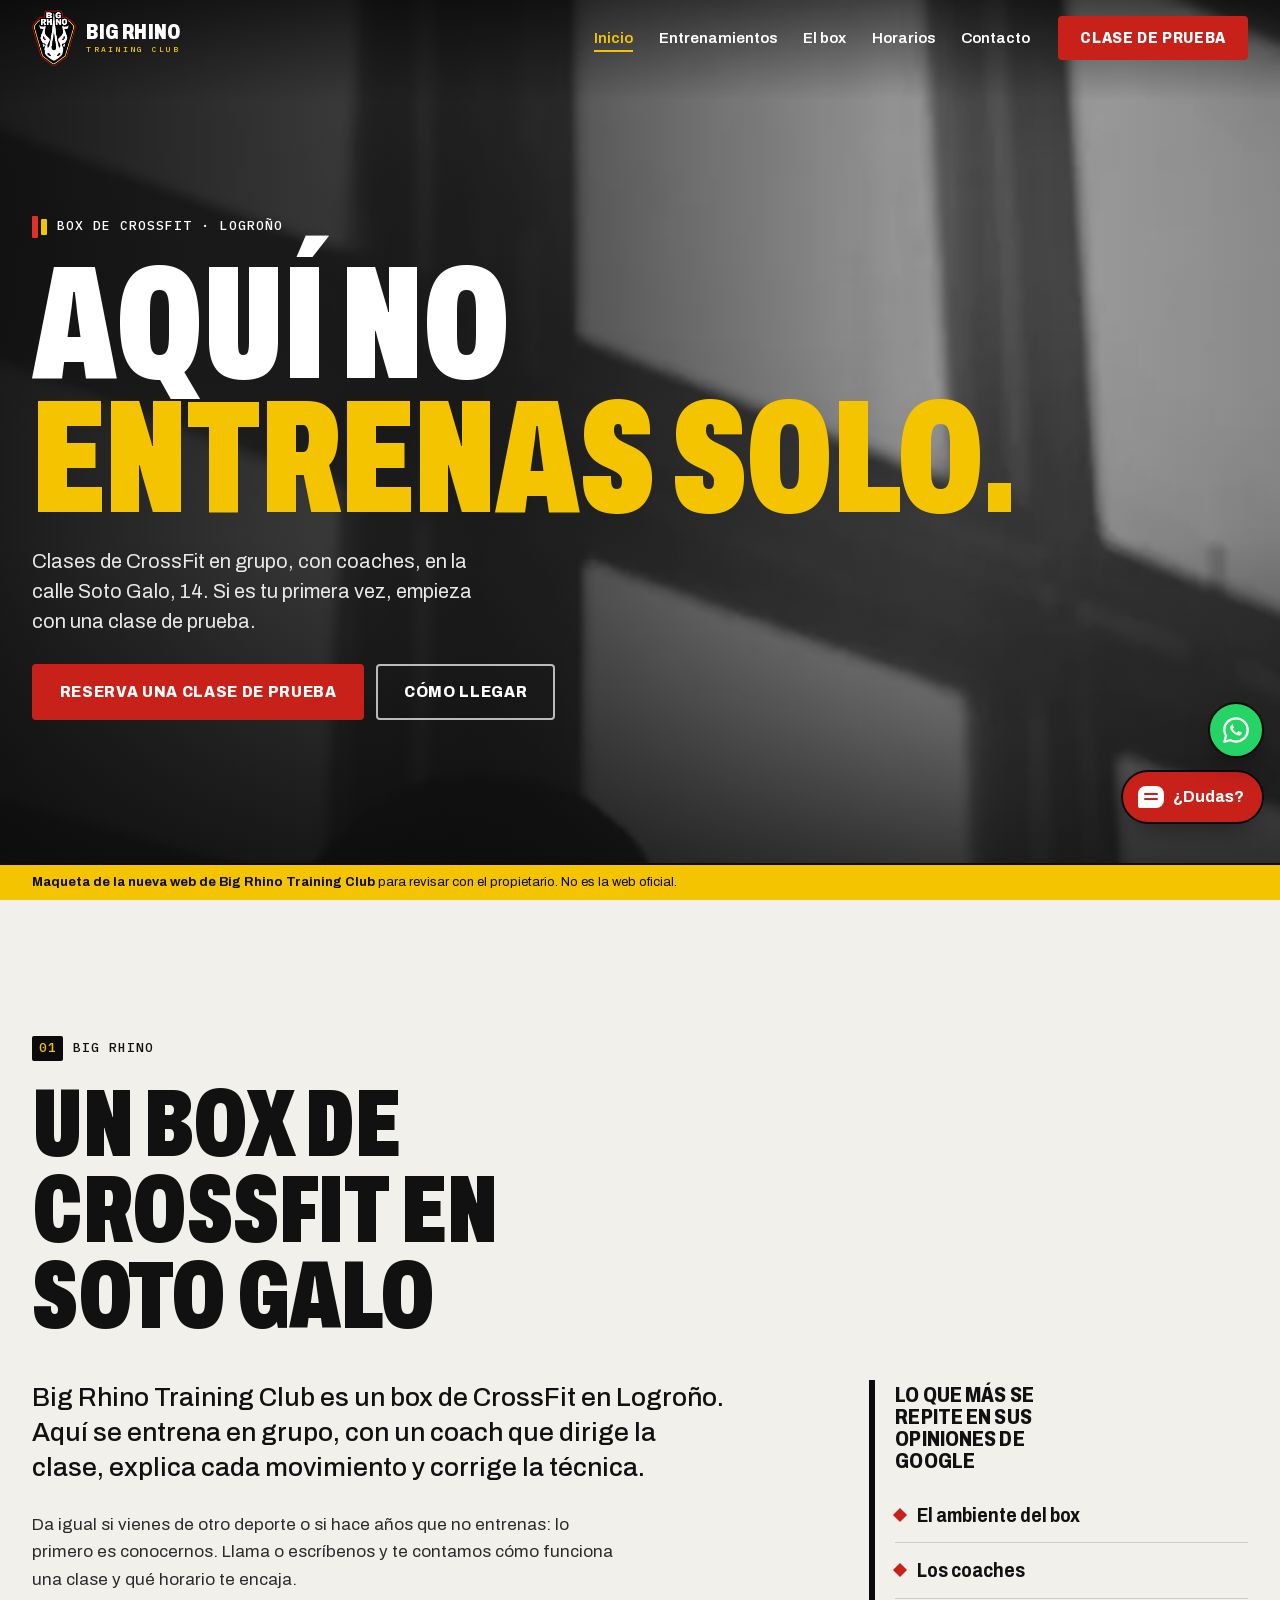
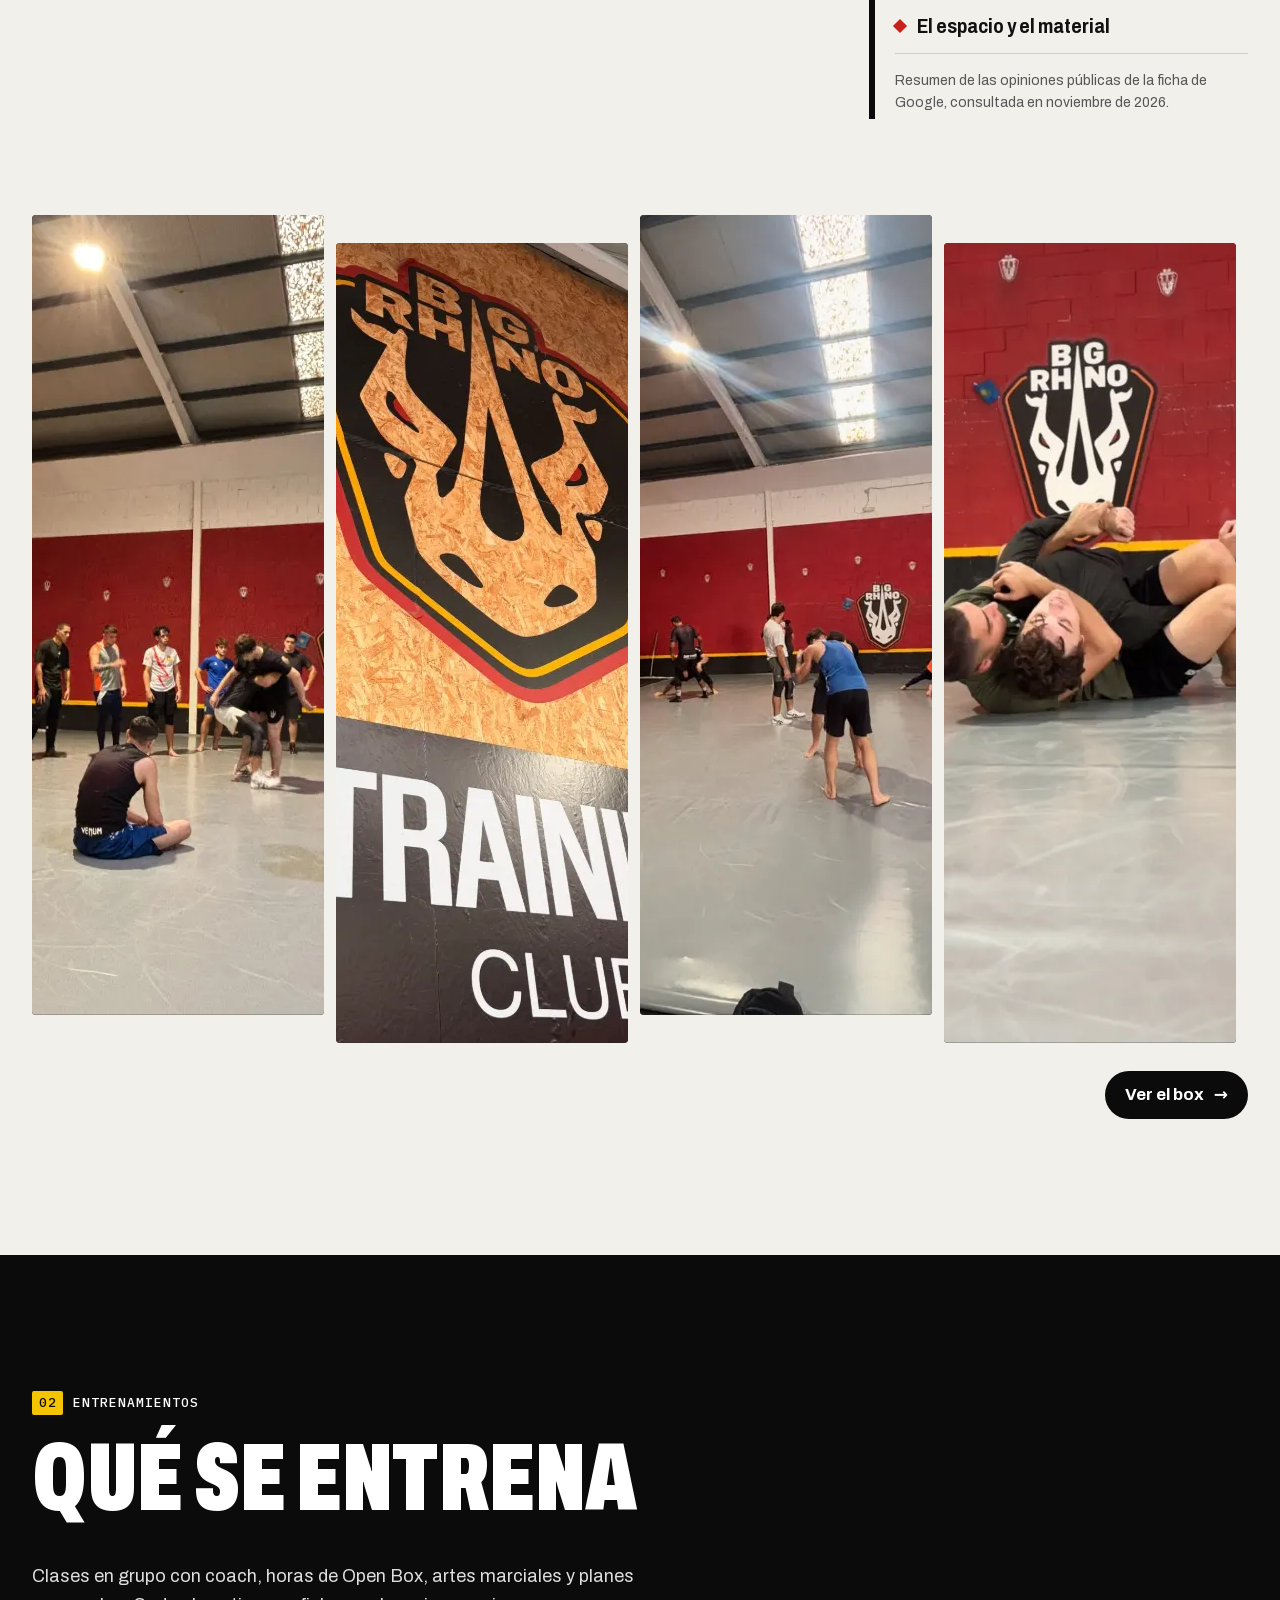
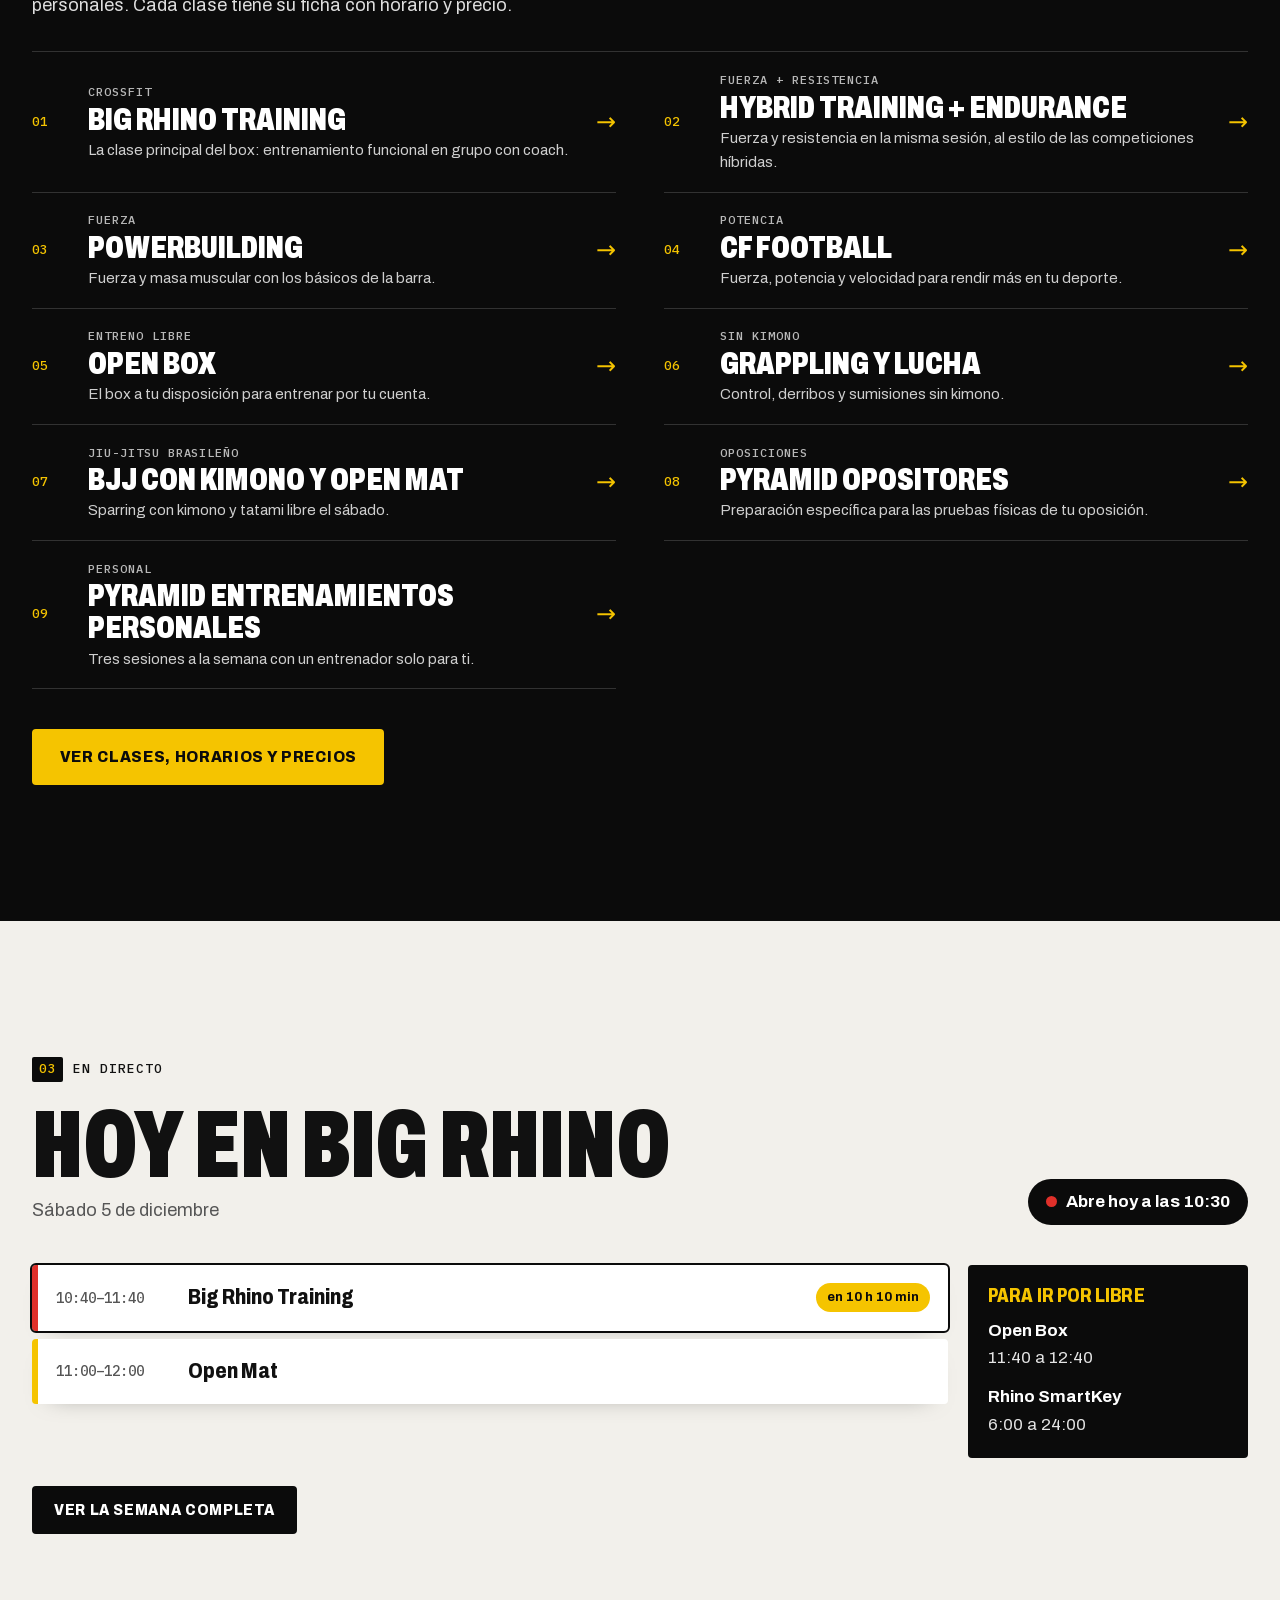
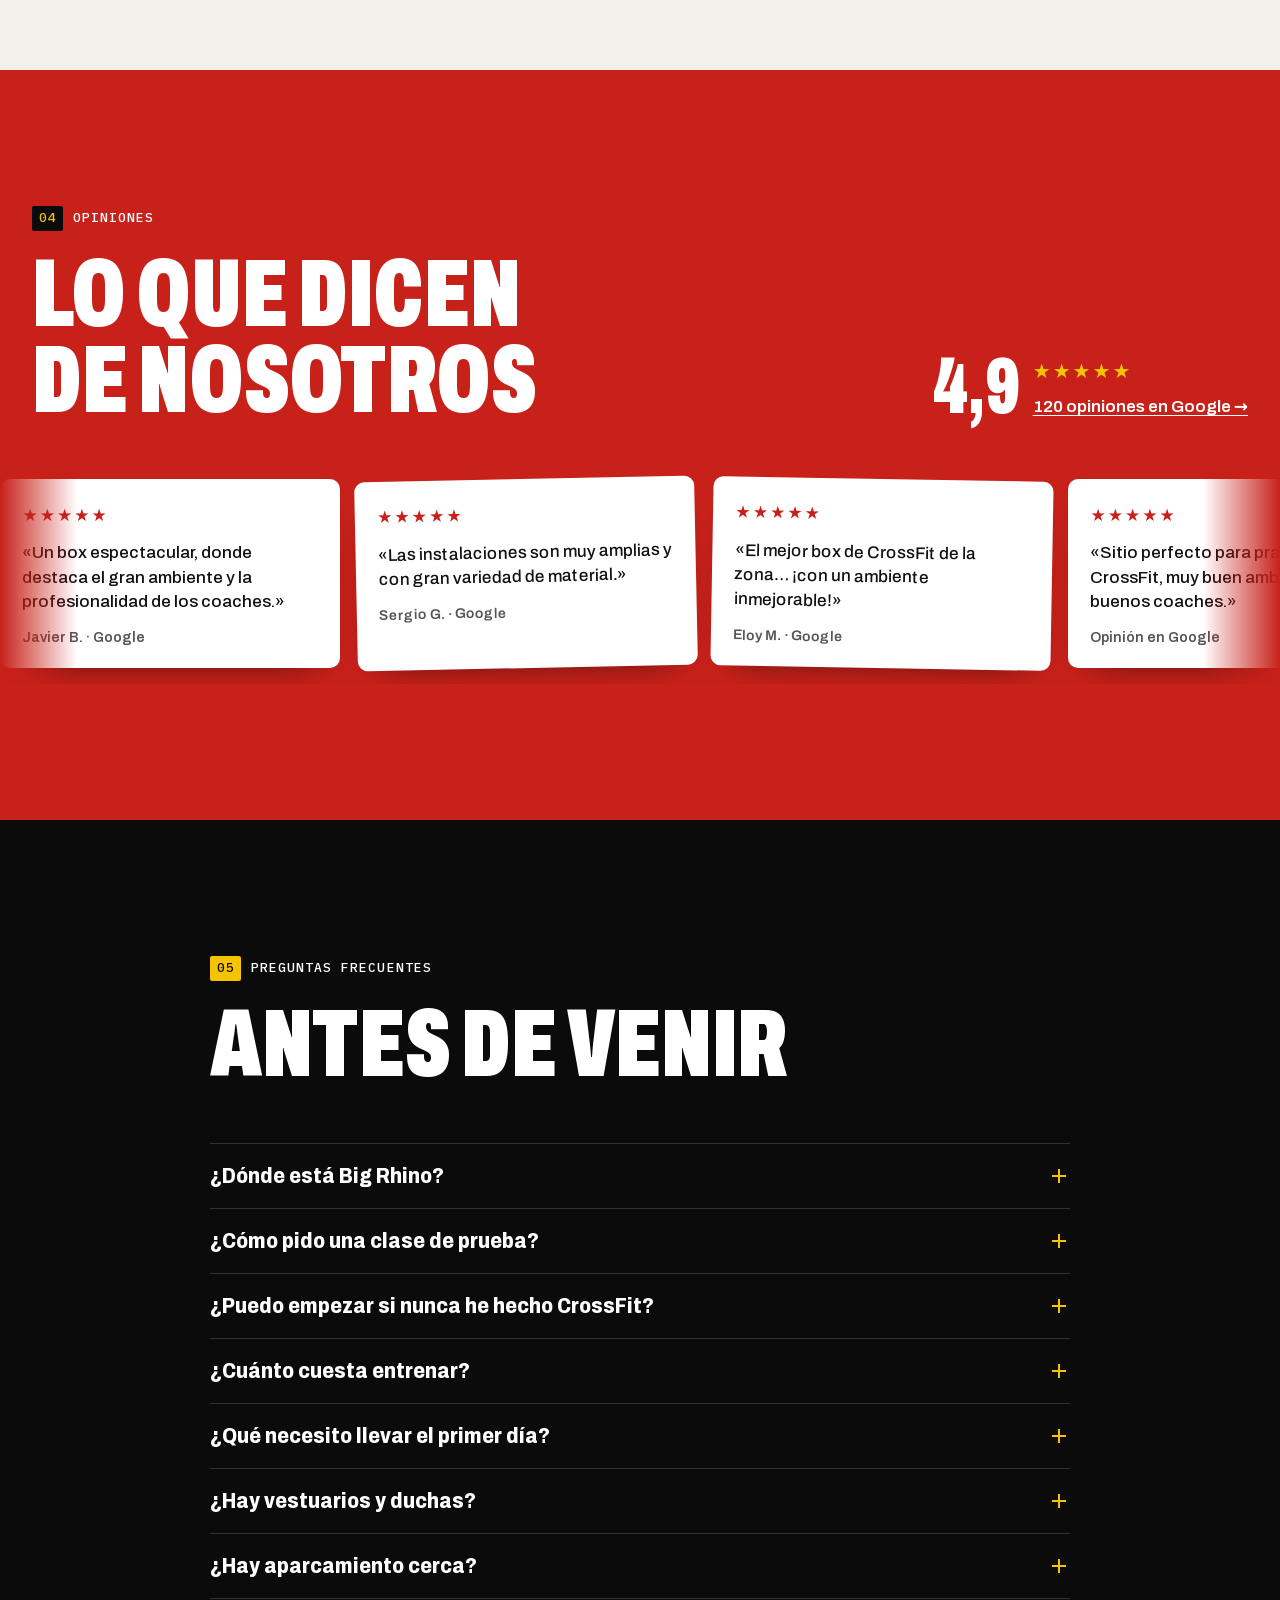
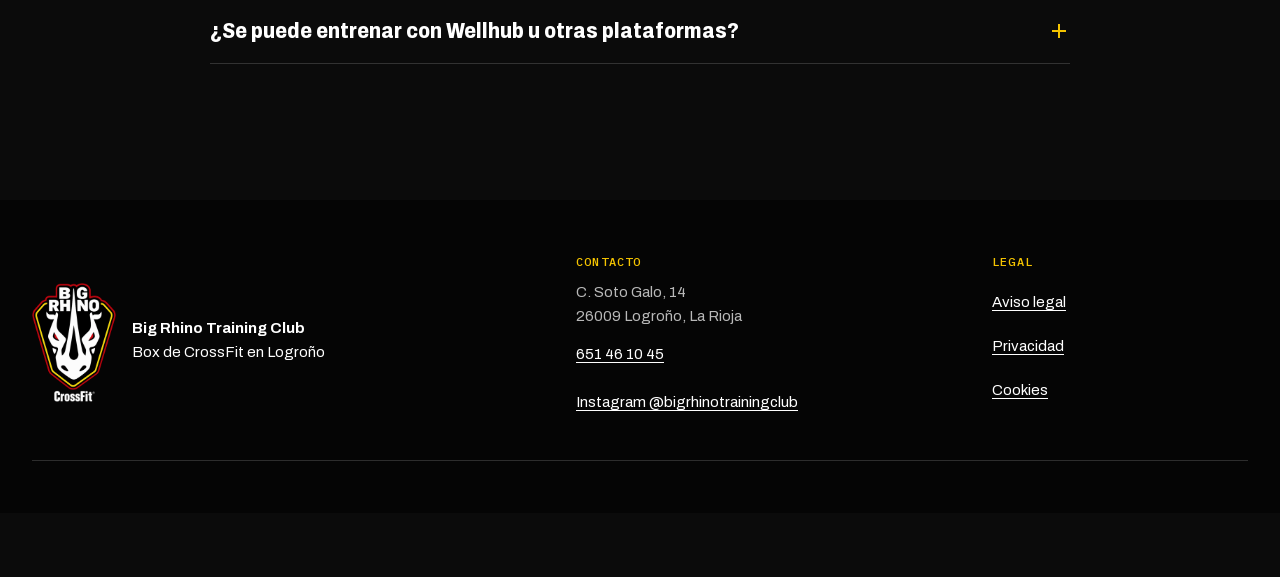
<file: index.html>
<!doctype html>
<html lang="es">
<head>
  <meta charset="utf-8">
  <meta name="viewport" content="width=device-width, initial-scale=1, viewport-fit=cover">
  <title>Big Rhino Training Club | Box de CrossFit en Logroño</title>
  <meta name="description" content="Box de CrossFit en Logroño, en la calle Soto Galo, 14. Entrena en grupo con coaches, pide una clase de prueba por teléfono o Instagram y encuentra cómo llegar.">
  <!-- BORRADOR: quitar esta línea cuando el propietario apruebe la web y haya dominio definitivo -->
  <meta name="robots" content="noindex, nofollow">
  <meta name="theme-color" content="#0b0b0b">
  <meta property="og:type" content="website">
  <meta property="og:locale" content="es_ES">
  <meta property="og:title" content="Big Rhino Training Club · Box de CrossFit en Logroño">
  <meta property="og:description" content="Entrena CrossFit en grupo en la calle Soto Galo, 14, Logroño. Pide tu clase de prueba.">
  <link rel="icon" href="favicon.png" type="image/png">
  <link rel="apple-touch-icon" href="apple-touch-icon.png">
  <link rel="preload" href="assets/fonts/archivo-var-latin.woff2" as="font" type="font/woff2" crossorigin>
  <link rel="stylesheet" href="assets/css/styles.css?v=34">
  <script src="assets/js/telon.js?v=4"></script>
  <script>
    /* Animación de entrada: una sola vez por navegador y nunca con «reducir movimiento». */
    (function () {
      var d = document.documentElement, visto = false;
      d.classList.add('js');
      try { visto = localStorage.getItem('br-intro') === '1'; } catch (e) { visto = true; }
      // Si se llega desde otra página con el telón, no se repite la intro 3D.
      if (!visto && !d.classList.contains('telon-entrada') && !matchMedia('(prefers-reduced-motion: reduce)').matches) d.classList.add('con-intro');
    })();
  </script>
  <!-- Datos estructurados: solo lo confirmado (nombre, dirección, teléfono, Instagram). Sin horarios ni valoraciones. -->
  <script type="application/ld+json">
  {
    "@context": "https://schema.org",
    "@type": "ExerciseGym",
    "name": "Big Rhino Training Club",
    "telephone": "+34 651 46 10 45",
    "address": {
      "@type": "PostalAddress",
      "streetAddress": "C. Soto Galo, 14",
      "postalCode": "26009",
      "addressLocality": "Logroño",
      "addressRegion": "La Rioja",
      "addressCountry": "ES"
    },
    "sameAs": ["https://www.instagram.com/bigrhinotrainingclub/"]
  }
  </script>
</head>
<body>
  <a class="saltar-enlace" href="#contenido">Saltar al contenido</a>

  <!-- Animación 3D de entrada: la cámara atraviesa el logo y entra en la web.
       No bloquea (pointer-events: none), dura 2,3 s, se salta con cualquier tecla, clic, rueda o gesto,
       solo sale en la primera visita y nunca con «reducir movimiento». -->
  <div class="intro" id="intro" aria-hidden="true">
    <div class="intro__escena">
      <div class="intro__logo" id="intro-logo">
        <img class="intro__capa intro__canto" style="--i:6" data-src="assets/img/logo/capa-base.webp" alt="">
        <img class="intro__capa intro__canto" style="--i:5" data-src="assets/img/logo/capa-base.webp" alt="">
        <img class="intro__capa intro__canto" style="--i:4" data-src="assets/img/logo/capa-base.webp" alt="">
        <img class="intro__capa intro__canto" style="--i:3" data-src="assets/img/logo/capa-base.webp" alt="">
        <img class="intro__capa intro__canto" style="--i:2" data-src="assets/img/logo/capa-base.webp" alt="">
        <img class="intro__capa intro__canto" style="--i:1" data-src="assets/img/logo/capa-base.webp" alt="">
        <img class="intro__capa intro__base" data-src="assets/img/logo/capa-base.webp" alt="">
        <img class="intro__capa intro__anillo" data-src="assets/img/logo/capa-anillo.webp" alt="">
        <img class="intro__capa intro__rino" data-src="assets/img/logo/capa-rino.webp" alt="">
        <img class="intro__crossfit" data-src="assets/img/logo/crossfit-blanco.webp" alt="">
      </div>
    </div>
  </div>
  <script>
    /* Intro: descarga las capas solo si hace falta, espera a que estén cargadas (máx. 1 s)
       y se retira sola al terminar. Cualquier tecla, clic o rueda la corta. */
    (function () {
      var d = document.documentElement, intro = document.getElementById('intro');
      if (!d.classList.contains('con-intro')) { intro.remove(); return; }
      try { localStorage.setItem('br-intro', '1'); } catch (e) {}
      var imgs = [].slice.call(intro.querySelectorAll('img[data-src]')), hecho = false, empezada = false;
      function quitar() { d.classList.remove('con-intro', 'intro-en-marcha'); intro.remove(); }
      function terminar(rapido) {
        if (hecho) return; hecho = true;
        ['keydown', 'pointerdown', 'wheel', 'touchmove'].forEach(function (t) { removeEventListener(t, cortar); });
        if (rapido === true) { intro.classList.add('intro--fuera'); setTimeout(quitar, 260); }
        else quitar();
      }
      function cortar() { terminar(true); }
      ['keydown', 'pointerdown', 'wheel', 'touchmove'].forEach(function (t) { addEventListener(t, cortar, { passive: true }); });
      function empezar() {
        if (empezada || hecho) return; empezada = true;
        intro.classList.add('intro--lista'); d.classList.add('intro-en-marcha');
        setTimeout(terminar, 2350);
      }
      imgs.forEach(function (i) { i.src = i.getAttribute('data-src'); });
      var unicas = [].slice.call(intro.querySelectorAll('.intro__base, .intro__anillo, .intro__rino, .intro__crossfit'));
      var faltan = unicas.length;
      unicas.forEach(function (i) {
        function una() { if (--faltan === 0) empezar(); }
        if (i.complete && i.naturalWidth) una();
        else { i.addEventListener('load', una, { once: true }); i.addEventListener('error', cortar, { once: true }); }
      });
      setTimeout(function () { if (!empezada) terminar(true); }, 1000); // conexión lenta: sin intro
    })();
  </script>

  <div class="aviso-borrador" id="aviso-borrador" hidden>
    <p><strong>Maqueta de la nueva web de Big Rhino Training Club</strong> para revisar con el propietario. No es la web oficial.</p>
  </div>

  <header class="cabecera" id="cabecera">
    <div class="cabecera__in">
      <a class="marca" href="#inicio" aria-label="Big Rhino Training Club, ir al inicio">
        <img class="marca__emblema" src="assets/img/logo/logo-escudo-160.webp" width="160" height="203" alt="">
        <span class="marca__texto">Big Rhino <small>Training Club</small></span>
      </a>
      <button class="menu-boton" id="menu-boton" type="button" aria-expanded="false" aria-controls="menu">
        <span class="menu-boton__barras" aria-hidden="true"></span>
        <span class="menu-boton__texto">Menú</span>
      </button>
      <nav class="menu" id="menu" aria-label="Principal">
        <ul>
          <li><a href="#inicio" aria-current="page">Inicio</a></li>
          <li><a href="clases.html">Entrenamientos</a></li>
          <li><a href="box.html">El box</a></li>
          <li><a href="horarios.html">Horarios</a></li>
          <li><a href="contacto.html">Contacto</a></li>
        </ul>
        <a class="boton boton--rojo menu__cta" href="prueba.html">Clase de prueba</a>
      </nav>
    </div>
  </header>

  <main id="contenido">
    <!-- ============================================================ PORTADA -->
    <section class="portada" id="inicio" aria-labelledby="titulo-portada">
      <div class="portada__medio" id="portada-medio">
        <picture>
          <source media="(min-width: 900px)" srcset="assets/img/portada-poster-1280.webp" type="image/webp">
          <source media="(min-width: 900px)" srcset="assets/img/portada-poster-1280.jpg">
          <source srcset="assets/img/portada-poster-movil.webp" type="image/webp">
          <img class="portada__poster" src="assets/img/portada-poster-movil.jpg" alt="" width="540" height="960" fetchpriority="high">
        </picture>
        <!-- El vídeo lo añade main.js (horizontal en escritorio, vertical en móvil), salvo con «ahorro de datos» o «reducir movimiento». -->
      </div>
      <div class="portada__velo" aria-hidden="true"></div>

      <div class="portada__contenido">
        <p class="etiqueta"><span class="discos" aria-hidden="true"></span>Box de CrossFit · Logroño</p>
        <h1 class="portada__titulo" id="titulo-portada">
          <span class="portada__linea">Aquí no</span>
          <span class="portada__linea">entrenas solo.</span>
        </h1>
        <p class="portada__frase">Clases de CrossFit en grupo, con coaches, en la calle Soto Galo, 14. Si es tu primera vez, empieza con una clase de prueba.</p>
        <div class="portada__acciones">
          <a class="boton boton--rojo boton--grande" href="prueba.html">Reserva una clase de prueba</a>
          <a class="boton boton--claro boton--grande" data-enlace="comoLlegar" href="https://www.google.com/maps/dir/?api=1&amp;destination=Big+Rhino+Training+Club%2C+C.+Soto+Galo+14%2C+26009+Logro%C3%B1o" target="_blank" rel="noopener">Cómo llegar</a>
        </div>
        <p class="valoracion" id="valoracion" hidden></p>
      </div>

      <div class="portada__pie" id="portada-pie">
        <p class="portada__aviso" id="aviso-stock">Imagen de stock ilustrativa (Pexels). No es Big Rhino.</p>
      </div>
    </section>

    <!-- ====================================================== PRESENTACIÓN -->
    <section class="seccion seccion--papel" id="presentacion" aria-labelledby="titulo-box">
      <div class="contenedor rejilla-box">
        <header class="seccion__cabeza">
          <p class="indice"><span>01</span> Big Rhino</p>
          <h2 id="titulo-box">Un box de CrossFit en Soto Galo</h2>
        </header>
        <div class="box__texto">
          <p class="entradilla">Big Rhino Training Club es un box de CrossFit en Logroño. Aquí se entrena en grupo, con un coach que dirige la clase, explica cada movimiento y corrige la técnica.</p>
          <p>Da igual si vienes de otro deporte o si hace años que no entrenas: lo primero es conocernos. Llama o escríbenos y te contamos cómo funciona una clase y qué horario te encaja.</p>
        </div>
        <aside class="box__opiniones" aria-labelledby="titulo-opiniones">
          <h3 id="titulo-opiniones">Lo que más se repite en sus opiniones de Google</h3>
          <ul class="lista-marcas">
            <li>El ambiente del box</li>
            <li>Los coaches</li>
            <li>El espacio y el material</li>
          </ul>
          <p class="fuente">Resumen de las opiniones públicas de la ficha de Google, consultada en noviembre de 2026.</p>
        </aside>
      </div>
      <div class="contenedor tira-box" id="tira-box" aria-label="Fotos del box">
        <div class="tira-box__fotos" id="tira-fotos"></div>
        <a class="tira-box__mas" href="box.html"><span>Ver el box</span><span aria-hidden="true">→</span></a>
      </div>
    </section>

    <!-- ===================================================== ENTRENAMIENTOS -->
    <section class="seccion seccion--negra" id="entrenamientos" aria-labelledby="titulo-entrenamientos">
      <div class="contenedor">
        <header class="seccion__cabeza">
          <p class="indice"><span>02</span> Entrenamientos</p>
          <h2 id="titulo-entrenamientos">Qué se entrena</h2>
        </header>
        <p class="entrenamientos__intro">Clases en grupo con coach, horas de Open Box, artes marciales y planes personales. Cada clase tiene su ficha con horario y precio.</p>
        <div class="modalidades" id="modalidades"></div>
        <p class="entrenamientos__mas"><a class="boton boton--amarillo boton--grande" href="clases.html">Ver clases, horarios y precios</a></p>
      </div>
    </section>

    <!-- ====================================================== HOY EN EL BOX -->
    <section class="seccion seccion--papel hoy" id="hoy" aria-labelledby="titulo-hoy">
      <div class="contenedor">
        <header class="hoy__cabeza">
          <div>
            <p class="indice"><span>03</span> En directo</p>
            <h2 id="titulo-hoy">Hoy en Big Rhino</h2>
            <p class="hoy__fecha" id="hoy-fecha"></p>
          </div>
          <p class="hoy__estado" id="hoy-estado" hidden></p>
        </header>
        <div class="hoy__cuerpo">
          <ol class="hoy__clases" id="hoy-clases" aria-label="Clases de hoy"></ol>
          <aside class="hoy__lateral" id="hoy-lateral"></aside>
        </div>
        <p class="hoy__mas"><a class="boton boton--negro" href="horarios.html">Ver la semana completa</a></p>
      </div>
    </section>

    <!-- ========================================================= OPINIONES -->
    <section class="seccion seccion--roja opiniones" id="opiniones" aria-labelledby="titulo-opiniones-g" hidden>
      <div class="contenedor opiniones__cabeza">
        <div>
          <p class="indice"><span>04</span> Opiniones</p>
          <h2 id="titulo-opiniones-g">Lo que dicen de nosotros</h2>
        </div>
        <a class="opiniones__nota" id="opiniones-nota" target="_blank" rel="noopener"></a>
      </div>
      <div class="opiniones__pista" id="opiniones-pista"></div>
    </section>

    <!-- =============================================================== FAQ -->
    <section class="seccion seccion--negra" id="preguntas" aria-labelledby="titulo-faq">
      <div class="contenedor contenedor--estrecho">
        <header class="seccion__cabeza">
          <p class="indice"><span>05</span> Preguntas frecuentes</p>
          <h2 id="titulo-faq">Antes de venir</h2>
        </header>
        <div class="faq" id="faq"></div>
      </div>
    </section>
  </main>

  <footer class="pie">
    <div class="contenedor pie__rejilla">
      <div class="pie__marca">
        <img class="pie__emblema" src="assets/img/logo/logo-completo-blanco-480.webp" width="480" height="677" alt="" loading="lazy">
        <p><strong>Big Rhino Training Club</strong><br>Box de CrossFit en Logroño</p>
      </div>
      <div>
        <h2 class="pie__titulo">Contacto</h2>
        <p data-direccion>C. Soto Galo, 14<br>26009 Logroño, La Rioja</p>
        <p><a data-tel href="tel:+34651461045">651 46 10 45</a></p>
        <p><a data-enlace="instagram" href="https://www.instagram.com/bigrhinotrainingclub/" target="_blank" rel="noopener">Instagram @bigrhinotrainingclub</a></p>
      </div>
      <div>
        <h2 class="pie__titulo">Legal</h2>
        <ul class="pie__lista">
          <li><a href="aviso-legal.html">Aviso legal</a></li>
          <li><a href="privacidad.html">Privacidad</a></li>
          <li><a href="cookies.html">Cookies</a></li>
        </ul>
      </div>
    </div>
    <div class="contenedor pie__creditos">
      <p id="credito-video">Vídeo de portada: Tima Miroshnichenko en Pexels (licencia de Pexels). Imagen ilustrativa, no corresponde a Big Rhino.</p>
    </div>
  </footer>

  <script src="assets/js/config.js?v=16"></script>
  <script src="assets/js/main.js?v=24" defer></script>
  <script src="assets/js/asistente.js?v=3" defer></script>
</body>
</html>
</file>
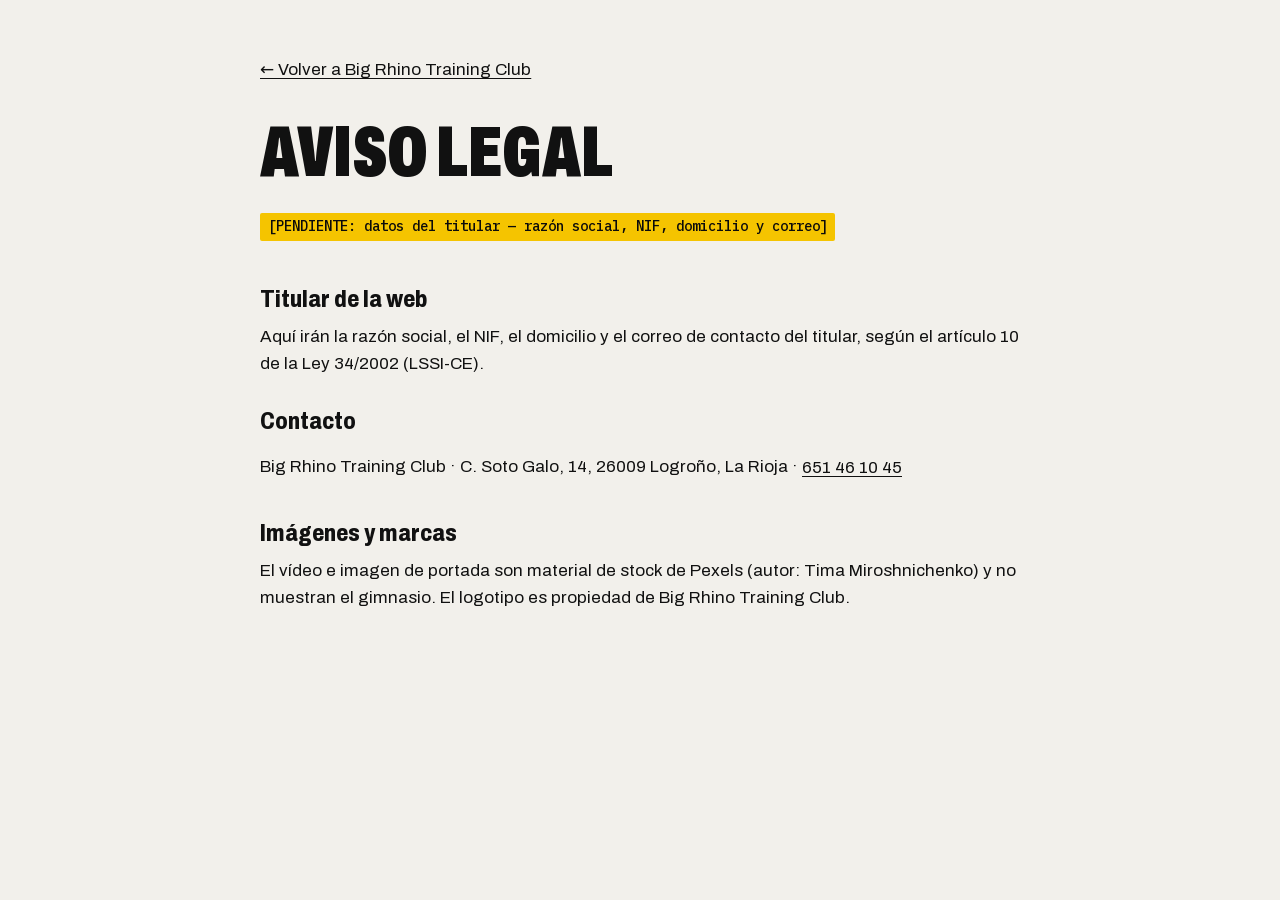
<file: aviso-legal.html>
<!doctype html>
<html lang="es">
<head>
  <meta charset="utf-8">
  <meta name="viewport" content="width=device-width, initial-scale=1">
  <title>Aviso legal | Big Rhino Training Club</title>
  <meta name="robots" content="noindex">
  <link rel="icon" href="favicon.png" type="image/png">
  <link rel="stylesheet" href="assets/css/styles.css?v=34">
  <script src="assets/js/telon.js?v=4"></script>
</head>
<body class="legal">
  <main>
    <p><a href="index.html">← Volver a Big Rhino Training Club</a></p>
    <h1>Aviso legal</h1>
    <p class="pendiente">[PENDIENTE: datos del titular — razón social, NIF, domicilio y correo]</p>
    <h2>Titular de la web</h2>
    <p>Aquí irán la razón social, el NIF, el domicilio y el correo de contacto del titular, según el artículo 10 de la Ley 34/2002 (LSSI-CE).</p>
    <h2>Contacto</h2>
    <p>Big Rhino Training Club · C. Soto Galo, 14, 26009 Logroño, La Rioja · <a href="tel:+34651461045">651 46 10 45</a></p>
    <h2>Imágenes y marcas</h2>
    <p>El vídeo e imagen de portada son material de stock de Pexels (autor: Tima Miroshnichenko) y no muestran el gimnasio. El logotipo es propiedad de Big Rhino Training Club.</p>
  </main>
</body>
</html>
</file>
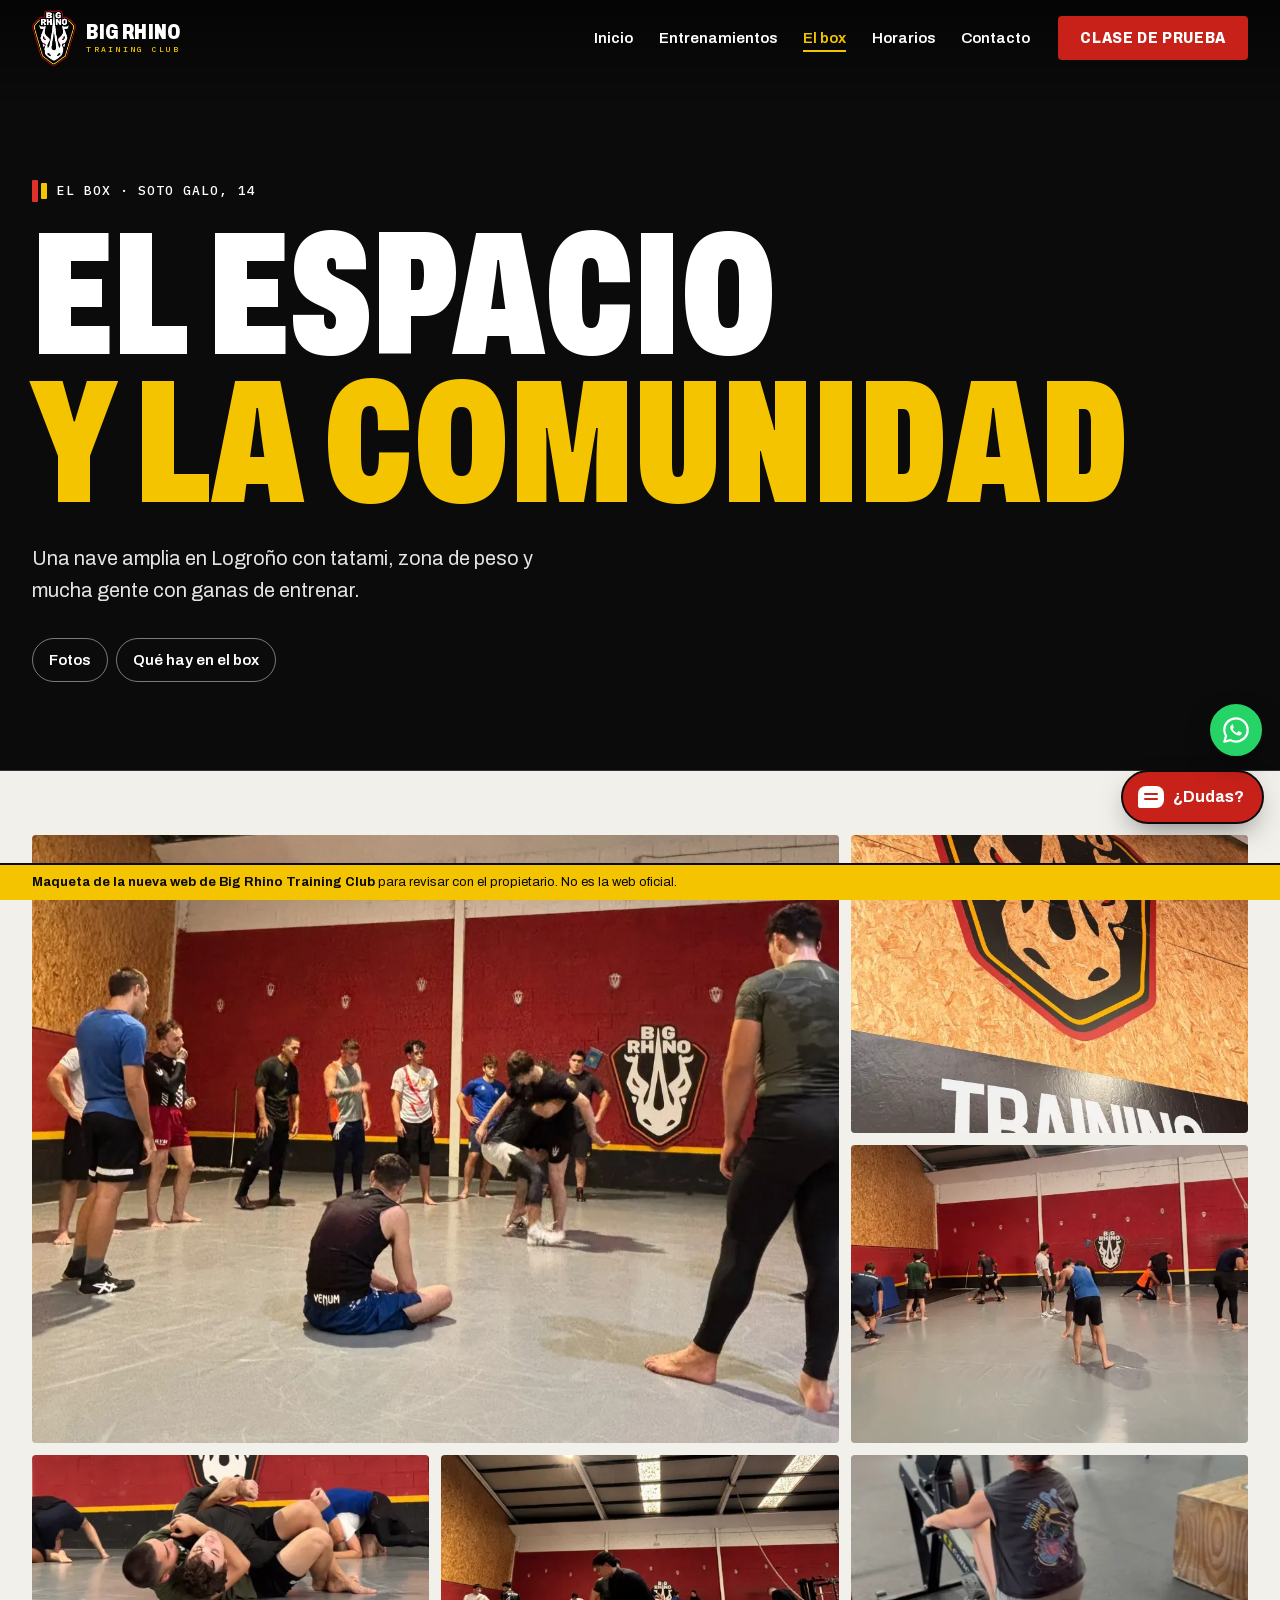
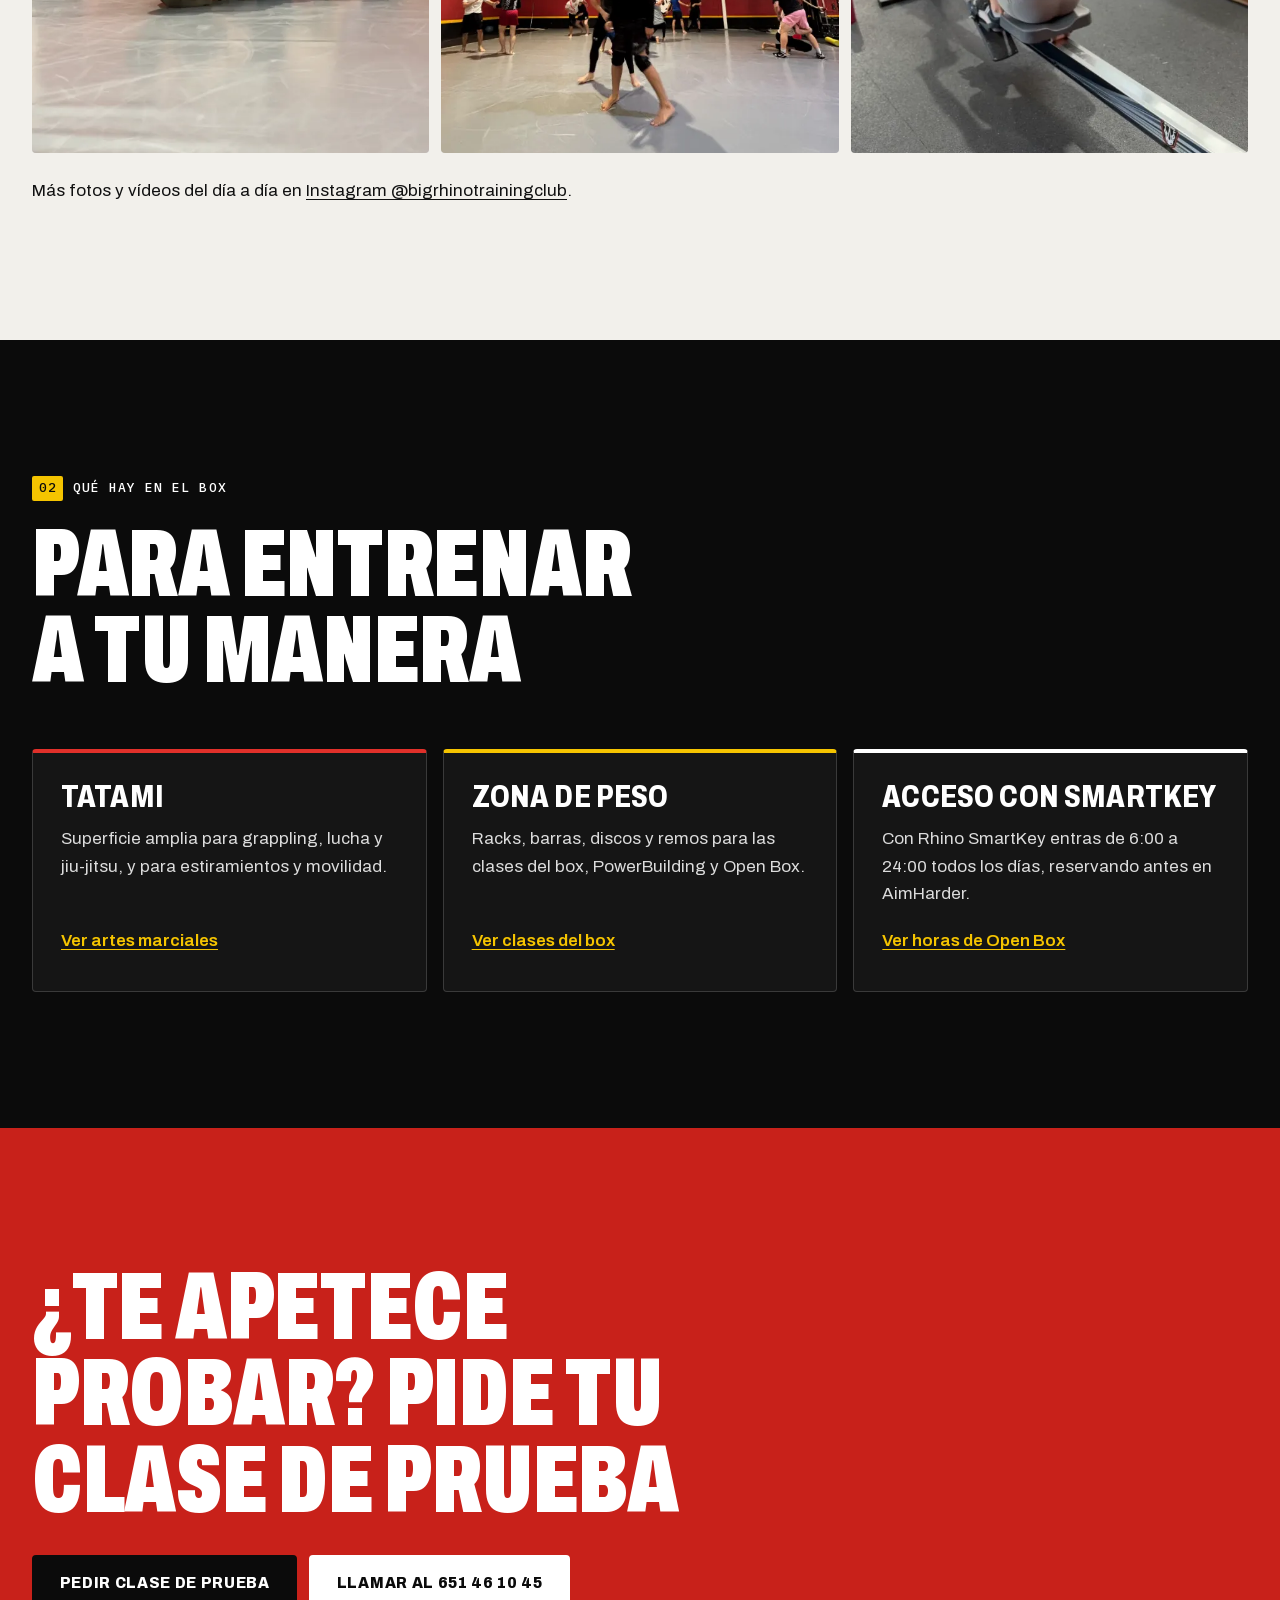
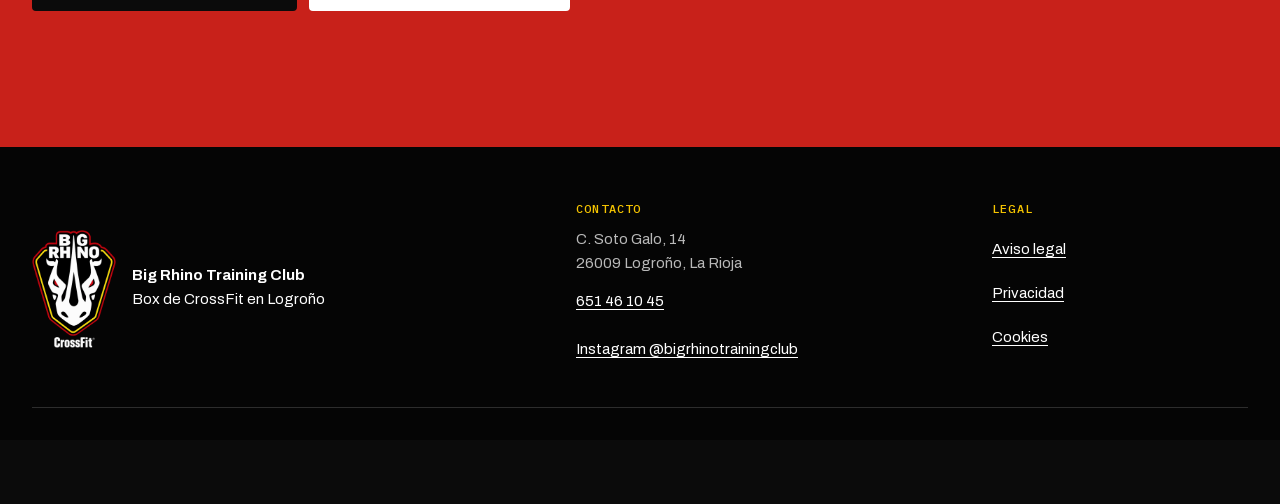
<file: box.html>
<!doctype html>
<html lang="es">
<head>
  <meta charset="utf-8">
  <meta name="viewport" content="width=device-width, initial-scale=1, viewport-fit=cover">
  <title>El box | Big Rhino Training Club, Logroño</title>
  <meta name="description" content="Fotos del box de Big Rhino Training Club en C. Soto Galo, 14, Logroño: tatami, zona de peso y la gente que entrena allí.">
  <!-- BORRADOR: quitar esta línea cuando el propietario apruebe la web y haya dominio definitivo -->
  <meta name="robots" content="noindex, nofollow">
  <meta name="theme-color" content="#0b0b0b">
  <meta property="og:type" content="website">
  <meta property="og:locale" content="es_ES">
  <meta property="og:title" content="El box · Big Rhino Training Club">
  <meta property="og:description" content="El espacio y la comunidad de Big Rhino en Soto Galo, 14, Logroño.">
  <link rel="icon" href="favicon.png" type="image/png">
  <link rel="apple-touch-icon" href="apple-touch-icon.png">
  <link rel="preload" href="assets/fonts/archivo-var-latin.woff2" as="font" type="font/woff2" crossorigin>
  <link rel="stylesheet" href="assets/css/styles.css?v=34">
  <script>document.documentElement.classList.add('js');</script>
  <script src="assets/js/telon.js?v=4"></script>
</head>
<body class="pagina-clases pagina-box">
  <a class="saltar-enlace" href="#contenido">Saltar al contenido</a>

  <div class="aviso-borrador" id="aviso-borrador" hidden>
    <p><strong>Maqueta de la nueva web de Big Rhino Training Club</strong> para revisar con el propietario. No es la web oficial.</p>
  </div>

  <header class="cabecera cabecera--solida" id="cabecera">
    <div class="cabecera__in">
      <a class="marca" href="index.html" aria-label="Big Rhino Training Club, ir al inicio">
        <img class="marca__emblema" src="assets/img/logo/logo-escudo-160.webp" width="160" height="203" alt="">
        <span class="marca__texto">Big Rhino <small>Training Club</small></span>
      </a>
      <button class="menu-boton" id="menu-boton" type="button" aria-expanded="false" aria-controls="menu">
        <span class="menu-boton__barras" aria-hidden="true"></span>
        <span class="menu-boton__texto">Menú</span>
      </button>
      <nav class="menu" id="menu" aria-label="Principal">
        <ul>
          <li><a href="index.html">Inicio</a></li>
          <li><a href="clases.html">Entrenamientos</a></li>
          <li><a href="box.html" aria-current="page">El box</a></li>
          <li><a href="horarios.html">Horarios</a></li>
          <li><a href="contacto.html">Contacto</a></li>
        </ul>
        <a class="boton boton--rojo menu__cta" href="prueba.html">Clase de prueba</a>
      </nav>
    </div>
  </header>

  <main id="contenido">
    <!-- ======================================================= CABECERA -->
    <section class="clases-portada" aria-labelledby="titulo-box-pag">
      <div class="contenedor">
        <p class="etiqueta"><span class="discos" aria-hidden="true"></span>El box · Soto Galo, 14</p>
        <h1 class="clases-portada__titulo" id="titulo-box-pag">El espacio <span>y la comunidad</span></h1>
        <p class="clases-portada__texto">Una nave amplia en Logroño con tatami, zona de peso y mucha gente con ganas de entrenar.</p>
        <nav class="saltos" aria-label="En esta página">
          <a href="#fotos">Fotos</a>
          <a href="#en-el-box">Qué hay en el box</a>
        </nav>
      </div>
    </section>

    <!-- ========================================================= GALERÍA -->
    <section class="seccion seccion--papel seccion--pegada" id="fotos" aria-labelledby="titulo-galeria">
      <div class="contenedor">
        <h2 class="sr-only" id="titulo-galeria">Fotos del box</h2>
        <p class="galeria__intro" id="galeria-intro" hidden></p>
        <div class="galeria" id="galeria"></div>
        <p class="galeria__mas">Más fotos y vídeos del día a día en <a data-enlace="instagram" href="https://www.instagram.com/bigrhinotrainingclub/" target="_blank" rel="noopener">Instagram @bigrhinotrainingclub</a>.</p>
      </div>
    </section>

    <!-- ===================================================== EN EL BOX -->
    <section class="seccion seccion--negra" id="en-el-box" aria-labelledby="titulo-en-box">
      <div class="contenedor">
        <header class="seccion__cabeza">
          <p class="indice"><span>02</span> Qué hay en el box</p>
          <h2 id="titulo-en-box">Para entrenar a tu manera</h2>
        </header>
        <ul class="rasgos">
          <li class="rasgo aparece">
            <h3>Tatami</h3>
            <p>Superficie amplia para grappling, lucha y jiu-jitsu, y para estiramientos y movilidad.</p>
            <a href="clases.html#lucha">Ver artes marciales</a>
          </li>
          <li class="rasgo aparece">
            <h3>Zona de peso</h3>
            <p>Racks, barras, discos y remos para las clases del box, PowerBuilding y Open Box.</p>
            <a href="clases.html#box">Ver clases del box</a>
          </li>
          <li class="rasgo aparece">
            <h3>Acceso con SmartKey</h3>
            <p>Con Rhino SmartKey entras de 6:00 a 24:00 todos los días, reservando antes en AimHarder.</p>
            <a href="horarios.html#open-box">Ver horas de Open Box</a>
          </li>
        </ul>
      </div>
    </section>

    <!-- ================================================== PRIMERA CLASE -->
    <section class="seccion seccion--roja clases-cta" aria-labelledby="titulo-cta">
      <div class="contenedor">
        <h2 id="titulo-cta">¿Te apetece probar? Pide tu clase de prueba</h2>
        <div class="prueba__acciones">
          <a class="boton boton--negro boton--grande" href="prueba.html">Pedir clase de prueba</a>
          <a class="boton boton--blanco boton--grande" data-tel href="tel:+34651461045">Llamar al 651 46 10 45</a>
        </div>
      </div>
    </section>
  </main>

  <footer class="pie">
    <div class="contenedor pie__rejilla">
      <div class="pie__marca">
        <img class="pie__emblema" src="assets/img/logo/logo-completo-blanco-480.webp" width="480" height="677" alt="" loading="lazy">
        <p><strong>Big Rhino Training Club</strong><br>Box de CrossFit en Logroño</p>
      </div>
      <div>
        <h2 class="pie__titulo">Contacto</h2>
        <p data-direccion>C. Soto Galo, 14<br>26009 Logroño, La Rioja</p>
        <p><a data-tel href="tel:+34651461045">651 46 10 45</a></p>
        <p><a data-enlace="instagram" href="https://www.instagram.com/bigrhinotrainingclub/" target="_blank" rel="noopener">Instagram @bigrhinotrainingclub</a></p>
      </div>
      <div>
        <h2 class="pie__titulo">Legal</h2>
        <ul class="pie__lista">
          <li><a href="aviso-legal.html">Aviso legal</a></li>
          <li><a href="privacidad.html">Privacidad</a></li>
          <li><a href="cookies.html">Cookies</a></li>
        </ul>
      </div>
    </div>
  </footer>

  <script src="assets/js/config.js?v=16"></script>
  <script src="assets/js/main.js?v=24" defer></script>
  <script src="assets/js/asistente.js?v=3" defer></script>
</body>
</html>
</file>
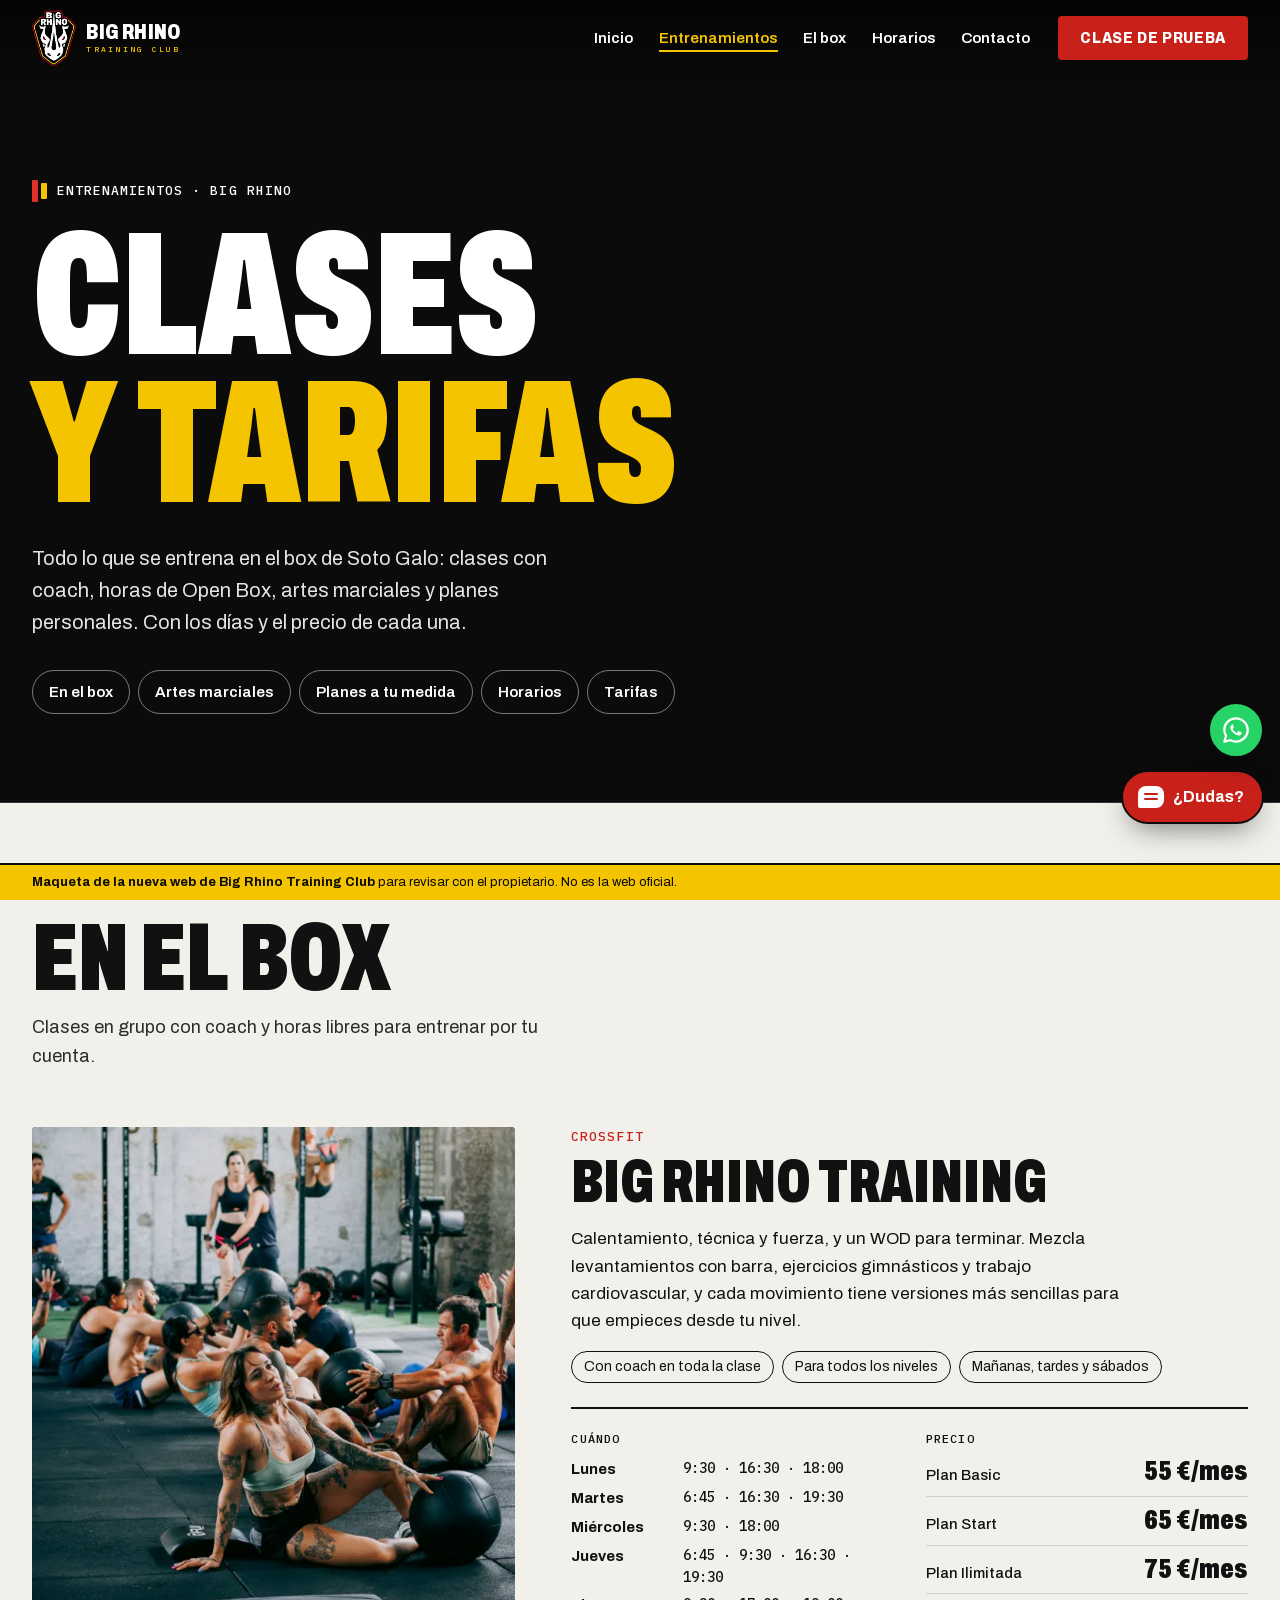
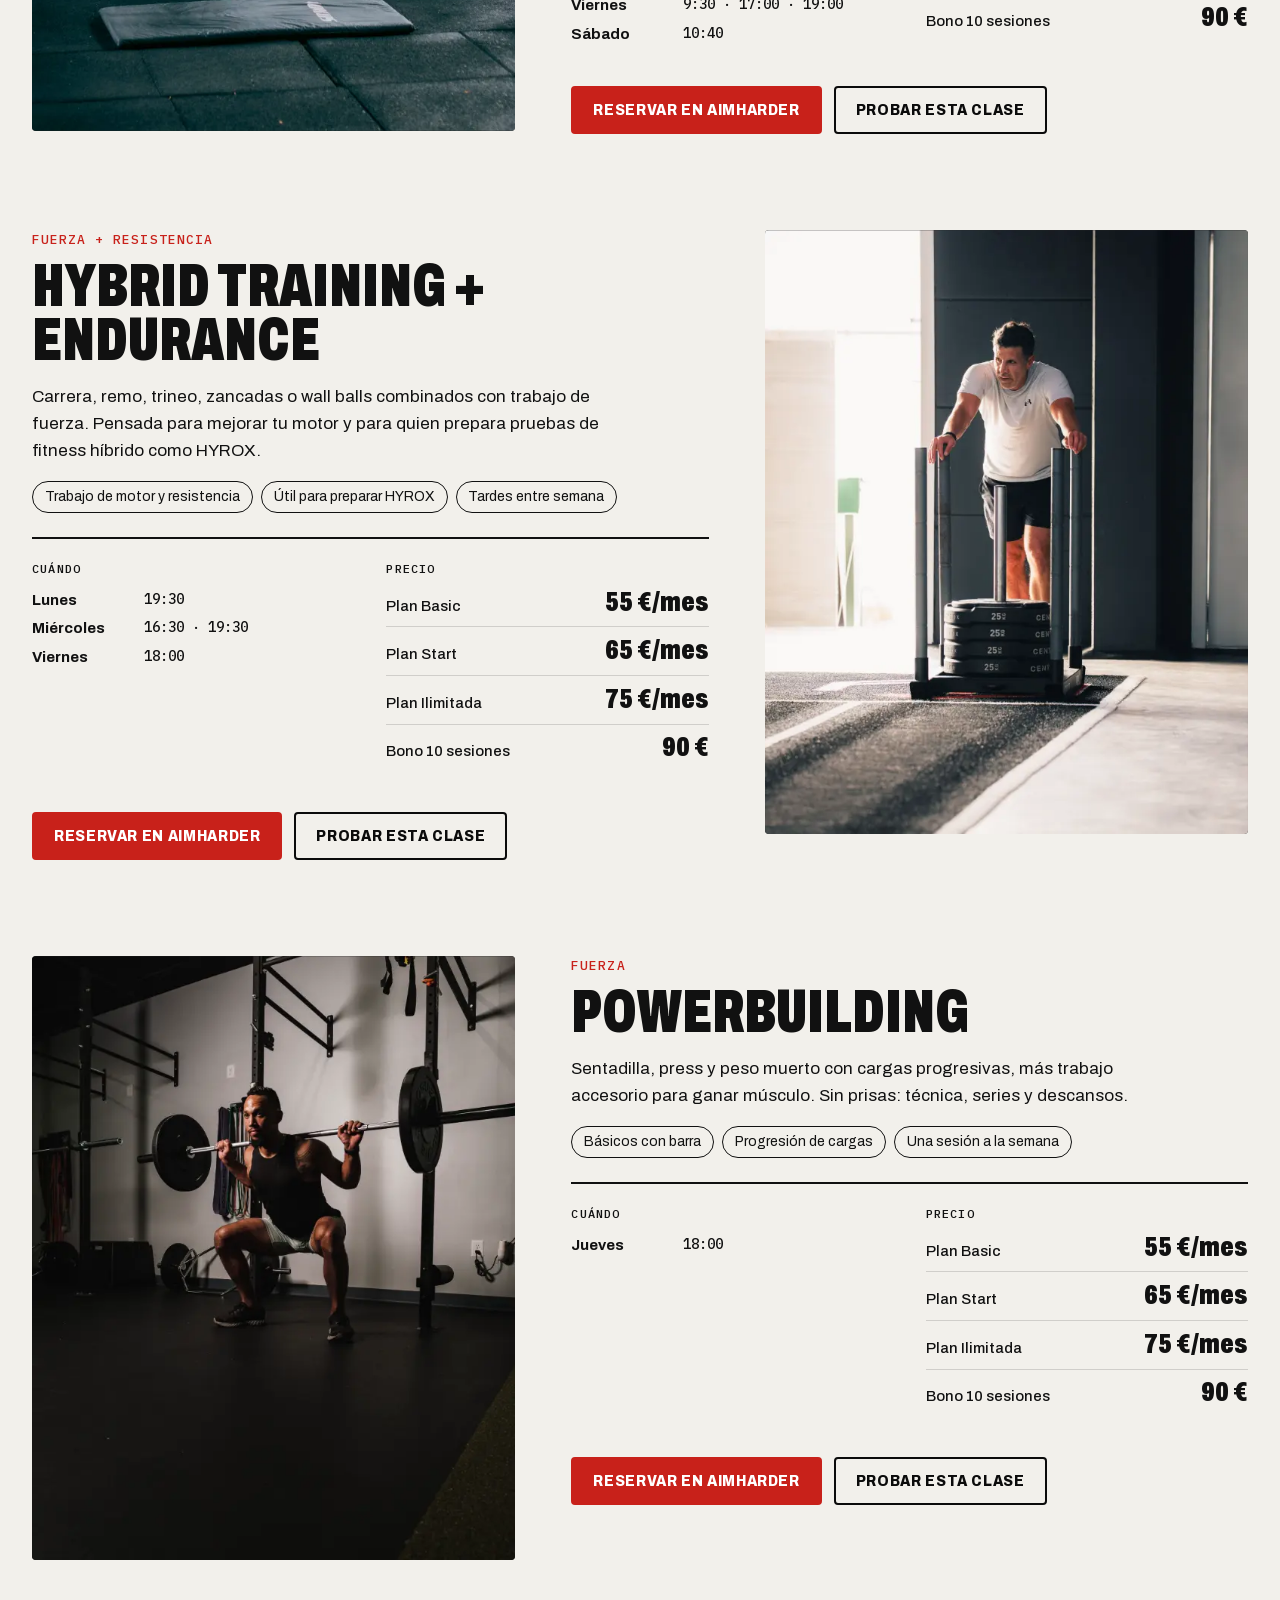
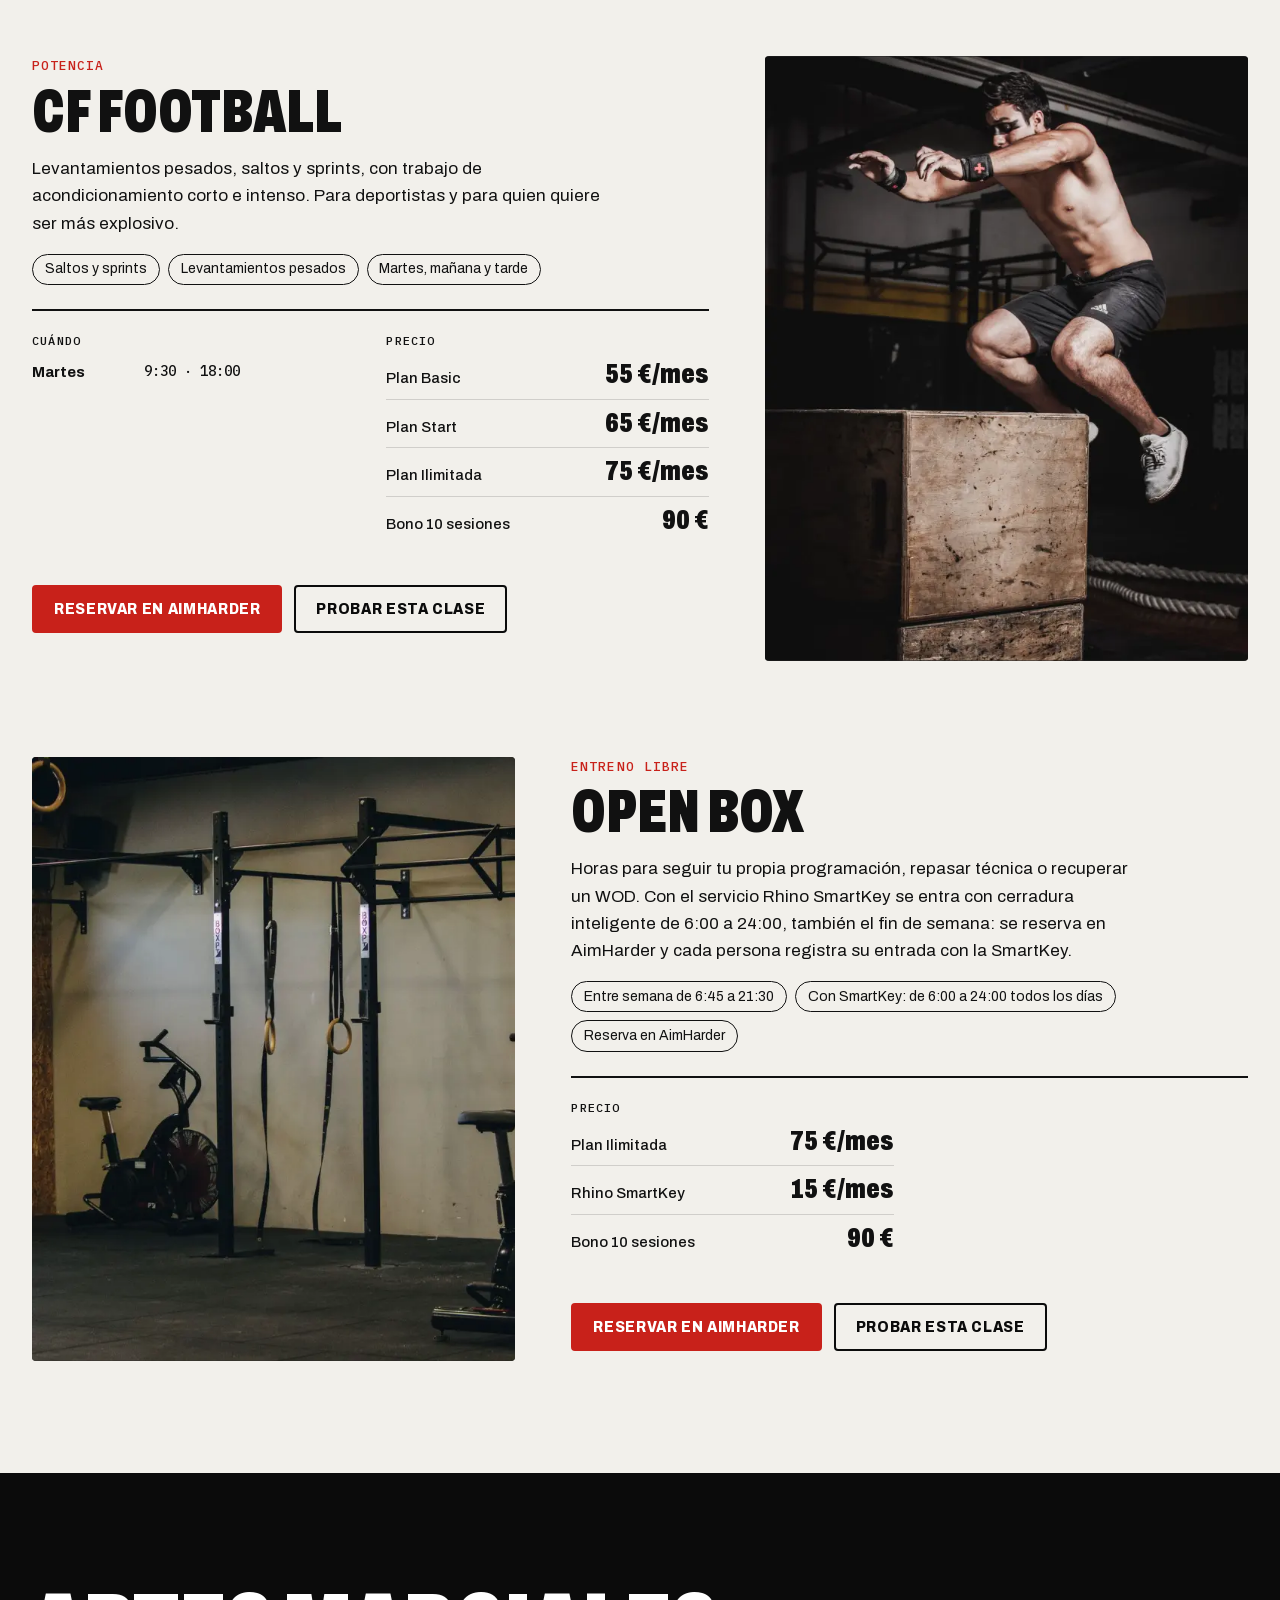
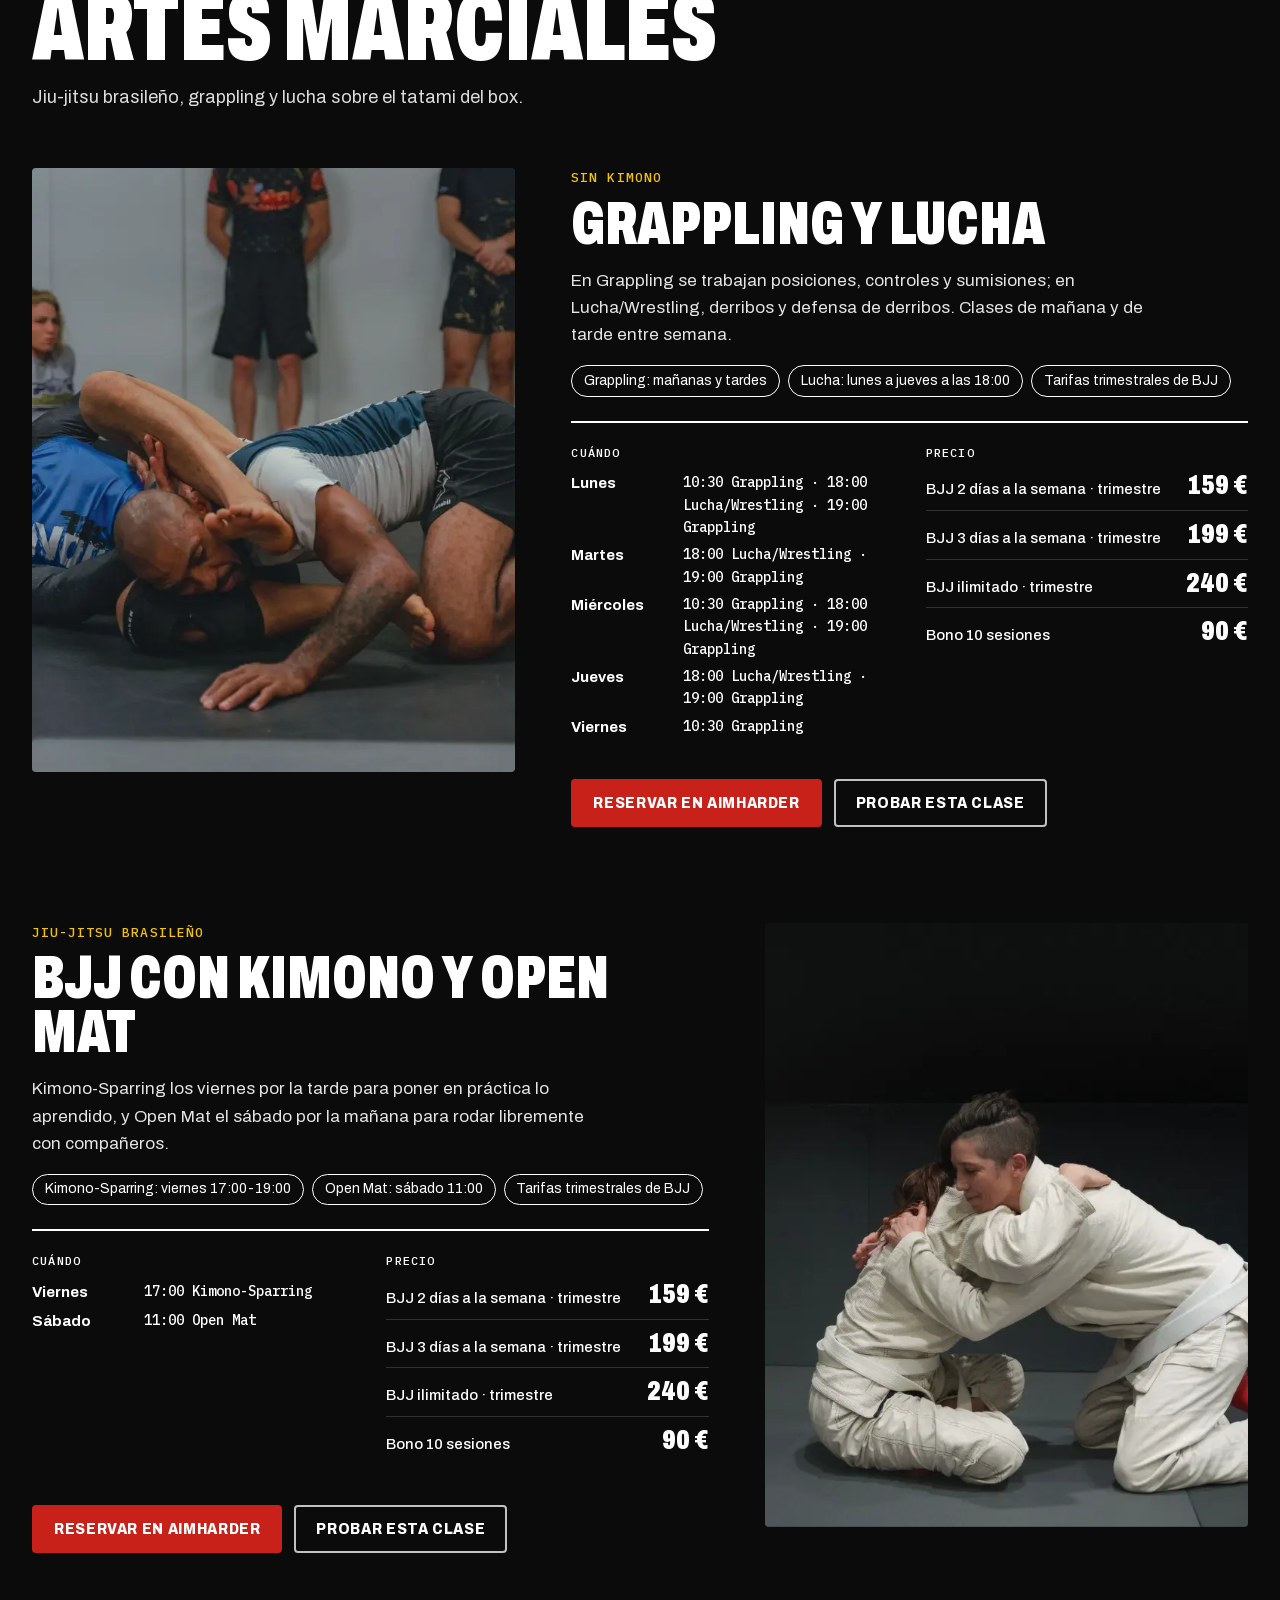
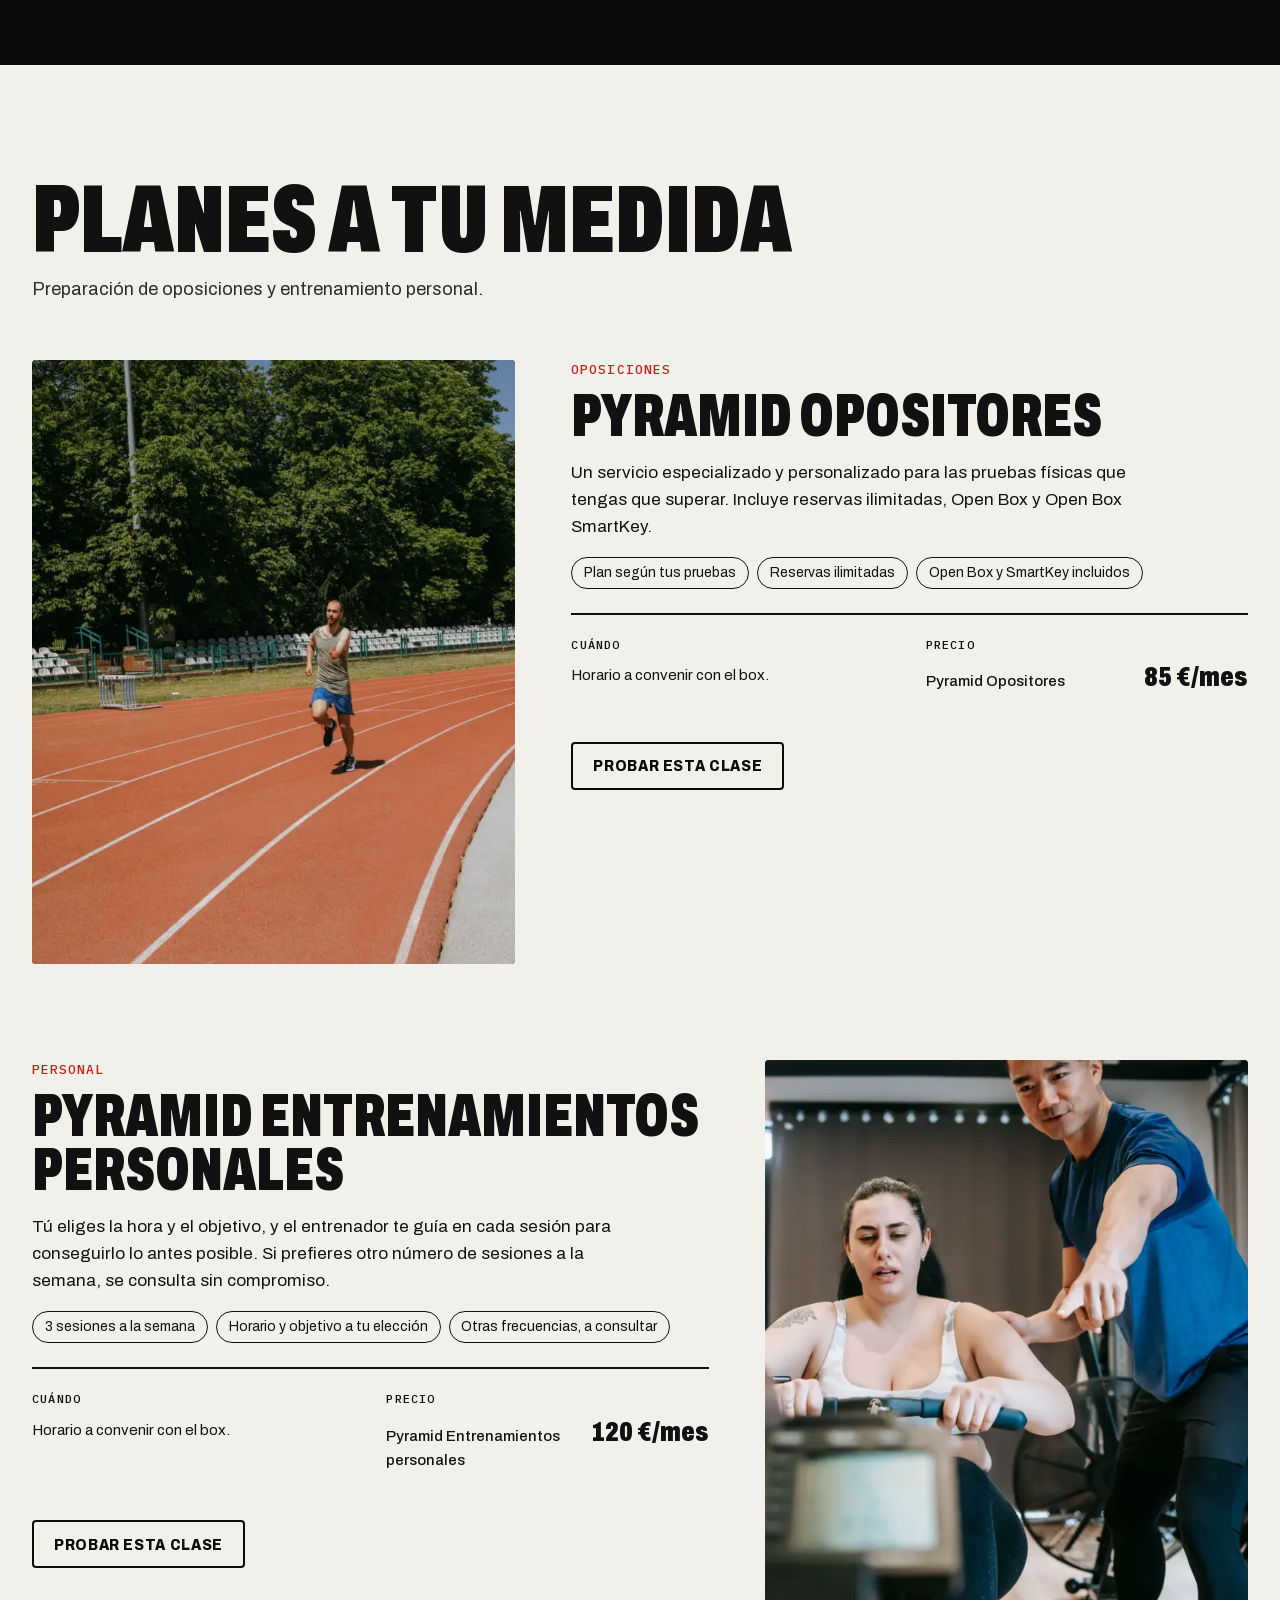
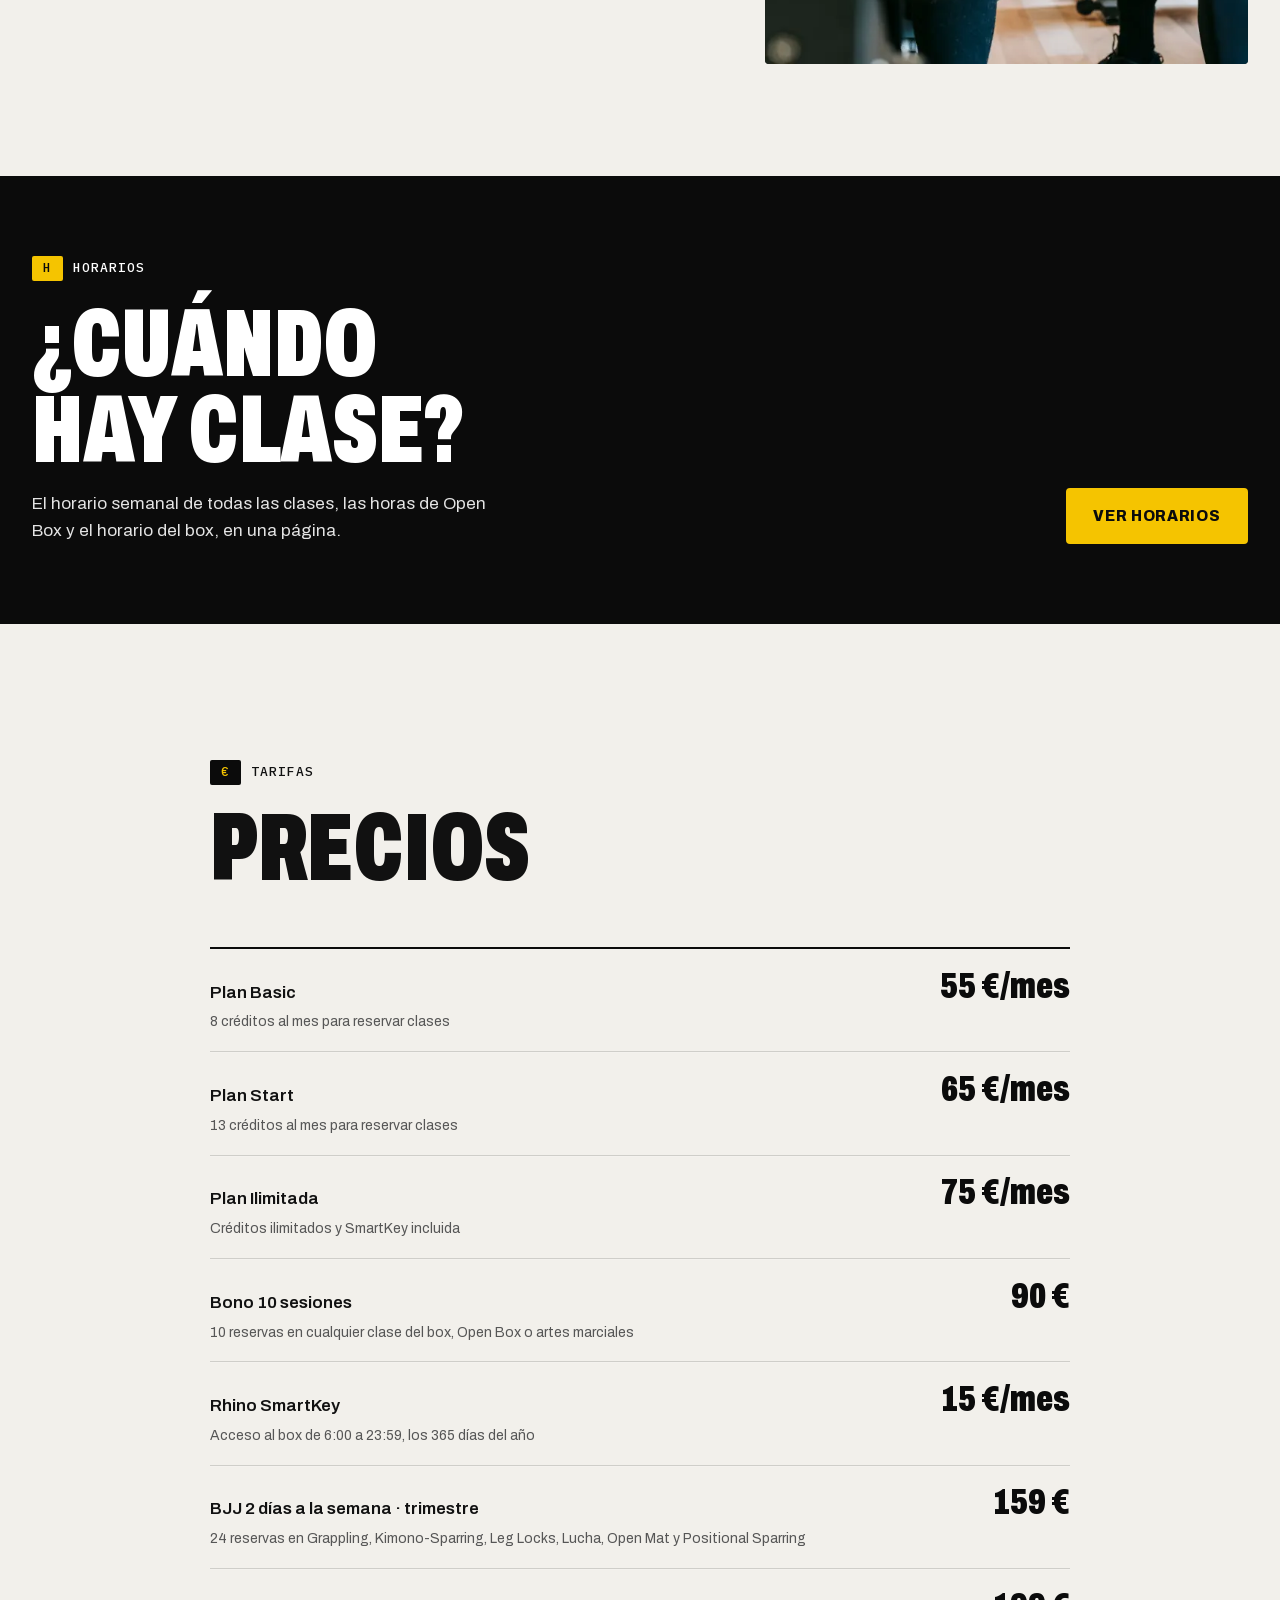
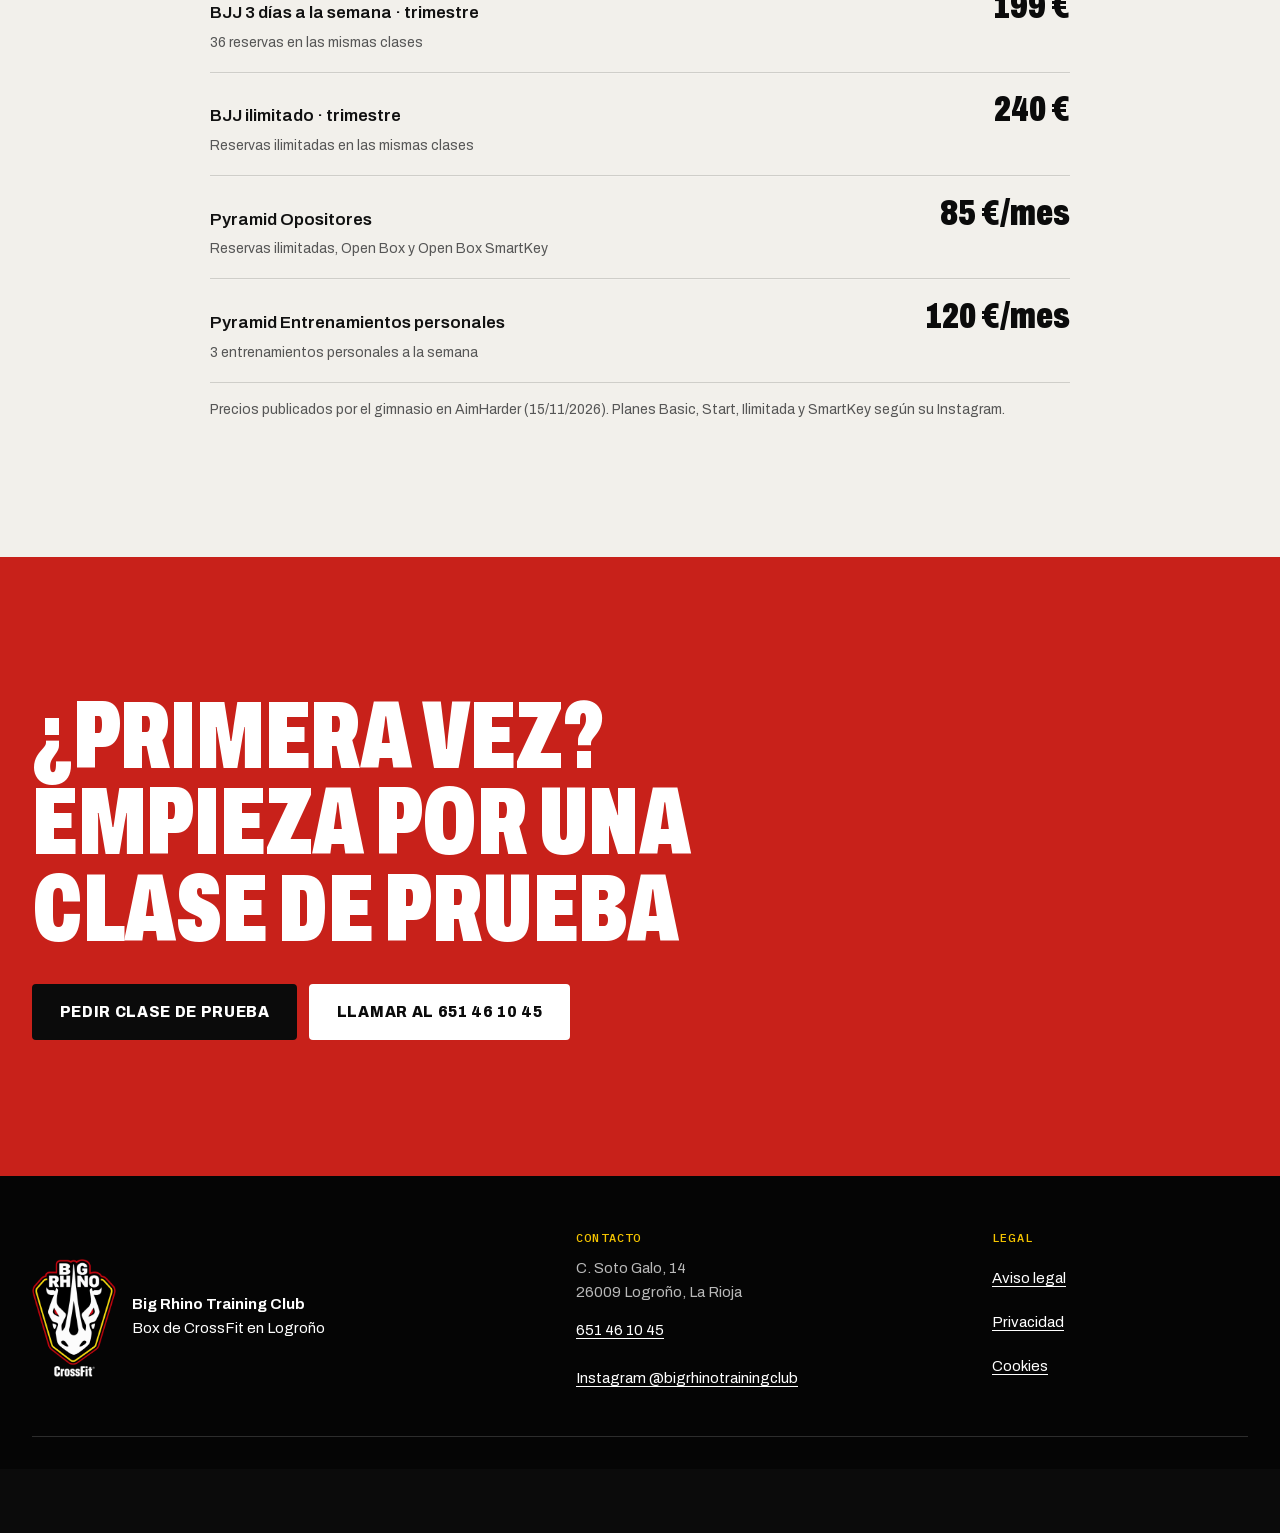
<file: clases.html>
<!doctype html>
<html lang="es">
<head>
  <meta charset="utf-8">
  <meta name="viewport" content="width=device-width, initial-scale=1, viewport-fit=cover">
  <title>Clases y tarifas | Big Rhino Training Club, Logroño</title>
  <meta name="description" content="Clases de Big Rhino Training Club en Logroño: Big Rhino Training (CrossFit), Hybrid Training, PowerBuilding, CF Football, Open Box, grappling, lucha y BJJ, opositores y entrenamiento personal. Horario semanal y tarifas.">
  <!-- BORRADOR: quitar esta línea cuando el propietario apruebe la web y haya dominio definitivo -->
  <meta name="robots" content="noindex, nofollow">
  <meta name="theme-color" content="#0b0b0b">
  <meta property="og:type" content="website">
  <meta property="og:locale" content="es_ES">
  <meta property="og:title" content="Clases y tarifas · Big Rhino Training Club">
  <meta property="og:description" content="CrossFit, fuerza, entreno híbrido, artes marciales, opositores y entrenamiento personal en C. Soto Galo, 14, Logroño.">
  <link rel="icon" href="favicon.png" type="image/png">
  <link rel="apple-touch-icon" href="apple-touch-icon.png">
  <link rel="preload" href="assets/fonts/archivo-var-latin.woff2" as="font" type="font/woff2" crossorigin>
  <link rel="stylesheet" href="assets/css/styles.css?v=34">
  <script>document.documentElement.classList.add('js');</script>
  <script src="assets/js/telon.js?v=4"></script>
</head>
<body class="pagina-clases">
  <a class="saltar-enlace" href="#contenido">Saltar al contenido</a>

  <div class="aviso-borrador" id="aviso-borrador" hidden>
    <p><strong>Maqueta de la nueva web de Big Rhino Training Club</strong> para revisar con el propietario. No es la web oficial.</p>
  </div>

  <header class="cabecera cabecera--solida" id="cabecera">
    <div class="cabecera__in">
      <a class="marca" href="index.html" aria-label="Big Rhino Training Club, ir al inicio">
        <img class="marca__emblema" src="assets/img/logo/logo-escudo-160.webp" width="160" height="203" alt="">
        <span class="marca__texto">Big Rhino <small>Training Club</small></span>
      </a>
      <button class="menu-boton" id="menu-boton" type="button" aria-expanded="false" aria-controls="menu">
        <span class="menu-boton__barras" aria-hidden="true"></span>
        <span class="menu-boton__texto">Menú</span>
      </button>
      <nav class="menu" id="menu" aria-label="Principal">
        <ul>
          <li><a href="index.html">Inicio</a></li>
          <li><a href="clases.html" aria-current="page">Entrenamientos</a></li>
          <li><a href="box.html">El box</a></li>
          <li><a href="horarios.html">Horarios</a></li>
          <li><a href="contacto.html">Contacto</a></li>
        </ul>
        <a class="boton boton--rojo menu__cta" href="prueba.html">Clase de prueba</a>
      </nav>
    </div>
  </header>

  <main id="contenido">
    <!-- ======================================================= CABECERA -->
    <section class="clases-portada" aria-labelledby="titulo-clases">
      <div class="contenedor">
        <p class="etiqueta"><span class="discos" aria-hidden="true"></span>Entrenamientos · Big Rhino</p>
        <h1 class="clases-portada__titulo" id="titulo-clases">Clases <span>y tarifas</span></h1>
        <p class="clases-portada__texto">Todo lo que se entrena en el box de Soto Galo: clases con coach, horas de Open Box, artes marciales y planes personales. Con los días y el precio de cada una.</p>
        <nav class="saltos" aria-label="En esta página">
          <a href="#box">En el box</a>
          <a href="#lucha">Artes marciales</a>
          <a href="#servicios">Planes a tu medida</a>
          <a href="horarios.html">Horarios</a>
          <a href="#tarifas">Tarifas</a>
        </nav>
        <p class="clases-portada__aviso" data-aviso-stock>Las fotos son de stock (Pexels) y no muestran Big Rhino.</p>
      </div>
    </section>

    <!-- Las fichas se pintan desde assets/js/config.js (clases, tarifas y horarioSemana). -->
    <div id="categorias">
      <noscript><p class="contenedor">Activa JavaScript para ver las fichas de cada clase, o consulta el calendario en <a href="https://crossfitbigrhino.aimharder.com/schedule">AimHarder</a>.</p></noscript>
    </div>

    <!-- ============================================= ENLACE A HORARIOS -->
    <section class="seccion seccion--negra puente-horarios" aria-labelledby="titulo-puente">
      <div class="contenedor puente-horarios__in">
        <div>
          <p class="indice"><span>H</span> Horarios</p>
          <h2 id="titulo-puente">¿Cuándo hay clase?</h2>
          <p>El horario semanal de todas las clases, las horas de Open Box y el horario del box, en una página.</p>
        </div>
        <a class="boton boton--amarillo boton--grande" href="horarios.html">Ver horarios</a>
      </div>
    </section>

    <!-- ===================================================== TARIFAS -->
    <section class="seccion seccion--papel" id="tarifas" aria-labelledby="titulo-tarifas">
      <div class="contenedor contenedor--estrecho">
        <header class="seccion__cabeza">
          <p class="indice"><span>€</span> Tarifas</p>
          <h2 id="titulo-tarifas">Precios</h2>
        </header>
        <ul class="tabla-tarifas" id="tabla-tarifas"></ul>
        <p class="fuente" id="fuente-tarifas"></p>
      </div>
    </section>

    <!-- ================================================== PRIMERA CLASE -->
    <section class="seccion seccion--roja clases-cta" aria-labelledby="titulo-cta">
      <div class="contenedor">
        <h2 id="titulo-cta">¿Primera vez? Empieza por una clase de prueba</h2>
        <div class="prueba__acciones">
          <a class="boton boton--negro boton--grande" href="prueba.html">Pedir clase de prueba</a>
          <a class="boton boton--blanco boton--grande" data-tel href="tel:+34651461045">Llamar al 651 46 10 45</a>
        </div>
      </div>
    </section>
  </main>

  <footer class="pie">
    <div class="contenedor pie__rejilla">
      <div class="pie__marca">
        <img class="pie__emblema" src="assets/img/logo/logo-completo-blanco-480.webp" width="480" height="677" alt="" loading="lazy">
        <p><strong>Big Rhino Training Club</strong><br>Box de CrossFit en Logroño</p>
      </div>
      <div>
        <h2 class="pie__titulo">Contacto</h2>
        <p data-direccion>C. Soto Galo, 14<br>26009 Logroño, La Rioja</p>
        <p><a data-tel href="tel:+34651461045">651 46 10 45</a></p>
        <p><a data-enlace="instagram" href="https://www.instagram.com/bigrhinotrainingclub/" target="_blank" rel="noopener">Instagram @bigrhinotrainingclub</a></p>
      </div>
      <div>
        <h2 class="pie__titulo">Legal</h2>
        <ul class="pie__lista">
          <li><a href="aviso-legal.html">Aviso legal</a></li>
          <li><a href="privacidad.html">Privacidad</a></li>
          <li><a href="cookies.html">Cookies</a></li>
        </ul>
      </div>
    </div>
    <div class="contenedor pie__creditos" data-aviso-stock>
      <p>Fotos de las clases: Vitor Diniz, Geni Hoka, Airam Dato-on, Leon Mart, TUBARONES PHOTOGRAPHY, Duren Williams, Mica Bassa, KoolShooters y Andres Ayrton en Pexels (licencia de Pexels). Imágenes ilustrativas, no corresponden a Big Rhino.</p>
    </div>
  </footer>

  <script src="assets/js/config.js?v=16"></script>
  <script src="assets/js/main.js?v=24" defer></script>
  <script src="assets/js/asistente.js?v=3" defer></script>
</body>
</html>
</file>
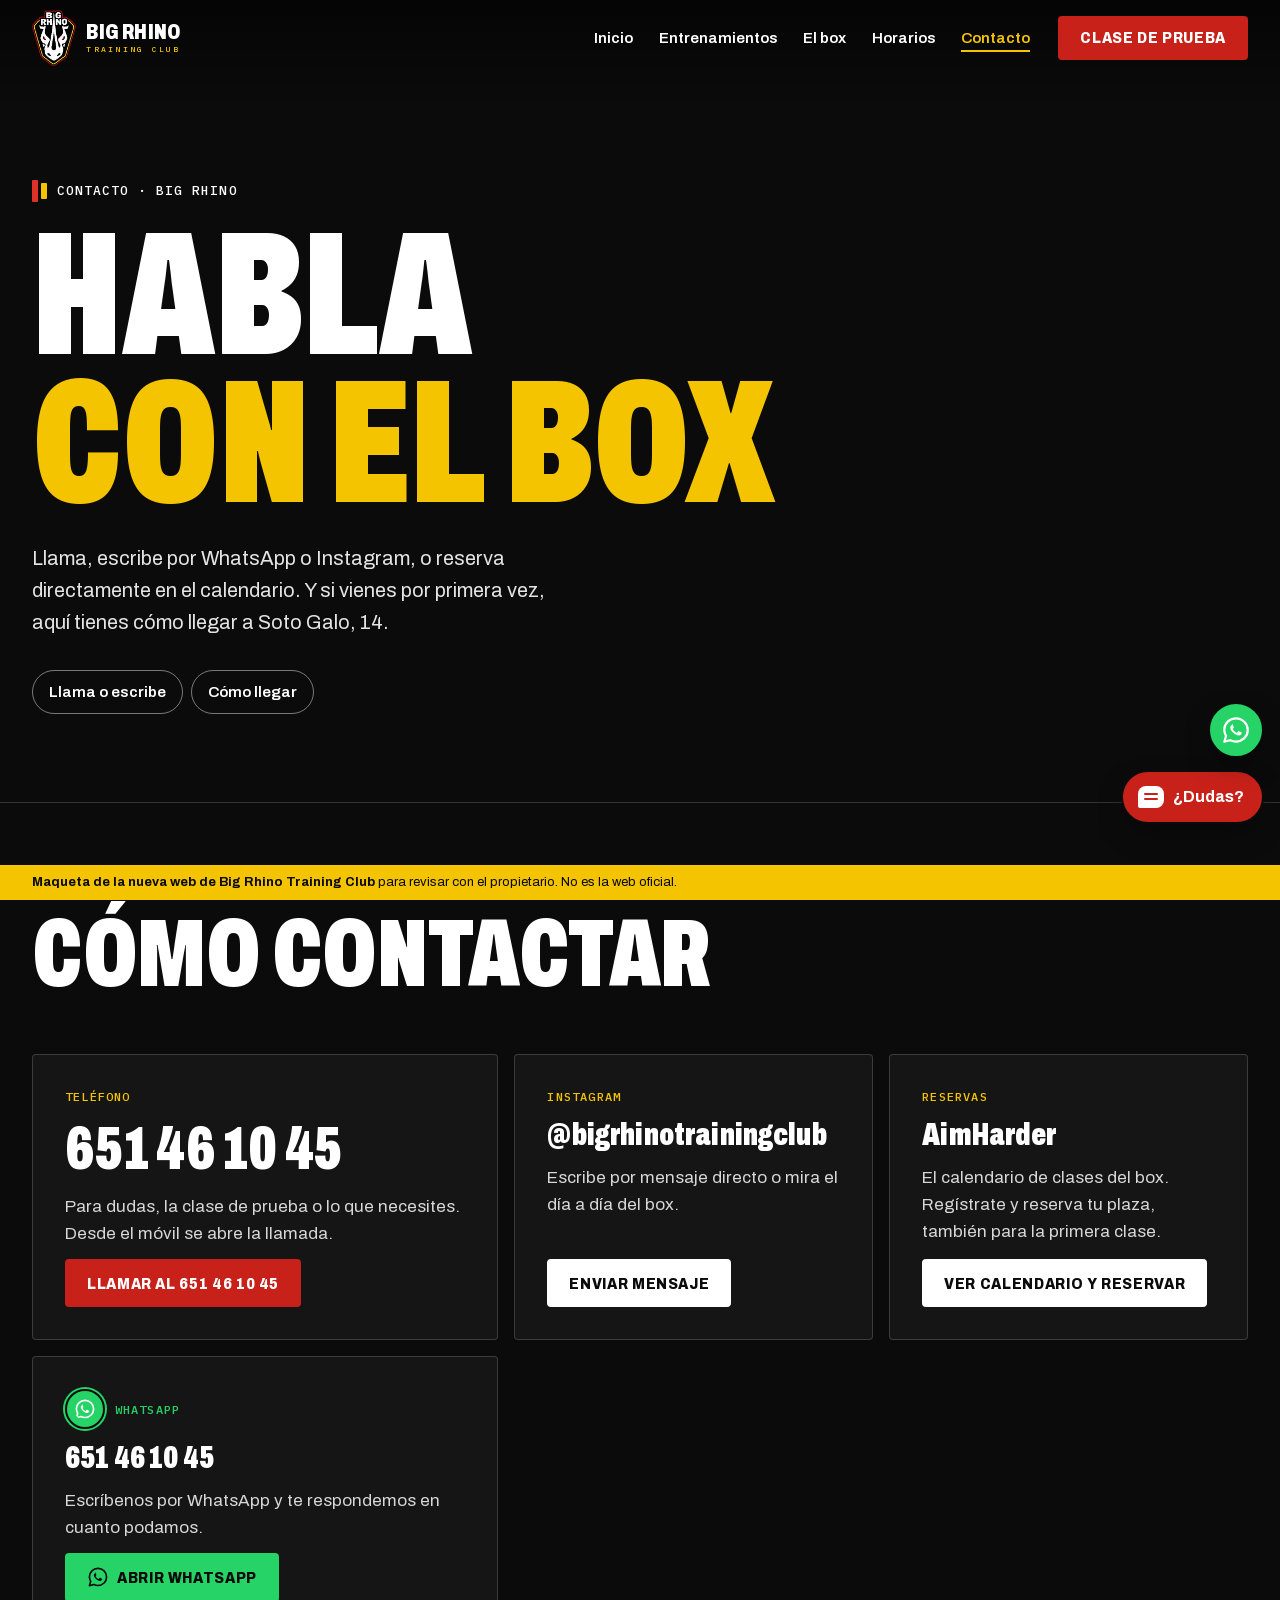
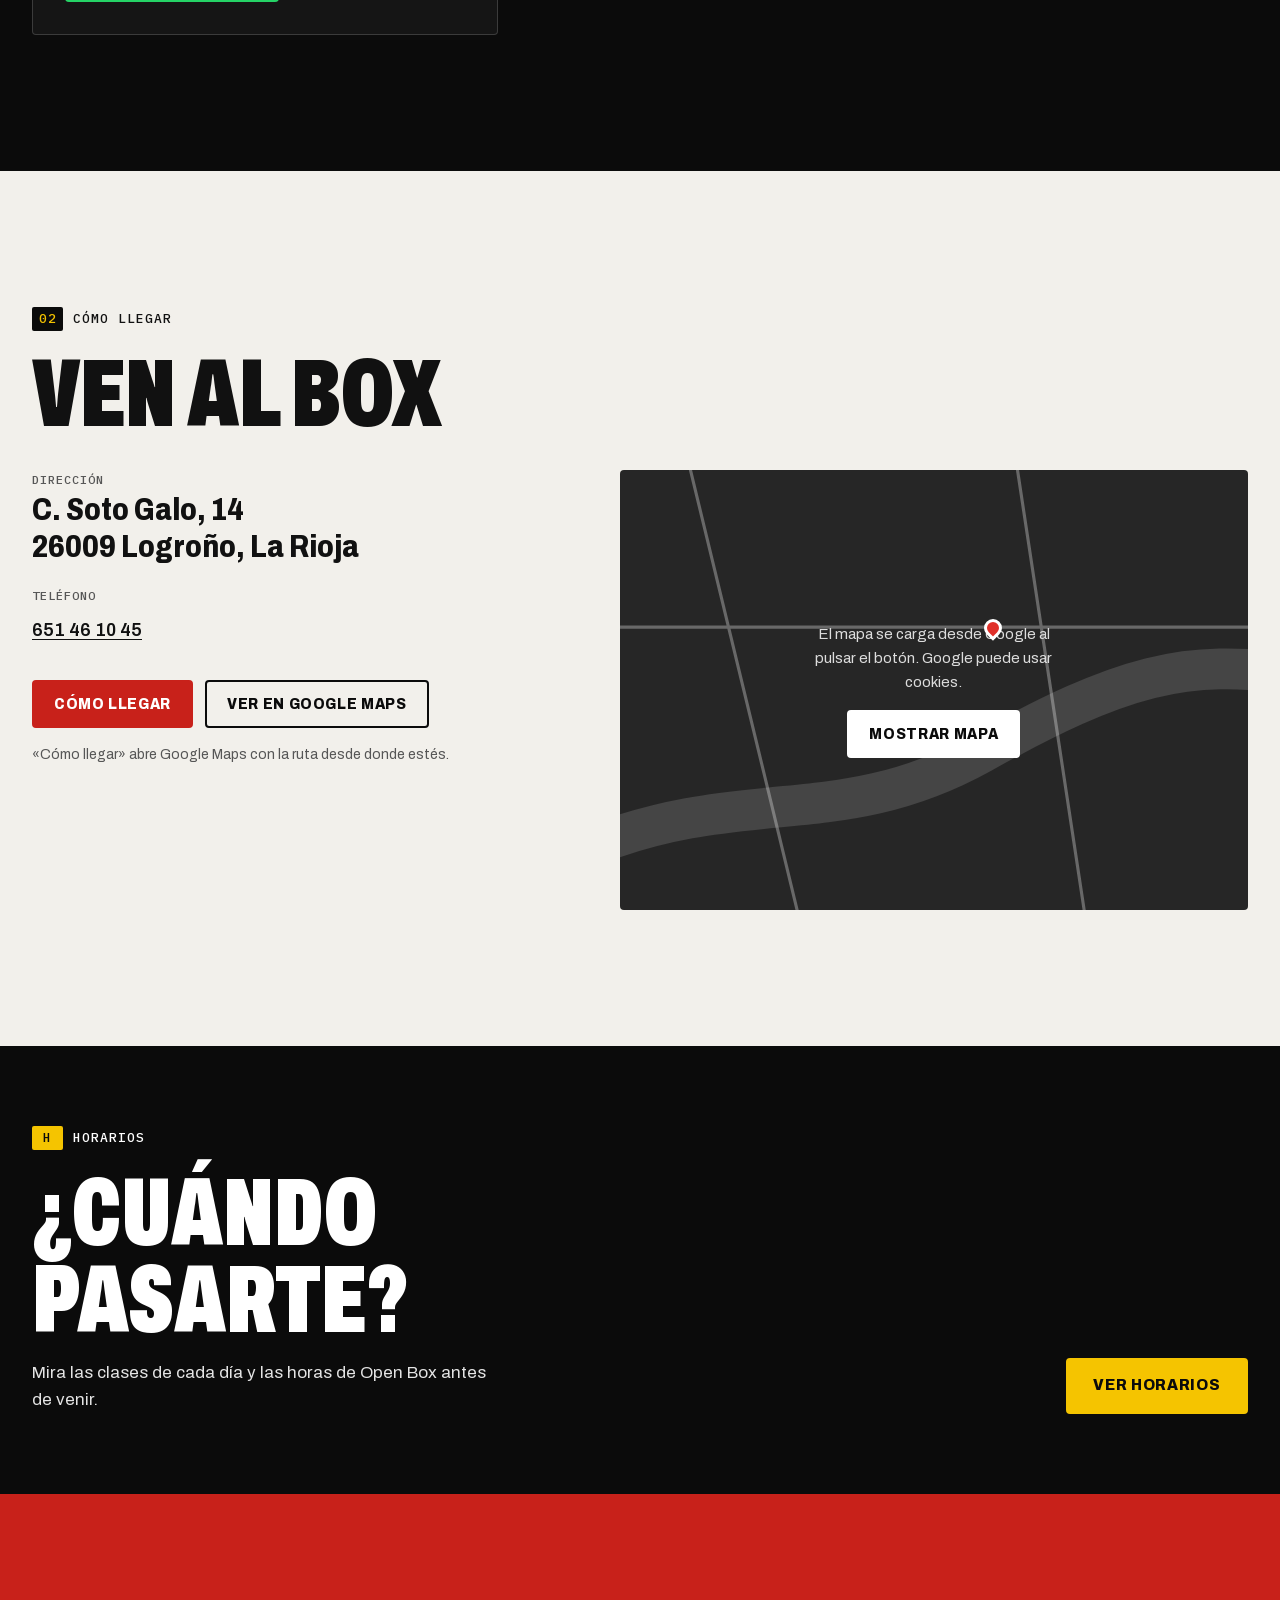
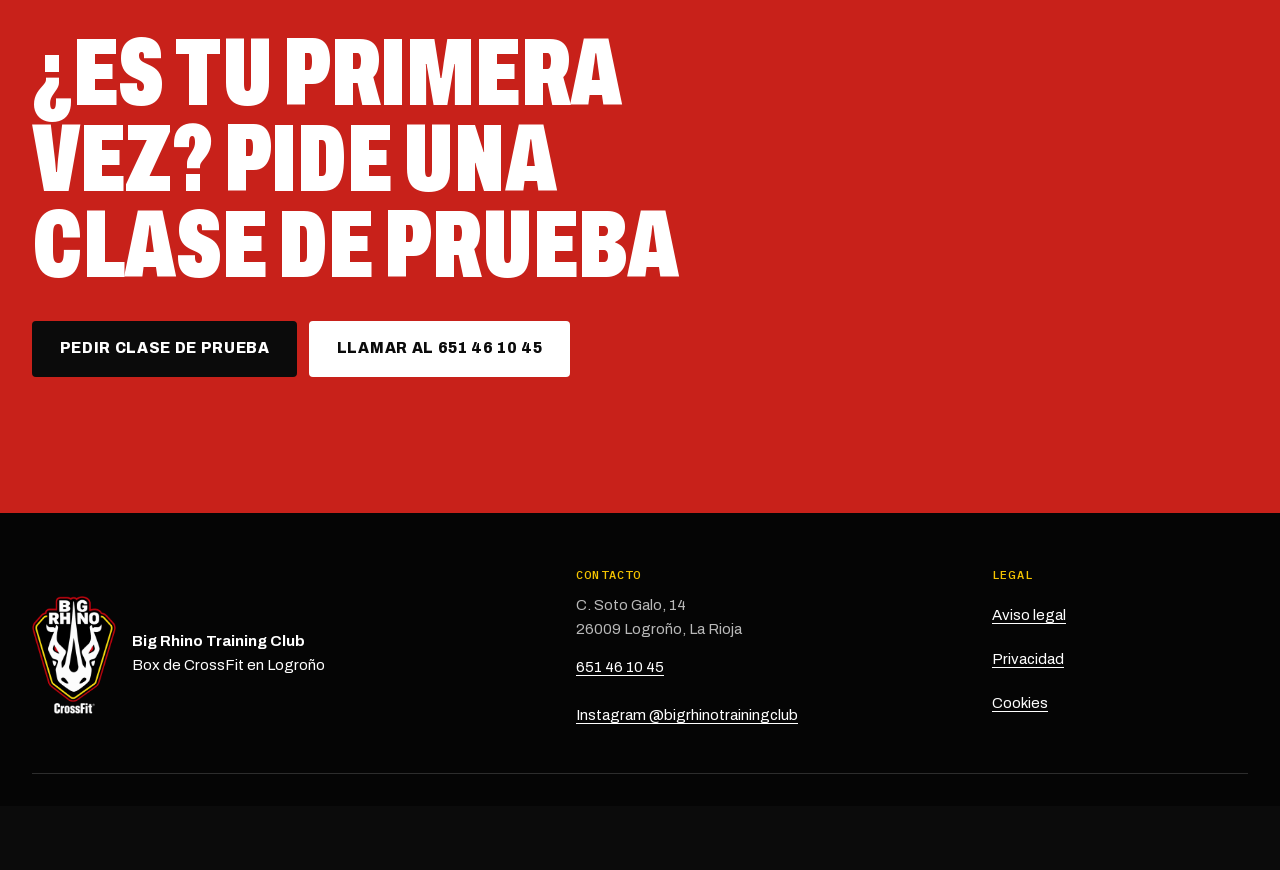
<file: contacto.html>
<!doctype html>
<html lang="es">
<head>
  <meta charset="utf-8">
  <meta name="viewport" content="width=device-width, initial-scale=1, viewport-fit=cover">
  <title>Contacto | Big Rhino Training Club, Logroño</title>
  <meta name="description" content="Contacta con Big Rhino Training Club: teléfono 651 46 10 45, Instagram @bigrhinotrainingclub y reservas en AimHarder. Estamos en C. Soto Galo, 14, 26009 Logroño.">
  <!-- BORRADOR: quitar esta línea cuando el propietario apruebe la web y haya dominio definitivo -->
  <meta name="robots" content="noindex, nofollow">
  <meta name="theme-color" content="#0b0b0b">
  <meta property="og:type" content="website">
  <meta property="og:locale" content="es_ES">
  <meta property="og:title" content="Contacto · Big Rhino Training Club">
  <meta property="og:description" content="Teléfono, Instagram, reservas y cómo llegar al box en C. Soto Galo, 14, Logroño.">
  <link rel="icon" href="favicon.png" type="image/png">
  <link rel="apple-touch-icon" href="apple-touch-icon.png">
  <link rel="preload" href="assets/fonts/archivo-var-latin.woff2" as="font" type="font/woff2" crossorigin>
  <link rel="stylesheet" href="assets/css/styles.css?v=34">
  <script>document.documentElement.classList.add('js');</script>
  <script src="assets/js/telon.js?v=4"></script>
</head>
<body class="pagina-clases pagina-contacto">
  <a class="saltar-enlace" href="#contenido">Saltar al contenido</a>

  <div class="aviso-borrador" id="aviso-borrador" hidden>
    <p><strong>Maqueta de la nueva web de Big Rhino Training Club</strong> para revisar con el propietario. No es la web oficial.</p>
  </div>

  <header class="cabecera cabecera--solida" id="cabecera">
    <div class="cabecera__in">
      <a class="marca" href="index.html" aria-label="Big Rhino Training Club, ir al inicio">
        <img class="marca__emblema" src="assets/img/logo/logo-escudo-160.webp" width="160" height="203" alt="">
        <span class="marca__texto">Big Rhino <small>Training Club</small></span>
      </a>
      <button class="menu-boton" id="menu-boton" type="button" aria-expanded="false" aria-controls="menu">
        <span class="menu-boton__barras" aria-hidden="true"></span>
        <span class="menu-boton__texto">Menú</span>
      </button>
      <nav class="menu" id="menu" aria-label="Principal">
        <ul>
          <li><a href="index.html">Inicio</a></li>
          <li><a href="clases.html">Entrenamientos</a></li>
          <li><a href="box.html">El box</a></li>
          <li><a href="horarios.html">Horarios</a></li>
          <li><a href="contacto.html" aria-current="page">Contacto</a></li>
        </ul>
        <a class="boton boton--rojo menu__cta" href="prueba.html">Clase de prueba</a>
      </nav>
    </div>
  </header>

  <main id="contenido">
    <!-- ======================================================= CABECERA -->
    <section class="clases-portada" aria-labelledby="titulo-contacto-pag">
      <div class="contenedor">
        <p class="etiqueta"><span class="discos" aria-hidden="true"></span>Contacto · Big Rhino</p>
        <h1 class="clases-portada__titulo" id="titulo-contacto-pag">Habla <span>con el box</span></h1>
        <p class="clases-portada__texto">Llama, escribe por WhatsApp o Instagram, o reserva directamente en el calendario. Y si vienes por primera vez, aquí tienes cómo llegar a Soto Galo, 14.</p>
        <nav class="saltos" aria-label="En esta página">
          <a href="#canales">Llama o escribe</a>
          <a href="#como-llegar">Cómo llegar</a>
        </nav>
      </div>
    </section>

    <!-- ========================================================= CANALES -->
    <section class="seccion seccion--negra seccion--pegada" id="canales" aria-labelledby="titulo-canales">
      <div class="contenedor">
        <header class="seccion__cabeza">
          <p class="indice"><span>01</span> Llama o escribe</p>
          <h2 id="titulo-canales">Cómo contactar</h2>
        </header>
        <div class="canales">
          <article class="canal canal--destacado aparece">
            <p class="canal__tipo">Teléfono</p>
            <h3 class="canal__dato"><a data-tel href="tel:+34651461045">651 46 10 45</a></h3>
            <p class="canal__texto">Para dudas, la clase de prueba o lo que necesites. Desde el móvil se abre la llamada.</p>
            <a class="boton boton--rojo" data-tel href="tel:+34651461045">Llamar al 651 46 10 45</a>
          </article>
          <article class="canal aparece">
            <p class="canal__tipo">Instagram</p>
            <h3 class="canal__dato"><a data-enlace="instagram" href="https://www.instagram.com/bigrhinotrainingclub/" target="_blank" rel="noopener">@bigrhinotrainingclub</a></h3>
            <p class="canal__texto">Escribe por mensaje directo o mira el día a día del box.</p>
            <a class="boton boton--blanco" data-enlace="instagramMensaje" href="https://ig.me/m/bigrhinotrainingclub" target="_blank" rel="noopener">Enviar mensaje</a>
          </article>
          <article class="canal aparece">
            <p class="canal__tipo">Reservas</p>
            <h3 class="canal__dato">AimHarder</h3>
            <p class="canal__texto">El calendario de clases del box. Regístrate y reserva tu plaza, también para la primera clase.</p>
            <a class="boton boton--blanco" data-reservas href="https://crossfitbigrhino.aimharder.com/schedule" target="_blank" rel="noopener">Ver calendario y reservar</a>
          </article>
          <article class="canal canal--whatsapp aparece" id="canal-whatsapp" hidden>
            <p class="canal__tipo"><svg class="canal__icono" viewBox="0 0 32 32" aria-hidden="true" focusable="false"><path d="M16 3.5C9.1 3.5 3.5 9 3.5 15.8c0 2.4.7 4.6 1.9 6.5L3.6 28.5l6.4-1.7c1.8 1 3.8 1.5 6 1.5 6.9 0 12.5-5.5 12.5-12.3S22.9 3.5 16 3.5z" fill="none" stroke="currentColor" stroke-width="2.4" stroke-linejoin="round"/><path d="M11.6 9.6c.4 0 .7 0 .9.6l1.1 2.6c.1.3 0 .6-.1.8l-.8 1c-.2.2-.2.5 0 .8.6 1 1.4 1.9 2.4 2.6.5.3 1 .6 1.5.8.3.1.5 0 .7-.2l1-1.2c.2-.3.5-.3.8-.2l2.5 1.2c.3.2.5.3.5.6 0 1-.6 2.4-2.3 2.8-1.3.3-3.2-.2-5.4-1.7-2.3-1.6-3.9-3.9-4.3-5.4-.5-1.8.2-3.2.9-3.7.3-.2.6-.2.8-.2z" fill="currentColor"/></svg>WhatsApp</p>
            <h3 class="canal__dato"><a href="#" target="_blank" rel="noopener"></a></h3>
            <p class="canal__texto">Escríbenos por WhatsApp y te respondemos en cuanto podamos.</p>
            <a class="boton boton--wa canal__boton" href="#" target="_blank" rel="noopener"><svg class="boton__icono-wa" viewBox="0 0 32 32" aria-hidden="true" focusable="false"><path d="M16 3.5C9.1 3.5 3.5 9 3.5 15.8c0 2.4.7 4.6 1.9 6.5L3.6 28.5l6.4-1.7c1.8 1 3.8 1.5 6 1.5 6.9 0 12.5-5.5 12.5-12.3S22.9 3.5 16 3.5z" fill="none" stroke="currentColor" stroke-width="2.4" stroke-linejoin="round"/><path d="M11.6 9.6c.4 0 .7 0 .9.6l1.1 2.6c.1.3 0 .6-.1.8l-.8 1c-.2.2-.2.5 0 .8.6 1 1.4 1.9 2.4 2.6.5.3 1 .6 1.5.8.3.1.5 0 .7-.2l1-1.2c.2-.3.5-.3.8-.2l2.5 1.2c.3.2.5.3.5.6 0 1-.6 2.4-2.3 2.8-1.3.3-3.2-.2-5.4-1.7-2.3-1.6-3.9-3.9-4.3-5.4-.5-1.8.2-3.2.9-3.7.3-.2.6-.2.8-.2z" fill="currentColor"/></svg>Abrir WhatsApp</a>
          </article>
          <article class="canal aparece" id="canal-correo" hidden>
            <p class="canal__tipo">Correo</p>
            <h3 class="canal__dato"><a href="#"></a></h3>
            <p class="canal__texto">Para consultas que no corren prisa.</p>
            <a class="boton boton--blanco canal__boton" href="#">Escribir un correo</a>
          </article>
        </div>
      </div>
    </section>

    <!-- ===================================================== CÓMO LLEGAR -->
    <section class="seccion seccion--papel" id="como-llegar" aria-labelledby="titulo-llegar">
      <div class="contenedor rejilla-contacto">
        <header class="seccion__cabeza">
          <p class="indice"><span>02</span> Cómo llegar</p>
          <h2 id="titulo-llegar">Ven al box</h2>
        </header>
        <div class="contacto__datos">
          <address>
            <p class="contacto__dato"><span class="contacto__etiqueta">Dirección</span>
              <span class="contacto__direccion" data-direccion>C. Soto Galo, 14<br>26009 Logroño, La Rioja</span></p>
            <p class="contacto__dato"><span class="contacto__etiqueta">Teléfono</span>
              <a data-tel href="tel:+34651461045">651 46 10 45</a></p>
          </address>
          <div class="contacto__acciones">
            <a class="boton boton--rojo" data-enlace="comoLlegar" href="https://www.google.com/maps/dir/?api=1&amp;destination=Big+Rhino+Training+Club%2C+C.+Soto+Galo+14%2C+26009+Logro%C3%B1o" target="_blank" rel="noopener">Cómo llegar</a>
            <a class="boton boton--contorno" data-enlace="mapa" href="https://www.google.com/maps/place/Big+Rhino+Training+Club/@42.4685695,-2.4061715,17z/data=!3m1!4b1!4m6!3m5!1s0xd5aabbdd9b26483:0xaa2b7541906f826!8m2!3d42.4685695!4d-2.4061715!16s%2Fg%2F11dxm76lbl" target="_blank" rel="noopener">Ver en Google Maps</a>
          </div>
          <p class="contacto__nota">«Cómo llegar» abre Google Maps con la ruta desde donde estés.</p>
        </div>
        <div class="mapa" id="mapa">
          <div class="mapa__fachada">
            <svg class="mapa__dibujo" viewBox="0 0 400 300" aria-hidden="true" preserveAspectRatio="xMidYMid slice">
              <path d="M-20 250C80 210 140 240 230 190S360 130 430 140" fill="none" stroke="currentColor" stroke-width="26" opacity=".14"/>
              <path d="M40 -10 120 320M-10 110H420M250 -10 300 320" fill="none" stroke="currentColor" stroke-width="2" opacity=".3"/>
            </svg>
            <p class="mapa__texto">El mapa se carga desde Google al pulsar el botón. Google puede usar cookies.</p>
            <button class="boton boton--negro" id="mapa-cargar" type="button">Mostrar mapa</button>
          </div>
        </div>
      </div>
    </section>

    <!-- ============================================= ENLACE A HORARIOS -->
    <section class="seccion seccion--negra puente-horarios" aria-labelledby="titulo-puente">
      <div class="contenedor puente-horarios__in">
        <div>
          <p class="indice"><span>H</span> Horarios</p>
          <h2 id="titulo-puente">¿Cuándo pasarte?</h2>
          <p>Mira las clases de cada día y las horas de Open Box antes de venir.</p>
        </div>
        <a class="boton boton--amarillo boton--grande" href="horarios.html">Ver horarios</a>
      </div>
    </section>

    <!-- ================================================== PRIMERA CLASE -->
    <section class="seccion seccion--roja clases-cta" aria-labelledby="titulo-cta">
      <div class="contenedor">
        <h2 id="titulo-cta">¿Es tu primera vez? Pide una clase de prueba</h2>
        <div class="prueba__acciones">
          <a class="boton boton--negro boton--grande" href="prueba.html">Pedir clase de prueba</a>
          <a class="boton boton--blanco boton--grande" data-tel href="tel:+34651461045">Llamar al 651 46 10 45</a>
        </div>
      </div>
    </section>
  </main>

  <footer class="pie">
    <div class="contenedor pie__rejilla">
      <div class="pie__marca">
        <img class="pie__emblema" src="assets/img/logo/logo-completo-blanco-480.webp" width="480" height="677" alt="" loading="lazy">
        <p><strong>Big Rhino Training Club</strong><br>Box de CrossFit en Logroño</p>
      </div>
      <div>
        <h2 class="pie__titulo">Contacto</h2>
        <p data-direccion>C. Soto Galo, 14<br>26009 Logroño, La Rioja</p>
        <p><a data-tel href="tel:+34651461045">651 46 10 45</a></p>
        <p><a data-enlace="instagram" href="https://www.instagram.com/bigrhinotrainingclub/" target="_blank" rel="noopener">Instagram @bigrhinotrainingclub</a></p>
      </div>
      <div>
        <h2 class="pie__titulo">Legal</h2>
        <ul class="pie__lista">
          <li><a href="aviso-legal.html">Aviso legal</a></li>
          <li><a href="privacidad.html">Privacidad</a></li>
          <li><a href="cookies.html">Cookies</a></li>
        </ul>
      </div>
    </div>
  </footer>

  <script src="assets/js/config.js?v=16"></script>
  <script src="assets/js/main.js?v=24" defer></script>
  <script src="assets/js/asistente.js?v=3" defer></script>
</body>
</html>
</file>
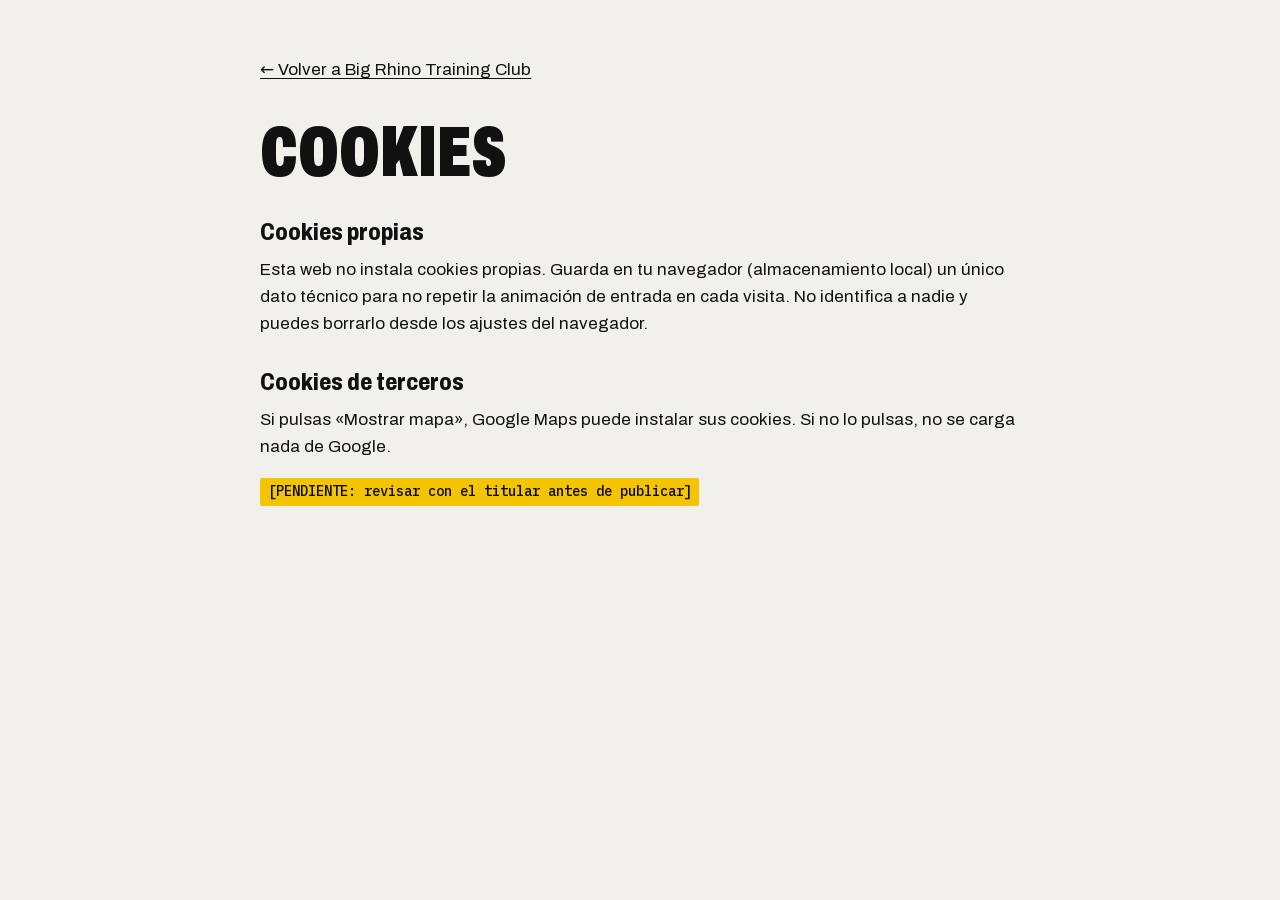
<file: cookies.html>
<!doctype html>
<html lang="es">
<head>
  <meta charset="utf-8">
  <meta name="viewport" content="width=device-width, initial-scale=1">
  <title>Cookies | Big Rhino Training Club</title>
  <meta name="robots" content="noindex">
  <link rel="icon" href="favicon.png" type="image/png">
  <link rel="stylesheet" href="assets/css/styles.css?v=34">
  <script src="assets/js/telon.js?v=4"></script>
</head>
<body class="legal">
  <main>
    <p><a href="index.html">← Volver a Big Rhino Training Club</a></p>
    <h1>Cookies</h1>
    <h2>Cookies propias</h2>
    <p>Esta web no instala cookies propias. Guarda en tu navegador (almacenamiento local) un único dato técnico para no repetir la animación de entrada en cada visita. No identifica a nadie y puedes borrarlo desde los ajustes del navegador.</p>
    <h2>Cookies de terceros</h2>
    <p>Si pulsas «Mostrar mapa», Google Maps puede instalar sus cookies. Si no lo pulsas, no se carga nada de Google.</p>
    <p class="pendiente">[PENDIENTE: revisar con el titular antes de publicar]</p>
  </main>
</body>
</html>
</file>
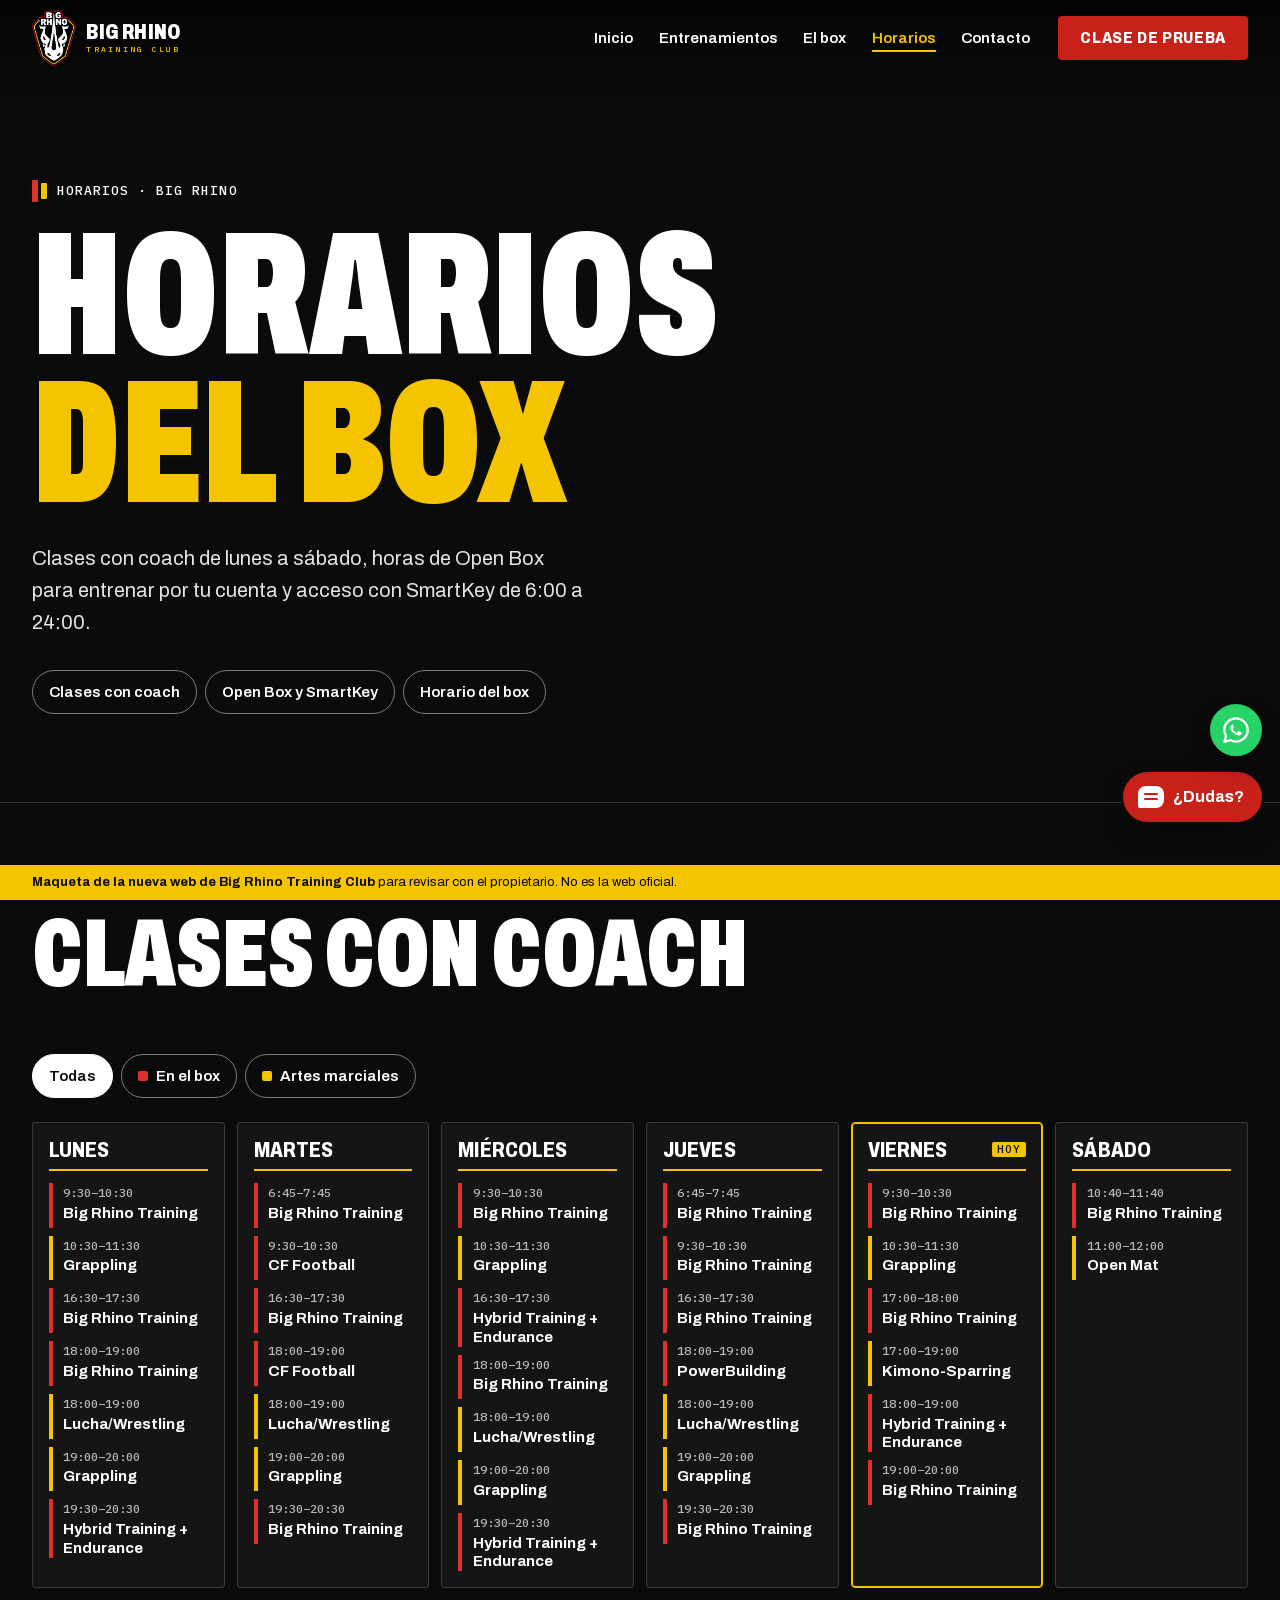
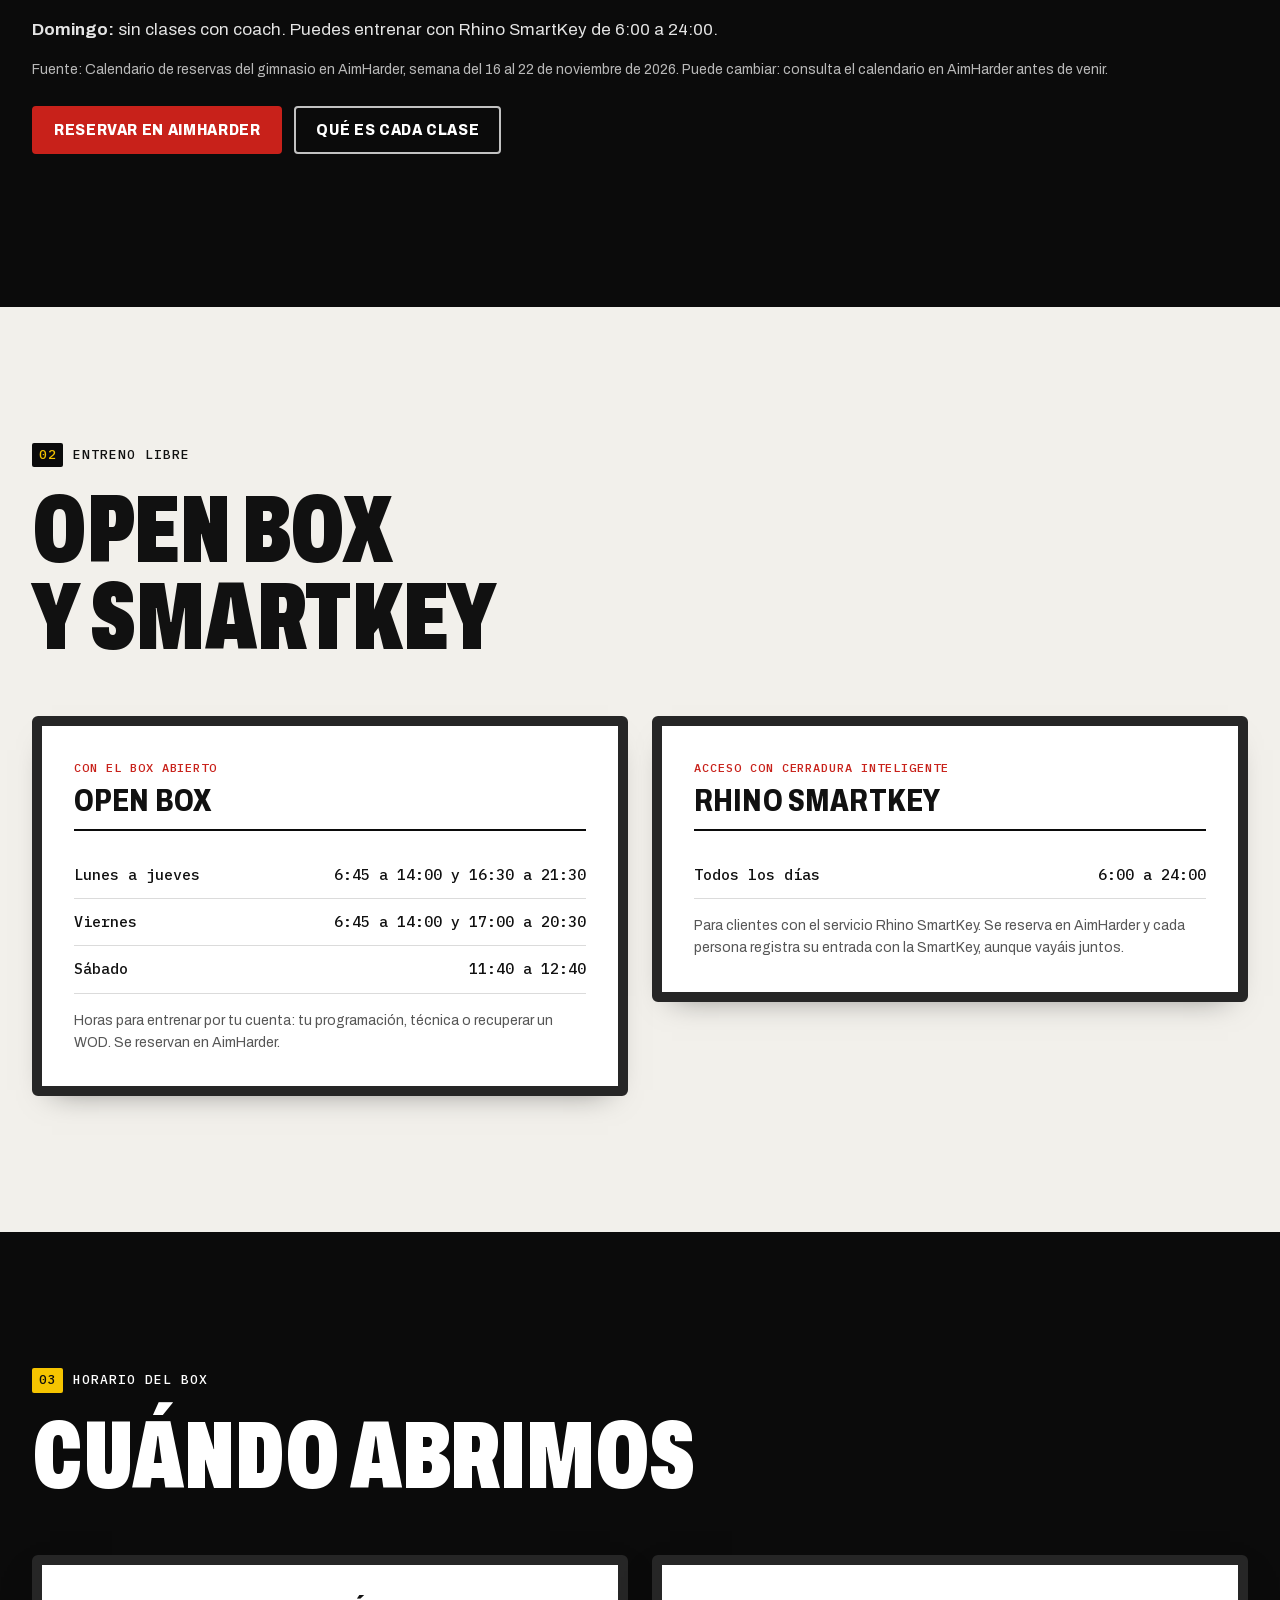
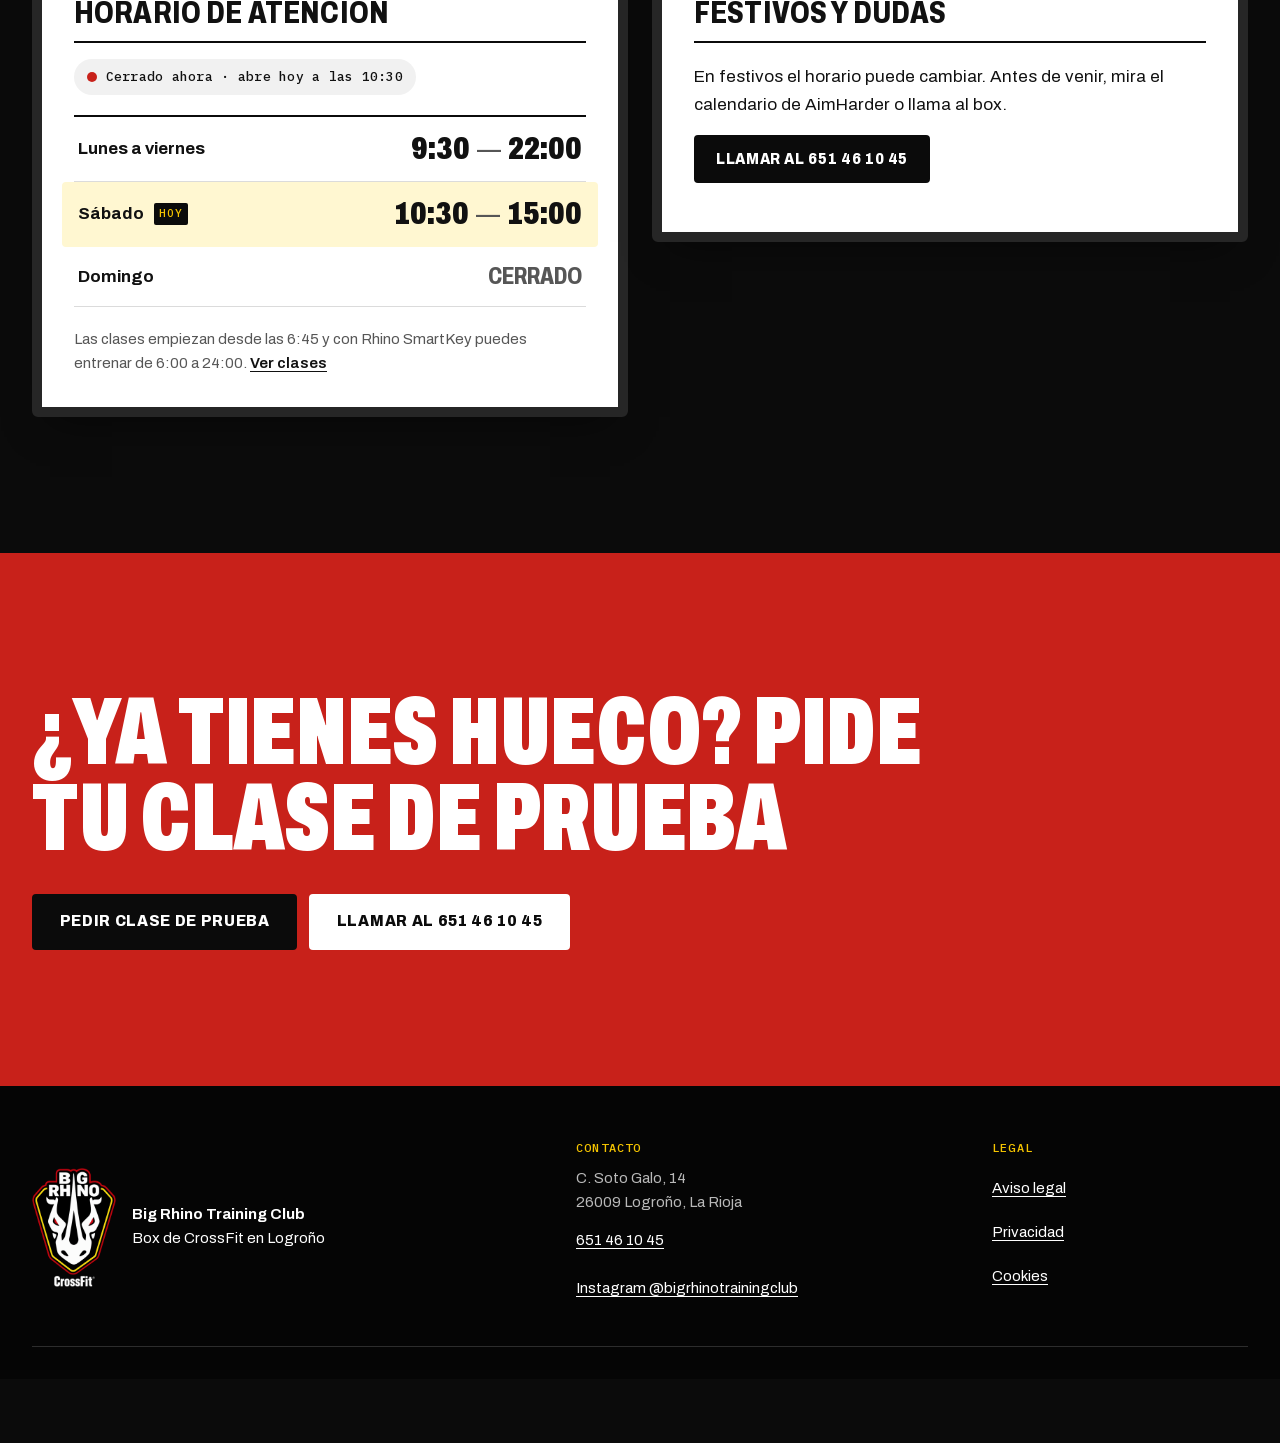
<file: horarios.html>
<!doctype html>
<html lang="es">
<head>
  <meta charset="utf-8">
  <meta name="viewport" content="width=device-width, initial-scale=1, viewport-fit=cover">
  <title>Horarios | Big Rhino Training Club, Logroño</title>
  <meta name="description" content="Horario semanal de clases de Big Rhino Training Club en Logroño: Big Rhino Training, Hybrid, PowerBuilding, CF Football, grappling, lucha y BJJ. Horas de Open Box y acceso con Rhino SmartKey.">
  <!-- BORRADOR: quitar esta línea cuando el propietario apruebe la web y haya dominio definitivo -->
  <meta name="robots" content="noindex, nofollow">
  <meta name="theme-color" content="#0b0b0b">
  <meta property="og:type" content="website">
  <meta property="og:locale" content="es_ES">
  <meta property="og:title" content="Horarios · Big Rhino Training Club">
  <meta property="og:description" content="Clases con coach de lunes a sábado y Open Box en C. Soto Galo, 14, Logroño.">
  <link rel="icon" href="favicon.png" type="image/png">
  <link rel="apple-touch-icon" href="apple-touch-icon.png">
  <link rel="preload" href="assets/fonts/archivo-var-latin.woff2" as="font" type="font/woff2" crossorigin>
  <link rel="stylesheet" href="assets/css/styles.css?v=34">
  <script>document.documentElement.classList.add('js');</script>
  <script src="assets/js/telon.js?v=4"></script>
</head>
<body class="pagina-clases pagina-horarios">
  <a class="saltar-enlace" href="#contenido">Saltar al contenido</a>

  <div class="aviso-borrador" id="aviso-borrador" hidden>
    <p><strong>Maqueta de la nueva web de Big Rhino Training Club</strong> para revisar con el propietario. No es la web oficial.</p>
  </div>

  <header class="cabecera cabecera--solida" id="cabecera">
    <div class="cabecera__in">
      <a class="marca" href="index.html" aria-label="Big Rhino Training Club, ir al inicio">
        <img class="marca__emblema" src="assets/img/logo/logo-escudo-160.webp" width="160" height="203" alt="">
        <span class="marca__texto">Big Rhino <small>Training Club</small></span>
      </a>
      <button class="menu-boton" id="menu-boton" type="button" aria-expanded="false" aria-controls="menu">
        <span class="menu-boton__barras" aria-hidden="true"></span>
        <span class="menu-boton__texto">Menú</span>
      </button>
      <nav class="menu" id="menu" aria-label="Principal">
        <ul>
          <li><a href="index.html">Inicio</a></li>
          <li><a href="clases.html">Entrenamientos</a></li>
          <li><a href="box.html">El box</a></li>
          <li><a href="horarios.html" aria-current="page">Horarios</a></li>
          <li><a href="contacto.html">Contacto</a></li>
        </ul>
        <a class="boton boton--rojo menu__cta" href="prueba.html">Clase de prueba</a>
      </nav>
    </div>
  </header>

  <main id="contenido">
    <!-- ======================================================= CABECERA -->
    <section class="clases-portada" aria-labelledby="titulo-horarios">
      <div class="contenedor">
        <p class="etiqueta"><span class="discos" aria-hidden="true"></span>Horarios · Big Rhino</p>
        <h1 class="clases-portada__titulo" id="titulo-horarios">Horarios <span>del box</span></h1>
        <p class="clases-portada__texto">Clases con coach de lunes a sábado, horas de Open Box para entrenar por tu cuenta y acceso con SmartKey de 6:00 a 24:00.</p>
        <nav class="saltos" aria-label="En esta página">
          <a href="#semana">Clases con coach</a>
          <a href="#open-box">Open Box y SmartKey</a>
          <a href="#apertura">Horario del box</a>
        </nav>
      </div>
    </section>

    <!-- ================================================ SEMANA DE CLASES -->
    <section class="seccion seccion--negra seccion--pegada" id="semana" aria-labelledby="titulo-semana">
      <div class="contenedor">
        <header class="seccion__cabeza">
          <p class="indice"><span>01</span> Semana tipo</p>
          <h2 id="titulo-semana">Clases con coach</h2>
        </header>

        <div class="filtros" role="group" aria-label="Mostrar clases">
          <button type="button" class="filtro" data-filtro="todas" aria-pressed="true">Todas</button>
          <button type="button" class="filtro filtro--box" data-filtro="box" aria-pressed="false">En el box</button>
          <button type="button" class="filtro filtro--lucha" data-filtro="lucha" aria-pressed="false">Artes marciales</button>
        </div>

        <div class="rejilla-horario" id="rejilla-horario"></div>
        <p class="nota-domingo" id="nota-domingo"><strong>Domingo:</strong> sin clases con coach. Puedes entrenar con Rhino SmartKey de 6:00 a 24:00.</p>
        <p class="fuente" id="fuente-clases"></p>
        <p class="horario-acciones">
          <a class="boton boton--rojo" data-reservas href="https://crossfitbigrhino.aimharder.com/schedule" target="_blank" rel="noopener">Reservar en AimHarder</a>
          <a class="boton boton--contorno" href="clases.html">Qué es cada clase</a>
        </p>
      </div>
    </section>

    <!-- ===================================================== OPEN BOX -->
    <section class="seccion seccion--papel" id="open-box" aria-labelledby="titulo-open-box">
      <div class="contenedor">
        <header class="seccion__cabeza">
          <p class="indice"><span>02</span> Entreno libre</p>
          <h2 id="titulo-open-box">Open Box y SmartKey</h2>
        </header>
        <div class="horarios" id="open-box-lista"></div>
      </div>
    </section>

    <!-- ================================================ HORARIO DEL BOX -->
    <section class="seccion seccion--negra" id="apertura" aria-labelledby="titulo-apertura-pag">
      <div class="contenedor">
        <header class="seccion__cabeza">
          <p class="indice"><span>03</span> Horario del box</p>
          <h2 id="titulo-apertura-pag">Cuándo abrimos</h2>
        </header>
        <div class="horarios">
          <article class="pizarra pizarra--apertura" aria-labelledby="titulo-apertura">
            <h3 id="titulo-apertura">Horario de atención</h3>
            <div id="horario-apertura"><p>Lunes a viernes de 9:30 a 22:00 · Sábado de 10:30 a 15:00 · Domingo cerrado.</p></div>
          </article>
          <article class="pizarra" aria-labelledby="titulo-festivos">
            <h3 id="titulo-festivos">Festivos y dudas</h3>
            <p>En festivos el horario puede cambiar. Antes de venir, mira el calendario de AimHarder o llama al box.</p>
            <p><a class="boton boton--negro" data-tel href="tel:+34651461045">Llamar al 651 46 10 45</a></p>
          </article>
        </div>
      </div>
    </section>

    <!-- ================================================== PRIMERA CLASE -->
    <section class="seccion seccion--roja clases-cta" aria-labelledby="titulo-cta">
      <div class="contenedor">
        <h2 id="titulo-cta">¿Ya tienes hueco? Pide tu clase de prueba</h2>
        <div class="prueba__acciones">
          <a class="boton boton--negro boton--grande" href="prueba.html">Pedir clase de prueba</a>
          <a class="boton boton--blanco boton--grande" data-tel href="tel:+34651461045">Llamar al 651 46 10 45</a>
        </div>
      </div>
    </section>
  </main>

  <footer class="pie">
    <div class="contenedor pie__rejilla">
      <div class="pie__marca">
        <img class="pie__emblema" src="assets/img/logo/logo-completo-blanco-480.webp" width="480" height="677" alt="" loading="lazy">
        <p><strong>Big Rhino Training Club</strong><br>Box de CrossFit en Logroño</p>
      </div>
      <div>
        <h2 class="pie__titulo">Contacto</h2>
        <p data-direccion>C. Soto Galo, 14<br>26009 Logroño, La Rioja</p>
        <p><a data-tel href="tel:+34651461045">651 46 10 45</a></p>
        <p><a data-enlace="instagram" href="https://www.instagram.com/bigrhinotrainingclub/" target="_blank" rel="noopener">Instagram @bigrhinotrainingclub</a></p>
      </div>
      <div>
        <h2 class="pie__titulo">Legal</h2>
        <ul class="pie__lista">
          <li><a href="aviso-legal.html">Aviso legal</a></li>
          <li><a href="privacidad.html">Privacidad</a></li>
          <li><a href="cookies.html">Cookies</a></li>
        </ul>
      </div>
    </div>
  </footer>

  <script src="assets/js/config.js?v=16"></script>
  <script src="assets/js/main.js?v=24" defer></script>
  <script src="assets/js/asistente.js?v=3" defer></script>
</body>
</html>
</file>
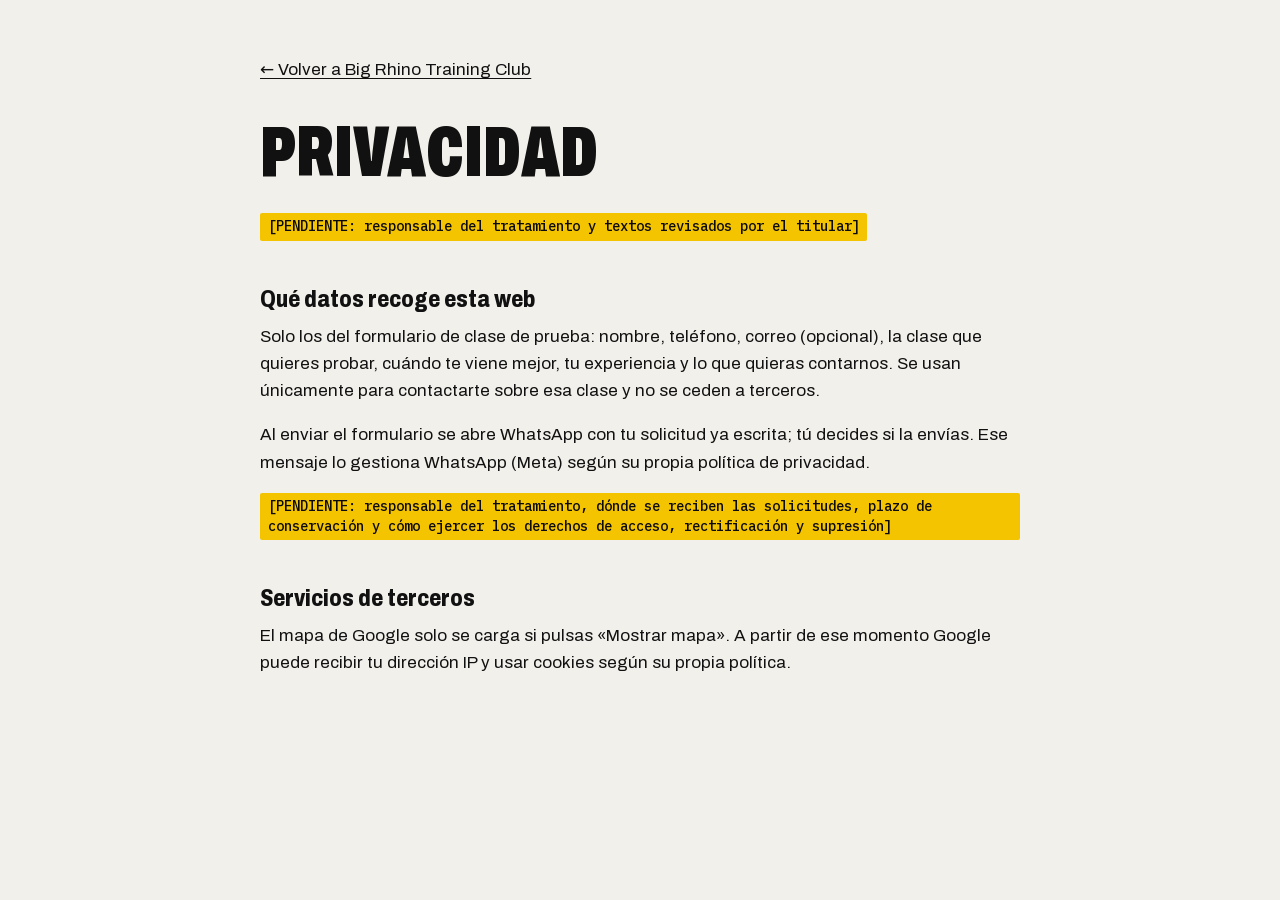
<file: privacidad.html>
<!doctype html>
<html lang="es">
<head>
  <meta charset="utf-8">
  <meta name="viewport" content="width=device-width, initial-scale=1">
  <title>Privacidad | Big Rhino Training Club</title>
  <meta name="robots" content="noindex">
  <link rel="icon" href="favicon.png" type="image/png">
  <link rel="stylesheet" href="assets/css/styles.css?v=34">
  <script src="assets/js/telon.js?v=4"></script>
</head>
<body class="legal">
  <main>
    <p><a href="index.html">← Volver a Big Rhino Training Club</a></p>
    <h1>Privacidad</h1>
    <p class="pendiente">[PENDIENTE: responsable del tratamiento y textos revisados por el titular]</p>
    <h2>Qué datos recoge esta web</h2>
    <p>Solo los del formulario de clase de prueba: nombre, teléfono, correo (opcional), la clase que quieres probar, cuándo te viene mejor, tu experiencia y lo que quieras contarnos. Se usan únicamente para contactarte sobre esa clase y no se ceden a terceros.</p>
    <p>Al enviar el formulario se abre WhatsApp con tu solicitud ya escrita; tú decides si la envías. Ese mensaje lo gestiona WhatsApp (Meta) según su propia política de privacidad.</p>
    <p class="pendiente">[PENDIENTE: responsable del tratamiento, dónde se reciben las solicitudes, plazo de conservación y cómo ejercer los derechos de acceso, rectificación y supresión]</p>
    <h2>Servicios de terceros</h2>
    <p>El mapa de Google solo se carga si pulsas «Mostrar mapa». A partir de ese momento Google puede recibir tu dirección IP y usar cookies según su propia política.</p>
  </main>
</body>
</html>
</file>
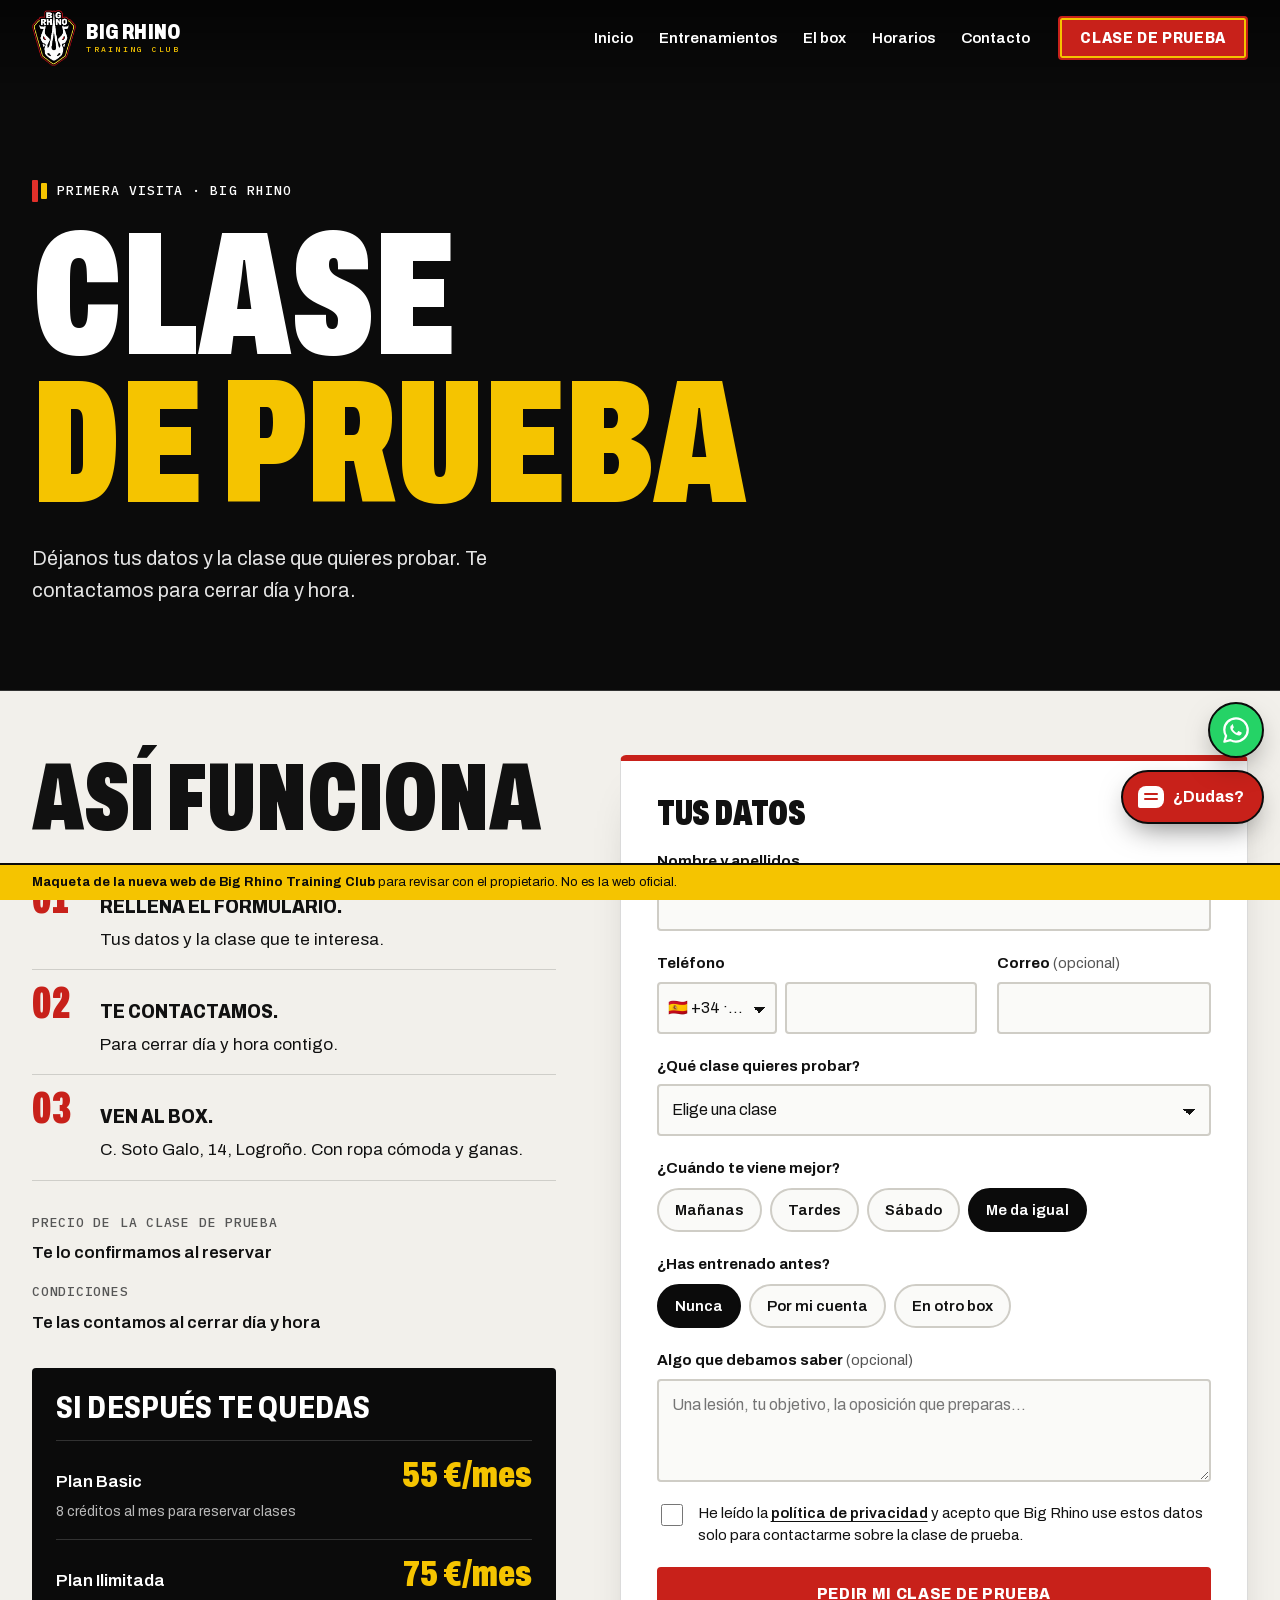
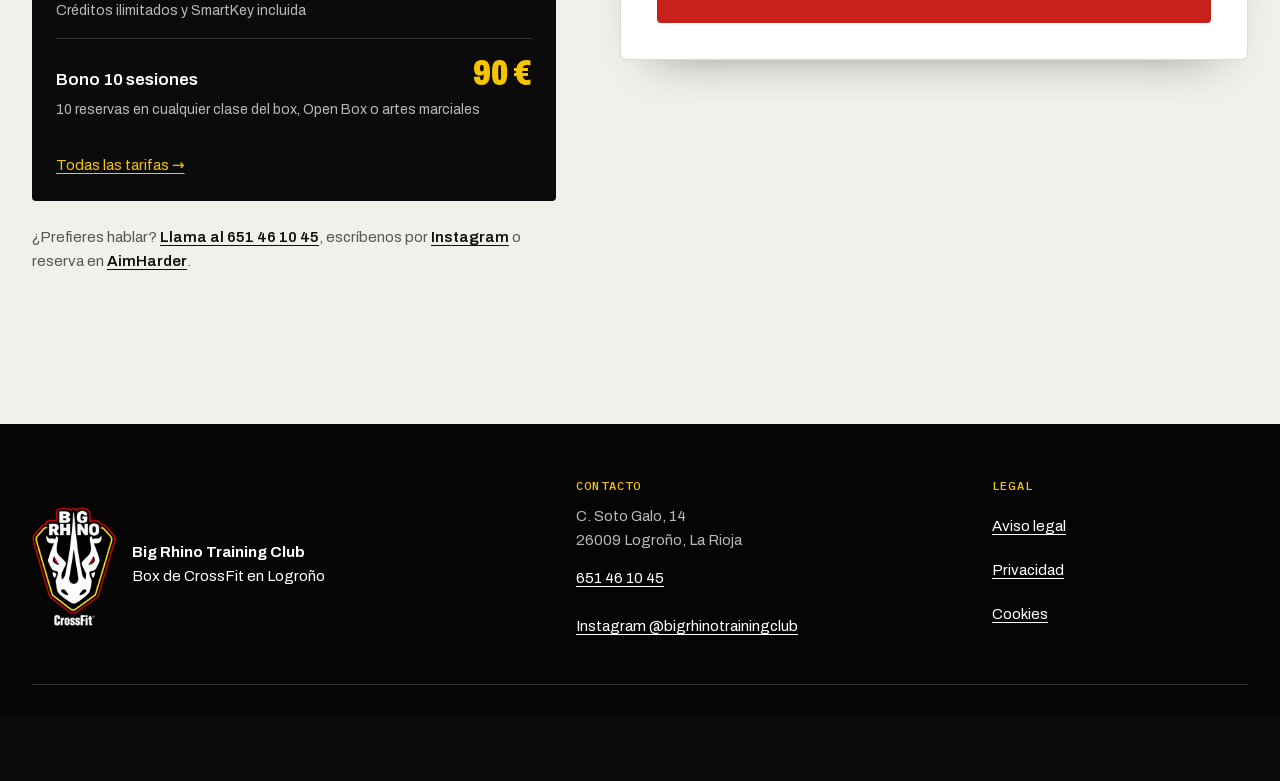
<file: prueba.html>
<!doctype html>
<html lang="es">
<head>
  <meta charset="utf-8">
  <meta name="viewport" content="width=device-width, initial-scale=1, viewport-fit=cover">
  <title>Clase de prueba | Big Rhino Training Club, Logroño</title>
  <meta name="description" content="Pide tu clase de prueba en Big Rhino Training Club, Logroño: elige la clase que quieres probar y te contactamos para cerrar día y hora.">
  <!-- BORRADOR: quitar esta línea cuando el propietario apruebe la web y haya dominio definitivo -->
  <meta name="robots" content="noindex, nofollow">
  <meta name="theme-color" content="#0b0b0b">
  <meta property="og:type" content="website">
  <meta property="og:locale" content="es_ES">
  <meta property="og:title" content="Clase de prueba · Big Rhino Training Club">
  <meta property="og:description" content="Elige la clase que quieres probar en Big Rhino, Logroño.">
  <link rel="icon" href="favicon.png" type="image/png">
  <link rel="apple-touch-icon" href="apple-touch-icon.png">
  <link rel="preload" href="assets/fonts/archivo-var-latin.woff2" as="font" type="font/woff2" crossorigin>
  <link rel="stylesheet" href="assets/css/styles.css?v=34">
  <script>document.documentElement.classList.add('js');</script>
  <script src="assets/js/telon.js?v=4"></script>
</head>
<body class="pagina-clases pagina-prueba">
  <a class="saltar-enlace" href="#contenido">Saltar al contenido</a>

  <div class="aviso-borrador" id="aviso-borrador" hidden>
    <p><strong>Maqueta de la nueva web de Big Rhino Training Club</strong> para revisar con el propietario. No es la web oficial.</p>
  </div>

  <header class="cabecera cabecera--solida" id="cabecera">
    <div class="cabecera__in">
      <a class="marca" href="index.html" aria-label="Big Rhino Training Club, ir al inicio">
        <img class="marca__emblema" src="assets/img/logo/logo-escudo-160.webp" width="160" height="203" alt="">
        <span class="marca__texto">Big Rhino <small>Training Club</small></span>
      </a>
      <button class="menu-boton" id="menu-boton" type="button" aria-expanded="false" aria-controls="menu">
        <span class="menu-boton__barras" aria-hidden="true"></span>
        <span class="menu-boton__texto">Menú</span>
      </button>
      <nav class="menu" id="menu" aria-label="Principal">
        <ul>
          <li><a href="index.html">Inicio</a></li>
          <li><a href="clases.html">Entrenamientos</a></li>
          <li><a href="box.html">El box</a></li>
          <li><a href="horarios.html">Horarios</a></li>
          <li><a href="contacto.html">Contacto</a></li>
        </ul>
        <a class="boton boton--rojo menu__cta" href="prueba.html" aria-current="page">Clase de prueba</a>
      </nav>
    </div>
  </header>

  <main id="contenido">
    <!-- ======================================================= CABECERA -->
    <section class="clases-portada" aria-labelledby="titulo-prueba-pag">
      <div class="contenedor">
        <p class="etiqueta"><span class="discos" aria-hidden="true"></span>Primera visita · Big Rhino</p>
        <h1 class="clases-portada__titulo" id="titulo-prueba-pag">Clase <span>de prueba</span></h1>
        <p class="clases-portada__texto">Déjanos tus datos y la clase que quieres probar. Te contactamos para cerrar día y hora.</p>
      </div>
    </section>

    <!-- ======================================================= FORMULARIO -->
    <section class="seccion seccion--papel seccion--pegada" id="solicitud" aria-labelledby="titulo-solicitud">
      <div class="contenedor rejilla-solicitud">
        <div class="solicitud__info">
          <h2 id="titulo-solicitud">Así funciona</h2>
          <ol class="pasos pasos--claro">
            <li><strong>Rellena el formulario.</strong> Tus datos y la clase que te interesa.</li>
            <li><strong>Te contactamos.</strong> Para cerrar día y hora contigo.</li>
            <li><strong>Ven al box.</strong> C. Soto Galo, 14, Logroño. Con ropa cómoda y ganas.</li>
          </ol>
          <dl class="prueba__datos prueba__datos--claro">
            <div><dt>Precio de la clase de prueba</dt><dd id="prueba-precio">Te lo confirmamos al reservar</dd></div>
            <div><dt>Condiciones</dt><dd id="prueba-condiciones">Te las contamos al cerrar día y hora</dd></div>
          </dl>
          <div class="tarifas tarifas--claro" id="tarifas" hidden>
            <h3>Si después te quedas</h3>
            <ul id="lista-tarifas"></ul>
            <p class="tarifas__mas"><a href="clases.html#tarifas">Todas las tarifas →</a></p>
          </div>
          <p class="solicitud__otros">¿Prefieres hablar? <a data-tel href="tel:+34651461045">Llama al 651 46 10 45</a>, escríbenos por <a data-enlace="instagramMensaje" href="https://ig.me/m/bigrhinotrainingclub" target="_blank" rel="noopener">Instagram</a> o reserva en <a data-reservas href="https://crossfitbigrhino.aimharder.com/schedule" target="_blank" rel="noopener">AimHarder</a>.</p>
        </div>

        <form class="formulario" id="form-prueba" novalidate>
          <h2 class="formulario__titulo">Tus datos</h2>
          <div class="campo">
            <label for="f-nombre">Nombre y apellidos</label>
            <input id="f-nombre" name="nombre" type="text" autocomplete="name" required maxlength="80">
            <p class="campo__error" id="e-nombre" hidden>Escribe tu nombre.</p>
          </div>
          <div class="campo campo--doble">
            <div>
              <label for="f-telefono">Teléfono</label>
              <div class="telefono">
                <select id="f-prefijo" name="prefijo" aria-label="Prefijo del país" autocomplete="tel-country-code">
                <option value="+34" data-pais="ES" selected>🇪🇸 +34 · España</option>
                <option value="+351" data-pais="PT">🇵🇹 +351 · Portugal</option>
                <option value="+33" data-pais="FR">🇫🇷 +33 · Francia</option>
                <option value="+376" data-pais="AD">🇦🇩 +376 · Andorra</option>
                <option value="+39" data-pais="IT">🇮🇹 +39 · Italia</option>
                <option value="+49" data-pais="DE">🇩🇪 +49 · Alemania</option>
                <option value="+44" data-pais="GB">🇬🇧 +44 · Reino Unido</option>
                <option value="+353" data-pais="IE">🇮🇪 +353 · Irlanda</option>
                <option value="+31" data-pais="NL">🇳🇱 +31 · Países Bajos</option>
                <option value="+32" data-pais="BE">🇧🇪 +32 · Bélgica</option>
                <option value="+41" data-pais="CH">🇨🇭 +41 · Suiza</option>
                <option value="+40" data-pais="RO">🇷🇴 +40 · Rumanía</option>
                <option value="+359" data-pais="BG">🇧🇬 +359 · Bulgaria</option>
                <option value="+48" data-pais="PL">🇵🇱 +48 · Polonia</option>
                <option value="+380" data-pais="UA">🇺🇦 +380 · Ucrania</option>
                <option value="+995" data-pais="GE">🇬🇪 +995 · Georgia</option>
                <option value="+212" data-pais="MA">🇲🇦 +212 · Marruecos</option>
                <option value="+213" data-pais="DZ">🇩🇿 +213 · Argelia</option>
                <option value="+221" data-pais="SN">🇸🇳 +221 · Senegal</option>
                <option value="+92" data-pais="PK">🇵🇰 +92 · Pakistán</option>
                <option value="+86" data-pais="CN">🇨🇳 +86 · China</option>
                <option value="+1" data-pais="US">🇺🇸 +1 · Estados Unidos / Canadá</option>
                <option value="+52" data-pais="MX">🇲🇽 +52 · México</option>
                <option value="+53" data-pais="CU">🇨🇺 +53 · Cuba</option>
                <option value="+1" data-pais="DO">🇩🇴 +1 · República Dominicana</option>
                <option value="+504" data-pais="HN">🇭🇳 +504 · Honduras</option>
                <option value="+505" data-pais="NI">🇳🇮 +505 · Nicaragua</option>
                <option value="+57" data-pais="CO">🇨🇴 +57 · Colombia</option>
                <option value="+58" data-pais="VE">🇻🇪 +58 · Venezuela</option>
                <option value="+593" data-pais="EC">🇪🇨 +593 · Ecuador</option>
                <option value="+51" data-pais="PE">🇵🇪 +51 · Perú</option>
                <option value="+591" data-pais="BO">🇧🇴 +591 · Bolivia</option>
                <option value="+595" data-pais="PY">🇵🇾 +595 · Paraguay</option>
                <option value="+598" data-pais="UY">🇺🇾 +598 · Uruguay</option>
                <option value="+54" data-pais="AR">🇦🇷 +54 · Argentina</option>
                <option value="+56" data-pais="CL">🇨🇱 +56 · Chile</option>
                <option value="+55" data-pais="BR">🇧🇷 +55 · Brasil</option>
                <option value="otro">🌐 Otro país (escribe el prefijo)</option>
                </select>
                <input id="f-telefono" name="telefono" type="tel" autocomplete="tel-national" inputmode="tel" required maxlength="20" aria-describedby="e-telefono">
              </div>
              <p class="campo__error" id="e-telefono" hidden>Escribe un teléfono de 9 cifras.</p>
            </div>
            <div>
              <label for="f-email">Correo <span class="campo__opcional">(opcional)</span></label>
              <input id="f-email" name="email" type="email" autocomplete="email" maxlength="100" aria-describedby="e-email">
              <p class="campo__error" id="e-email" hidden>Revisa el correo.</p>
            </div>
          </div>
          <div class="campo">
            <label for="f-clase">¿Qué clase quieres probar?</label>
            <select id="f-clase" name="clase" required aria-describedby="e-clase">
              <option value="">Elige una clase</option>
            </select>
            <p class="campo__error" id="e-clase" hidden>Elige una clase.</p>
          </div>
          <fieldset class="campo">
            <legend>¿Cuándo te viene mejor?</legend>
            <div class="opciones">
              <label class="opcion"><input type="radio" name="cuando" value="Mañanas" id="f-cuando-m"><span>Mañanas</span></label>
              <label class="opcion"><input type="radio" name="cuando" value="Tardes" id="f-cuando-t"><span>Tardes</span></label>
              <label class="opcion"><input type="radio" name="cuando" value="Sábado" id="f-cuando-s"><span>Sábado</span></label>
              <label class="opcion"><input type="radio" name="cuando" value="Me da igual" id="f-cuando-i" checked><span>Me da igual</span></label>
            </div>
          </fieldset>
          <fieldset class="campo">
            <legend>¿Has entrenado antes?</legend>
            <div class="opciones">
              <label class="opcion"><input type="radio" name="experiencia" value="Nunca" id="f-exp-0" checked><span>Nunca</span></label>
              <label class="opcion"><input type="radio" name="experiencia" value="Por mi cuenta" id="f-exp-1"><span>Por mi cuenta</span></label>
              <label class="opcion"><input type="radio" name="experiencia" value="En otro box" id="f-exp-2"><span>En otro box</span></label>
            </div>
          </fieldset>
          <div class="campo">
            <label for="f-mensaje">Algo que debamos saber <span class="campo__opcional">(opcional)</span></label>
            <textarea id="f-mensaje" name="mensaje" rows="3" maxlength="500" placeholder="Una lesión, tu objetivo, la oposición que preparas…"></textarea>
          </div>
          <div class="campo campo--check">
            <label class="check" for="f-privacidad">
              <input id="f-privacidad" name="privacidad" type="checkbox" required aria-describedby="e-privacidad">
              <span>He leído la <a href="privacidad.html">política de privacidad</a> y acepto que Big Rhino use estos datos solo para contactarme sobre la clase de prueba.</span>
            </label>
            <p class="campo__error" id="e-privacidad" hidden>Necesitamos tu permiso para contactarte.</p>
          </div>
          <button class="boton boton--rojo boton--grande formulario__enviar" type="submit" id="f-enviar">Pedir mi clase de prueba</button>
          <div class="formulario__resultado" id="f-resultado" role="status" aria-live="polite" hidden></div>
        </form>
      </div>
    </section>
  </main>

  <footer class="pie">
    <div class="contenedor pie__rejilla">
      <div class="pie__marca">
        <img class="pie__emblema" src="assets/img/logo/logo-completo-blanco-480.webp" width="480" height="677" alt="" loading="lazy">
        <p><strong>Big Rhino Training Club</strong><br>Box de CrossFit en Logroño</p>
      </div>
      <div>
        <h2 class="pie__titulo">Contacto</h2>
        <p data-direccion>C. Soto Galo, 14<br>26009 Logroño, La Rioja</p>
        <p><a data-tel href="tel:+34651461045">651 46 10 45</a></p>
        <p><a data-enlace="instagram" href="https://www.instagram.com/bigrhinotrainingclub/" target="_blank" rel="noopener">Instagram @bigrhinotrainingclub</a></p>
      </div>
      <div>
        <h2 class="pie__titulo">Legal</h2>
        <ul class="pie__lista">
          <li><a href="aviso-legal.html">Aviso legal</a></li>
          <li><a href="privacidad.html">Privacidad</a></li>
          <li><a href="cookies.html">Cookies</a></li>
        </ul>
      </div>
    </div>
  </footer>

  <script src="assets/js/config.js?v=16"></script>
  <script src="assets/js/main.js?v=24" defer></script>
  <script src="assets/js/asistente.js?v=3" defer></script>
</body>
</html>
</file>
<file: assets/css/styles.css>
/* ==========================================================================
   BIG RHINO TRAINING CLUB · estilos
   Móvil primero. Tokens al principio: colores, tipografía, espacios.
   ========================================================================== */

@font-face {
  font-family: "Archivo";
  src: url("../fonts/archivo-var-latin.woff2") format("woff2");
  font-weight: 100 900;
  font-stretch: 62% 125%;
  font-display: swap;
}
@font-face {
  font-family: "Plex Mono";
  src: url("../fonts/ibm-plex-mono-500-latin.woff2") format("woff2");
  font-weight: 500;
  font-display: swap;
}

:root {
  /* Base negro y blanco; rojo y amarillo solo para acentos (como los discos de 25 y 15 kg). */
  --negro: #0b0b0b;
  --carbon: #151515;
  --grafito: #262626;
  --papel: #f2f0eb;
  --blanco: #ffffff;
  --tinta: #111111;
  --gris: #565656;         /* sobre papel: 6,5:1 */
  --gris-claro: #b9b9b9;   /* sobre negro: 10:1 */
  --rojo: #c8211a;         /* texto blanco encima: 5,6:1 */
  --rojo-vivo: #e0302a;
  --amarillo: #f5c400;
  --linea-clara: rgba(255, 255, 255, .16);
  --linea-oscura: rgba(0, 0, 0, .14);

  --display: "Archivo", "Arial Narrow", "Helvetica Neue", Arial, sans-serif;
  --texto: "Archivo", system-ui, -apple-system, "Segoe UI", Roboto, sans-serif;
  --mono: "Plex Mono", ui-monospace, "SF Mono", Menlo, monospace;

  --gutter: 16px;
  --ancho: 1240px;
  --radio: 4px;
  --cabecera: 64px;
  --sombra: 0 18px 40px -18px rgba(0, 0, 0, .55);
  --ease-salida: cubic-bezier(.22, 1, .36, 1);
}
@media (min-width: 720px) { :root { --gutter: 32px; --cabecera: 76px; } }

/* ------------------------------------------------------------------ base */
*, *::before, *::after { box-sizing: border-box; }
html { -webkit-text-size-adjust: 100%; scroll-behavior: smooth; scroll-padding-top: calc(var(--cabecera) + 8px); }
@media (prefers-reduced-motion: reduce) { html { scroll-behavior: auto; } }
body {
  margin: 0;
  background: var(--negro);
  color: var(--tinta);
  font-family: var(--texto);
  font-size: 1.0625rem;
  line-height: 1.6;
  font-stretch: 100%;
  text-rendering: optimizeLegibility;
  -webkit-font-smoothing: antialiased;
}
img, svg, video { display: block; max-width: 100%; }
[hidden] { display: none !important; }
a { color: inherit; text-underline-offset: .18em; text-decoration-thickness: 1px; }
a:hover { text-decoration-thickness: 2px; }
h1, h2, h3 { margin: 0; line-height: 1; }
p { margin: 0 0 1em; }
ul, ol { margin: 0; padding: 0; }
button { font: inherit; color: inherit; cursor: pointer; }
:focus-visible { outline: 3px solid var(--amarillo); outline-offset: 3px; border-radius: 2px; }
.seccion--papel :focus-visible, .seccion--roja :focus-visible { outline-color: var(--negro); }

.sr-only {
  position: absolute !important; width: 1px; height: 1px; overflow: hidden;
  clip: rect(0 0 0 0); clip-path: inset(50%); white-space: nowrap;
}
.saltar-enlace {
  position: fixed; left: 12px; top: -60px; z-index: 300;
  background: var(--amarillo); color: var(--negro); padding: 12px 16px;
  font-weight: 700; text-decoration: none; border-radius: var(--radio);
}
.saltar-enlace:focus { top: 12px; }

.contenedor { width: min(100% - 2 * var(--gutter), var(--ancho)); margin-inline: auto; }
.contenedor--estrecho { width: min(100% - 2 * var(--gutter), 860px); }

/* ---------------------------------------------------------------- botones */
.boton {
  --fondo: var(--blanco); --color: var(--negro);
  display: inline-flex; align-items: center; justify-content: center; gap: .5em;
  min-height: 48px; padding: .7em 1.25em;
  background: var(--fondo); color: var(--color);
  border: 2px solid var(--fondo); border-radius: var(--radio);
  font-family: var(--display); font-weight: 800; font-stretch: 85%;
  font-size: 1rem; letter-spacing: .04em; text-transform: uppercase; line-height: 1.1;
  text-decoration: none; text-align: center;
  transition: transform .18s var(--ease-salida), background-color .18s, border-color .18s, color .18s;
}
.boton:hover { text-decoration: none; }
.boton:active { transform: translateY(1px) scale(.985); }
.boton--grande { min-height: 56px; font-size: 1.0625rem; padding-inline: 1.5em; }
.boton--rojo { --fondo: var(--rojo); --color: var(--blanco); }
.boton--rojo:hover { --fondo: #a91a14; }
.boton--negro { --fondo: var(--negro); --color: var(--blanco); }
.boton--negro:hover { --fondo: #2b2b2b; }
.boton--blanco { --fondo: var(--blanco); --color: var(--negro); }
.boton--blanco:hover { --fondo: var(--papel); }
.boton--claro { --fondo: transparent; --color: var(--blanco); border-color: rgba(255, 255, 255, .7); }
.boton--claro:hover { border-color: var(--blanco); background: rgba(255, 255, 255, .1); }
.boton--contorno { --fondo: transparent; --color: var(--negro); border-color: var(--negro); }
.boton--contorno:hover { background: var(--negro); color: var(--blanco); }
.seccion--negra .boton--contorno, .categoria--lucha .boton--contorno { --color: var(--blanco); border-color: rgba(255, 255, 255, .75); }
.seccion--negra .boton--contorno:hover, .categoria--lucha .boton--contorno:hover { background: var(--blanco); color: var(--negro); }
.boton--amarillo { --fondo: var(--amarillo); --color: var(--negro); }
.boton--amarillo:hover { --fondo: #ffd633; }

/* --------------------------------------------------- etiquetas y pendientes */
.etiqueta, .indice {
  display: flex; align-items: center; gap: .75em;
  font-family: var(--mono); font-size: .8125rem; letter-spacing: .08em; text-transform: uppercase;
  margin: 0 0 1.25rem;
}
/* Discos de halterofilia vistos de canto: rojo (25 kg) y amarillo (15 kg). */
.discos { display: inline-flex; align-items: center; gap: 3px; }
.discos::before, .discos::after { content: ""; display: block; width: 6px; border-radius: 1px; }
.discos::before { height: 22px; background: var(--rojo-vivo); }
.discos::after { height: 16px; background: var(--amarillo); }

.indice span {
  display: inline-grid; place-items: center; min-width: 2.4em; height: 1.9em; padding: 0 .4em;
  background: var(--negro); color: var(--amarillo); border-radius: 2px;
}
.seccion--negra .indice span { background: var(--amarillo); color: var(--negro); }
.seccion--roja .indice span { background: var(--negro); color: var(--amarillo); }

.pendiente, .pendiente-marca {
  display: inline-block; font-family: var(--mono); font-size: .875rem; line-height: 1.4;
  background: var(--amarillo); color: var(--negro); padding: .3em .55em; border-radius: 2px;
}
.pendiente-marca { margin-bottom: 1.25rem; }
[data-solo-borrador] { display: none !important; }
.borrador [data-solo-borrador] { display: block !important; }
.borrador .pendiente-marca[data-solo-borrador] { display: inline-block !important; }

.nota-revision {
  margin-top: 2rem; padding: 1rem 1.1rem; border: 2px dashed var(--amarillo); border-radius: var(--radio);
  font-size: .9375rem;
}
.seccion .nota-revision h3 { font-family: var(--mono); font-stretch: 100%; font-size: .8125rem; font-weight: 500; letter-spacing: .06em; text-transform: uppercase; line-height: 1.4; margin: 0 0 .6rem; padding: 0; border: 0; }
.nota-revision p:last-child { margin-bottom: 0; }
.chips { display: flex; flex-wrap: wrap; gap: .5rem; margin: .25rem 0 .75rem; list-style: none; }
.chips li { border: 1px solid currentColor; border-radius: 999px; padding: .2em .8em; font-size: .875rem; }

/* ---------------------------------------------------- aviso de borrador */
.aviso-borrador {
  position: fixed; inset: auto 0 0 0; z-index: 90;
  background: var(--amarillo); color: var(--negro);
  font-size: .8125rem; line-height: 1.35; padding: .55rem var(--gutter);
  padding-bottom: calc(.55rem + env(safe-area-inset-bottom));
  border-top: 2px solid var(--negro);
}
.aviso-borrador p { margin: 0; max-width: var(--ancho); margin-inline: auto; }
.borrador body { padding-bottom: 64px; }
.borrador .portada__pie { margin-bottom: 52px; }
.borrador .portada { padding-bottom: 64px; } /* que el aviso fijo de borrador no tape la portada */

/* --------------------------------------------------------------- intro */
/* Vuelo 3D a través del logo. Capas del escudo separadas en profundidad:
   canto (copias oscuras de la base) · base roja y negra · anillo amarillo · rinoceronte.
   La cámara se acerca, cada capa pasa por delante y la web aparece a través del anillo. */
.intro { display: none; }
.con-intro .intro {
  position: fixed; inset: -25vh 0; z-index: 200; display: block; /* sobresale: en el móvil tapa también lo que queda tras la barra del navegador */
  background: var(--negro);
  pointer-events: none; /* nunca bloquea clics ni el desplazamiento */
  animation: intro-salvavidas 0s linear 3.4s forwards; /* por si algo falla, desaparece igual */
}
.intro__escena {
  position: absolute; inset: 0; display: grid; place-items: center; overflow: hidden;
  perspective: 1000px; perspective-origin: 50% 46%;
}
.intro__logo {
  position: relative; width: min(52vw, 280px); aspect-ratio: 932 / 1181; margin-bottom: 9%;
  transform-style: preserve-3d; opacity: 0;
}
.intro__capa {
  position: absolute; inset: 0; width: 100%; height: 100%;
  backface-visibility: hidden; transform: translateZ(var(--z, 0px));
}
.intro__canto { --z: calc(var(--i) * -3px); filter: brightness(.32); }
/* Palabra «CrossFit®» del logo oficial, bajo el escudo, en el mismo plano que la base. */
.intro__crossfit {
  position: absolute; left: 26%; width: 48%; height: auto; top: 102%;
  backface-visibility: hidden; transform: translateZ(0);
}
.intro--lista .intro__crossfit { animation: intro-apaga-base 2.3s linear forwards; }
.intro__anillo { --z: 46px; }
.intro__rino { --z: 92px; }

.intro--lista .intro__logo { animation: intro-vuelo 2.3s linear forwards; will-change: transform, opacity; }
.intro--lista .intro__capa { animation: intro-capas 2.3s linear forwards; will-change: transform; }
.intro--lista .intro__base, .intro--lista .intro__canto { animation-name: intro-capas, intro-apaga-base; }
.con-intro .intro.intro--lista { animation: intro-fundido 2.3s linear forwards; }
.con-intro.intro-en-marcha .portada { animation: intro-llegada 2.3s linear both; }

@keyframes intro-vuelo {
  0%   { opacity: 0; transform: translateZ(-1700px) rotateX(16deg) rotateY(-38deg); animation-timing-function: cubic-bezier(.16, 1, .3, 1); }
  10%  { opacity: 1; }
  44%  { opacity: 1; transform: translateZ(0) rotateX(-4deg) rotateY(9deg); animation-timing-function: ease-in-out; }
  54%  { opacity: 1; transform: translateZ(30px) rotateX(0) rotateY(0); animation-timing-function: cubic-bezier(.5, 0, 1, 1); }
  70%  { transform: translateZ(300px); animation-timing-function: linear; }
  80%  { transform: translateZ(600px); animation-timing-function: linear; }
  88%  { transform: translateZ(930px); animation-timing-function: linear; }
  100% { opacity: 1; transform: translateZ(1500px); }
}
@keyframes intro-capas {
  0%   { transform: translateZ(calc(var(--z, 0px) * 4)); animation-timing-function: cubic-bezier(.16, 1, .3, 1); }
  44%  { transform: translateZ(calc(var(--z, 0px) * .55)); }
  54%  { transform: translateZ(calc(var(--z, 0px) * .55)); animation-timing-function: cubic-bezier(.5, 0, 1, 1); }
  100% { transform: translateZ(calc(var(--z, 0px) * 3)); }
}
@keyframes intro-apaga-base { 0%, 82% { opacity: 1; } 90%, 100% { opacity: 0; } }
@keyframes intro-fundido {
  0%, 80% { background-color: rgba(11, 11, 11, 1); }
  92%, 100% { background-color: rgba(11, 11, 11, 0); }
}
@keyframes intro-llegada {
  0%, 80% { transform: scale(1.14); animation-timing-function: cubic-bezier(.22, 1, .36, 1); }
  100% { transform: scale(1); }
}
@keyframes intro-salvavidas { to { opacity: 0; visibility: hidden; } }
.con-intro .intro.intro--fuera { animation: intro-salida .25s ease-out forwards !important; }
@keyframes intro-salida { to { opacity: 0; visibility: hidden; } }
@media (prefers-reduced-motion: reduce) { .intro { display: none !important; } }

/* ------------------------------------------------------------ cabecera */
.cabecera {
  position: fixed; inset: 0 0 auto 0; z-index: 80; height: var(--cabecera);
  color: var(--blanco);
  transition: background-color .25s, box-shadow .25s;
}
.cabecera::before { /* degradado para que el menú se lea sobre el vídeo */
  content: ""; position: absolute; inset: 0 0 -24px 0; z-index: -1; pointer-events: none;
  background: linear-gradient(rgba(0, 0, 0, .55), transparent);
  transition: opacity .25s;
}
.cabecera--solida { background: rgba(11, 11, 11, .96); box-shadow: 0 1px 0 var(--linea-clara); }
.cabecera--solida::before { opacity: 0; }
@supports (backdrop-filter: blur(8px)) {
  .cabecera--solida { background: rgba(11, 11, 11, .85); backdrop-filter: blur(10px); }
}
.cabecera__in {
  height: 100%; width: min(100% - 2 * var(--gutter), var(--ancho)); margin-inline: auto;
  display: flex; align-items: center; justify-content: space-between; gap: 1rem;
}
.marca { display: flex; align-items: center; gap: .65rem; text-decoration: none; min-height: 44px; }
.marca__emblema { width: 36px; height: auto; flex: none; }
@media (min-width: 720px) { .marca__emblema { width: 44px; } }
.marca__texto {
  font-family: var(--display); font-weight: 900; font-stretch: 72%; font-size: 1.35rem;
  text-transform: uppercase; line-height: .9; letter-spacing: .01em;
}
.marca__texto small { display: block; font-family: var(--mono); font-weight: 500; font-size: .5rem; letter-spacing: .28em; color: var(--amarillo); margin-top: 4px; }

.menu-boton {
  display: inline-flex; align-items: center; gap: .6rem; min-height: 44px; padding: 0 .8rem;
  background: transparent; border: 1px solid rgba(255, 255, 255, .5); border-radius: var(--radio);
  font-family: var(--texto); font-weight: 600; font-size: .9375rem;
}
.menu-boton__barras, .menu-boton__barras::before, .menu-boton__barras::after {
  display: block; width: 18px; height: 2px; background: currentColor; border-radius: 1px;
  transition: transform .25s var(--ease-salida), opacity .2s;
}
.menu-boton__barras { position: relative; }
.menu-boton__barras::before, .menu-boton__barras::after { content: ""; position: absolute; left: 0; }
.menu-boton__barras::before { top: -6px; }
.menu-boton__barras::after { top: 6px; }
.menu-boton[aria-expanded="true"] .menu-boton__barras { background: transparent; }
.menu-boton[aria-expanded="true"] .menu-boton__barras::before { transform: translateY(6px) rotate(45deg); }
.menu-boton[aria-expanded="true"] .menu-boton__barras::after { transform: translateY(-6px) rotate(-45deg); }

.menu {
  position: fixed; inset: var(--cabecera) 0 auto 0; z-index: -1;
  background: var(--negro); border-top: 1px solid var(--linea-clara);
  padding: 1rem var(--gutter) 1.5rem;
  display: none;
}
.js .menu { display: block; visibility: hidden; opacity: 0; transform: translateY(-8px); transition: opacity .2s, transform .25s var(--ease-salida), visibility 0s .25s; }
.js .menu--abierto { visibility: visible; opacity: 1; transform: none; transition: opacity .2s, transform .25s var(--ease-salida); }
html:not(.js) .menu { display: block; position: static; }
.menu ul { list-style: none; }
.menu li a {
  display: flex; align-items: center; min-height: 56px; border-bottom: 1px solid var(--linea-clara);
  font-family: var(--display); font-weight: 800; font-stretch: 75%; font-size: 1.75rem; text-transform: uppercase;
  text-decoration: none;
}
.menu li a:hover { color: var(--amarillo); }
.menu__cta { margin-top: 1.25rem; width: 100%; }

@media (min-width: 980px) {
  .menu-boton { display: none; }
  .js .menu, .menu {
    position: static; display: flex; align-items: center; gap: 1.75rem;
    visibility: visible; opacity: 1; transform: none; background: none; border: 0; padding: 0; z-index: auto;
  }
  .menu ul { display: flex; gap: 1.6rem; }
  .menu li a {
    min-height: 44px; border: 0; font-family: var(--texto); font-stretch: 100%; font-weight: 600; font-size: .9375rem;
    letter-spacing: 0; text-transform: none; position: relative;
  }
  .menu li a::after {
    content: ""; position: absolute; left: 0; right: 0; bottom: 8px; height: 2px; background: var(--amarillo);
    transform: scaleX(0); transform-origin: left; transition: transform .25s var(--ease-salida);
  }
  .menu li a:hover { color: inherit; }
  .menu li a:hover::after, .menu li a[aria-current]::after { transform: scaleX(1); }
  .menu li a[aria-current], .menu li a[aria-current]:hover { color: var(--amarillo); }
  .menu__cta { margin: 0; width: auto; min-height: 44px; }
}

/* -------------------------------------------------------------- portada */
.portada {
  position: relative; isolation: isolate; overflow: hidden;
  min-height: 100vh; min-height: 100svh;
  display: grid; grid-template-rows: 1fr auto;
  color: var(--blanco); background: var(--negro);
}
.portada__medio, .portada__velo { position: absolute; inset: 0; z-index: -2; }
.portada__medio picture, .portada__poster, .portada__video { width: 100%; height: 100%; object-fit: cover; }
.portada__poster { object-position: 55% 40%; }
.portada__video { position: absolute; inset: 0; opacity: 0; transition: opacity .8s ease; }
.portada__video--lista { opacity: 1; }
.portada__velo {
  z-index: -1;
  background:
    linear-gradient(180deg, rgba(11, 11, 11, .35) 0%, rgba(11, 11, 11, .25) 30%, rgba(11, 11, 11, .88) 72%, var(--negro) 100%);
}
.portada__contenido {
  align-self: end;
  width: min(100% - 2 * var(--gutter), var(--ancho)); margin-inline: auto;
  padding-top: calc(var(--cabecera) + 2rem); padding-bottom: 1.5rem;
}
.portada .etiqueta { color: var(--blanco); }
.portada__titulo {
  font-family: var(--display); font-weight: 900; font-stretch: 62%;
  font-size: clamp(4.25rem, 21vw, 11rem); line-height: .84; letter-spacing: -.005em;
  text-transform: uppercase; margin-bottom: 1.25rem;
}
.portada__linea { display: block; }
.portada__linea + .portada__linea { color: var(--blanco); -webkit-text-stroke: 0; }
.portada__linea:last-child { color: var(--amarillo); }
.portada__frase { max-width: 34ch; font-size: 1.125rem; line-height: 1.5; color: #e9e9e9; margin-bottom: 1.75rem; }
.portada__acciones { display: grid; gap: .75rem; }
.valoracion {
  margin: 1.25rem 0 0; font-family: var(--mono); font-size: .8125rem; letter-spacing: .04em; color: var(--gris-claro);
}
.valoracion strong { color: var(--blanco); font-weight: 500; }
.valoracion .estrella { color: var(--amarillo); }
.portada__pie {
  width: min(100% - 2 * var(--gutter), var(--ancho)); margin-inline: auto;
  display: flex; flex-wrap: wrap; align-items: center; justify-content: space-between; gap: .5rem 1rem;
  padding-bottom: 1rem; border-top: 1px solid var(--linea-clara); padding-top: .75rem;
}
.portada__aviso { margin: 0; font-family: var(--mono); font-size: .75rem; color: var(--gris-claro); }

@media (min-width: 600px) {
  .portada__acciones { display: flex; flex-wrap: wrap; }
}
@media (min-width: 900px) {
  .portada__velo {
    background:
      linear-gradient(90deg, rgba(11, 11, 11, .92) 0%, rgba(11, 11, 11, .7) 38%, rgba(11, 11, 11, .2) 75%, rgba(11, 11, 11, .35) 100%),
      linear-gradient(180deg, transparent 60%, rgba(11, 11, 11, .8) 100%);
  }
  .portada__contenido { align-self: center; padding-top: calc(var(--cabecera) + 3rem); }
  .portada__titulo { font-size: clamp(6rem, 12.5vw, 12rem); }
  .portada__frase { font-size: 1.25rem; max-width: 38ch; }
}

/* -------------------------------------------------------------- secciones */
.seccion { padding-block: clamp(4rem, 11vw, 8.5rem); position: relative; }
.seccion--papel { background: var(--papel); color: var(--tinta); }
.seccion--negra { background: var(--negro); color: var(--blanco); }
.seccion--roja { background: var(--rojo); color: var(--blanco); }
.seccion__cabeza { margin-bottom: clamp(2rem, 5vw, 3.5rem); }
.seccion h2 {
  font-family: var(--display); font-weight: 900; font-stretch: 64%;
  font-size: clamp(2.75rem, 11vw, 6rem); line-height: .9; text-transform: uppercase; letter-spacing: -.003em;
  max-width: 16ch; text-wrap: balance;
}
.subtitulo, .seccion h3 {
  font-family: var(--display); font-weight: 800; font-stretch: 75%; text-transform: uppercase;
  font-size: clamp(1.5rem, 4.5vw, 2rem); line-height: 1; letter-spacing: .005em;
}
.fuente { font-size: .875rem; color: var(--gris); margin: 1rem 0 0; }

/* El box */
.rejilla-box { display: grid; gap: 2rem; margin-bottom: clamp(3.5rem, 8vw, 6rem); }
.entradilla { font-size: clamp(1.25rem, 3.2vw, 1.625rem); line-height: 1.35; font-weight: 500; }
.box__texto p:not(.entradilla):not(.pendiente-marca) { color: #2b2b2b; max-width: 60ch; }
.box__opiniones { border-left: 6px solid var(--negro); padding: .25rem 0 .25rem 1.25rem; }
.box__opiniones h3 { font-size: 1.375rem; margin-bottom: 1rem; max-width: 18ch; }
.lista-marcas { list-style: none; }
.lista-marcas li {
  display: flex; align-items: center; gap: .75rem; padding: .7rem 0; border-bottom: 1px solid var(--linea-oscura);
  font-family: var(--display); font-weight: 700; font-stretch: 85%; font-size: 1.25rem;
}
.lista-marcas li::before { content: ""; width: 10px; height: 10px; background: var(--rojo); flex: none; transform: rotate(45deg); }
.rejilla-box .nota-revision { border-color: #b58f00; background: #fff8d6; }
@media (min-width: 900px) {
  .rejilla-box { grid-template-columns: repeat(12, 1fr); gap: 2.5rem; align-items: start; }
  .rejilla-box .seccion__cabeza { grid-column: 1 / -1; margin-bottom: 0; }
  .box__texto { grid-column: 1 / 8; }
  .box__opiniones { grid-column: 9 / -1; }
  .rejilla-box .nota-revision { grid-column: 1 / -1; margin-top: 0; }
}

/* Galería */
.galeria__intro { max-width: 52ch; margin: -1rem 0 2rem; color: #2b2b2b; }
.galeria__mas { margin: 1.5rem 0 0; }
.galeria { display: grid; grid-template-columns: repeat(2, 1fr); gap: 8px; }
@media (min-width: 720px) { .galeria { grid-template-columns: repeat(3, 1fr); gap: 12px; } }
.galeria figure { margin: 0; overflow: hidden; background: #ddd; border-radius: var(--radio); }
.galeria img { width: 100%; height: 100%; aspect-ratio: 4 / 5; object-fit: cover; object-position: 50% 70%; }
.galeria figure:first-child { grid-column: span 2; }
.galeria figure:first-child img { aspect-ratio: 16 / 10; }
@media (min-width: 720px) { .galeria figure:first-child { grid-row: span 2; } .galeria figure:first-child img { aspect-ratio: auto; } }
@media (min-width: 720px) {
  .galeria img { aspect-ratio: 4 / 3; }
  .galeria figure:first-child img { aspect-ratio: auto; position: absolute; inset: 0; }
  .galeria figure:first-child { position: relative; }
}
.galeria__hueco {
  display: grid; place-items: center; aspect-ratio: 4 / 5; padding: 1rem; text-align: center;
  border: 2px dashed #a8a395; border-radius: var(--radio); color: var(--gris);
  font-family: var(--mono); font-size: .75rem; line-height: 1.4;
  background: repeating-linear-gradient(-45deg, transparent 0 12px, rgba(0, 0, 0, .025) 12px 24px);
}
.galeria__hueco:first-child { grid-column: span 2; aspect-ratio: 16 / 10; }
@media (min-width: 720px) { .galeria__hueco:first-child { grid-row: span 2; aspect-ratio: auto; } }
.galeria__vacia { color: var(--gris); }

/* Entrenamientos */
.modalidades { display: grid; gap: 1rem; }
.modalidad {
  position: relative; background: var(--carbon); border: 1px solid var(--linea-clara); border-radius: var(--radio);
  padding: clamp(1.5rem, 4vw, 3rem); overflow: hidden;
}
.modalidad::before { content: ""; position: absolute; inset: 0 0 auto 0; height: 6px; background: linear-gradient(90deg, var(--rojo-vivo) 0 70%, var(--amarillo) 70%); }
.seccion .modalidad__nombre {
  font-family: var(--display); font-weight: 900; font-stretch: 62%; text-transform: uppercase;
  font-size: clamp(3.5rem, 17vw, 10rem); line-height: .85; margin: .25rem 0 1.25rem; letter-spacing: -.01em;
}
.modalidad__texto { font-size: 1.125rem; max-width: 52ch; color: #e6e6e6; }
.modalidad .pendiente-marca { margin-bottom: 0; }
.seccion--negra .nota-revision { color: var(--blanco); }
@media (min-width: 900px) {
  .modalidad { display: grid; grid-template-columns: 1.2fr 1fr; gap: 3rem; align-items: end; }
  .seccion .modalidad__nombre { margin: 0; }
}

/* Horarios */
.horarios { display: grid; gap: 1.25rem; }
@media (min-width: 820px) { .horarios { grid-template-columns: 1fr 1fr; gap: 1.5rem; align-items: start; } }
.pizarra {
  background: var(--blanco); border: 10px solid var(--grafito); border-radius: 6px;
  padding: clamp(1.25rem, 3vw, 2rem); box-shadow: var(--sombra);
}
.pizarra h3 { margin-bottom: 1.25rem; padding-bottom: .75rem; border-bottom: 2px solid var(--negro); }
.tabla-horario { width: 100%; border-collapse: collapse; font-family: var(--mono); font-size: .9375rem; }
.tabla-horario th, .tabla-horario td { text-align: left; padding: .7rem 0; border-bottom: 1px solid var(--linea-oscura); vertical-align: top; }
.tabla-horario th { font-weight: 500; padding-right: 1rem; }
.tabla-horario td { text-align: right; }
.horario__nota { font-size: .875rem; color: var(--gris); margin: 1rem 0 0; }
.horarios__ayuda { margin: 1.75rem 0 0; color: #e6e6e6; }
.pizarra { color: var(--tinta); }
.seccion .pizarra .nota-revision { border-color: #b58f00; background: #fff8d6; margin-top: 1.25rem; color: var(--tinta); }
.pizarra .nota-revision .tabla-horario { font-size: .875rem; }

/* Clase de prueba */
.seccion--roja .seccion__cabeza h2 { color: var(--blanco); }
.rejilla-prueba { display: grid; gap: 1rem; }
.pasos { list-style: none; counter-reset: paso; display: grid; gap: 0; margin-bottom: 2rem; }
.pasos li {
  counter-increment: paso; display: grid; grid-template-columns: 3.25rem 1fr; gap: .25rem 1rem; align-items: baseline;
  padding: 1rem 0; border-bottom: 1px solid rgba(255, 255, 255, .3); font-size: 1.0625rem;
}
.pasos li::before {
  content: counter(paso, decimal-leading-zero); grid-row: span 2;
  font-family: var(--display); font-weight: 900; font-stretch: 62%; font-size: 2.75rem; line-height: .8; color: var(--negro);
}
.pasos strong { font-family: var(--display); font-weight: 800; font-stretch: 85%; font-size: 1.25rem; text-transform: uppercase; display: block; }
.prueba__datos { margin: 0 0 2rem; display: grid; gap: 1rem; }
.prueba__datos dt { font-family: var(--mono); font-size: .8125rem; letter-spacing: .06em; text-transform: uppercase; margin-bottom: .35rem; }
.prueba__datos dd { margin: 0; font-size: 1.125rem; font-weight: 600; }
.prueba__acciones { display: grid; gap: .75rem; }
.prueba__nota { margin: 1rem 0 0; font-size: .9375rem; color: #ffe3e1; }
.tarifas {
  margin-top: 1.5rem; background: var(--negro); color: var(--blanco); padding: 1.5rem; border-radius: var(--radio);
  align-self: start;
}
.tarifas h3 { margin-bottom: 1rem; }
.tarifas ul { list-style: none; }
.tarifa { padding: 1rem 0; border-top: 1px solid var(--linea-clara); }
.tarifa__fila { display: flex; justify-content: space-between; gap: 1rem; align-items: baseline; }
.tarifa__precio { font-family: var(--display); font-weight: 900; font-stretch: 70%; font-size: 2.25rem; line-height: 1; color: var(--amarillo); white-space: nowrap; }
.tarifa__aviso { display: block; margin-top: .6rem; }
@media (min-width: 600px) { .prueba__acciones { display: flex; flex-wrap: wrap; } }
@media (min-width: 980px) {
  .rejilla-prueba { grid-template-columns: 5fr 6fr; column-gap: 4rem; align-items: start; }
  .rejilla-prueba .seccion__cabeza { grid-row: span 2; position: sticky; top: calc(var(--cabecera) + 2rem); }
  .tarifas { margin-top: 0; grid-column: 2; }
}

/* Contacto */
.rejilla-contacto { display: grid; gap: 2rem; }
.contacto__datos address { font-style: normal; display: grid; gap: 1.25rem; margin-bottom: 1.75rem; }
.contacto__dato { margin: 0; display: grid; gap: .2rem; font-size: 1.125rem; }
.contacto__etiqueta { font-family: var(--mono); font-size: .75rem; letter-spacing: .08em; text-transform: uppercase; color: var(--gris); }
.contacto__dato a { font-weight: 600; min-height: 44px; display: inline-flex; align-items: center; justify-self: start; }
.contacto__grande { font-family: var(--display); font-weight: 900 !important; font-stretch: 70%; font-size: clamp(2.25rem, 9vw, 3.5rem); line-height: 1; text-decoration: none; }
.contacto__acciones { display: flex; flex-wrap: wrap; gap: .75rem; }
.mapa { position: relative; min-height: 320px; border-radius: var(--radio); overflow: hidden; background: var(--grafito); color: var(--blanco); }
.mapa iframe { position: absolute; inset: 0; width: 100%; height: 100%; border: 0; }
.mapa__fachada { position: absolute; inset: 0; display: grid; place-items: center; align-content: center; gap: 1rem; padding: 1.5rem; text-align: center; }
.mapa__dibujo { position: absolute; inset: 0; width: 100%; height: 100%; color: var(--blanco); }
.mapa__texto { position: relative; max-width: 30ch; margin: 0; font-size: .9375rem; color: #ddd; }
.mapa__fachada .boton { position: relative; --fondo: var(--blanco); --color: var(--negro); }
.mapa__fachada::after { /* chincheta */
  content: ""; position: absolute; left: 58%; top: 34%; width: 18px; height: 18px; background: var(--rojo-vivo);
  border: 3px solid var(--blanco); border-radius: 50% 50% 50% 0; transform: rotate(-45deg);
}
@media (min-width: 900px) {
  .rejilla-contacto { grid-template-columns: 5fr 6fr; column-gap: 4rem; }
  .rejilla-contacto .seccion__cabeza { grid-column: 1 / -1; margin-bottom: 0; }
  .mapa { min-height: 440px; }
}

/* FAQ */
.faq { border-top: 1px solid var(--linea-clara); }
.faq details { border-bottom: 1px solid var(--linea-clara); }
.faq summary {
  list-style: none; cursor: pointer; display: flex; justify-content: space-between; align-items: center; gap: 1rem;
  min-height: 64px; padding: 1rem 0;
  font-family: var(--display); font-weight: 800; font-stretch: 85%; font-size: clamp(1.125rem, 3.5vw, 1.375rem); line-height: 1.2;
}
.faq summary::-webkit-details-marker { display: none; }
.faq summary::after {
  content: ""; flex: none; width: 14px; height: 14px; margin-right: 4px;
  background: linear-gradient(var(--amarillo) 0 0) center / 100% 2px no-repeat, linear-gradient(var(--amarillo) 0 0) center / 2px 100% no-repeat;
  transition: transform .25s var(--ease-salida);
}
.faq details[open] summary::after { transform: rotate(45deg); }
.faq summary:hover { color: var(--amarillo); }
.faq__respuesta { padding: 0 0 1.25rem; color: #dcdcdc; max-width: 62ch; }
.faq__respuesta p { margin: 0; }

/* ------------------------------------------------------------------- pie */
.pie { background: #050505; color: var(--gris-claro); padding: 3.5rem 0 2rem; font-size: .9375rem; }
.pie a { color: var(--blanco); display: inline-flex; min-height: 44px; align-items: center; }
.pie p { margin: 0 0 .25rem; }
.pie__rejilla { display: grid; gap: 2rem; padding-bottom: 2rem; border-bottom: 1px solid var(--linea-clara); }
.pie__marca { display: flex; gap: 1rem; align-items: center; color: var(--blanco); }
.pie__emblema { width: 84px; height: auto; flex: none; }
.pie__titulo { font-family: var(--mono); font-size: .75rem; font-weight: 500; letter-spacing: .1em; text-transform: uppercase; color: var(--amarillo); margin-bottom: .75rem; }
.pie__lista { list-style: none; }
.pie__creditos { padding-top: 1.25rem; font-size: .8125rem; }
@media (min-width: 820px) { .pie__rejilla { grid-template-columns: 2fr 1.5fr 1fr; } }

/* --------------------------------------------- aparición suave al bajar */
.js .aparece { transform: translateY(18px); opacity: .001; transition: transform .7s var(--ease-salida), opacity .7s var(--ease-salida); }
.js .aparece.visible { transform: none; opacity: 1; }
@media (prefers-reduced-motion: reduce) {
  .js .aparece { transform: none; opacity: 1; transition: none; }
  .portada__video { transition: none; }
}

/* ------------------------------------------------------- páginas legales */
.legal { background: var(--papel); }
.legal main { width: min(100% - 2 * var(--gutter), 760px); margin: 0 auto; padding: 3rem 0 4rem; }
.legal h1 { font-family: var(--display); font-weight: 900; font-stretch: 64%; font-size: clamp(2.5rem, 10vw, 4.5rem); text-transform: uppercase; margin: 1.5rem 0; }
.legal h2 { font-family: var(--display); font-weight: 800; font-stretch: 80%; font-size: 1.5rem; margin: 2rem 0 .75rem; }
.legal a { min-height: 44px; display: inline-flex; align-items: center; }

/* =========================================================================
   ENTRENAMIENTOS EN EL INICIO: lista de clases que lleva a clases.html
   ========================================================================= */
.entrenamientos__intro { max-width: 56ch; color: #dedede; font-size: 1.125rem; margin: -1rem 0 2rem; }
.modalidades { display: grid; gap: 0; border-top: 1px solid var(--linea-clara); }
@media (min-width: 900px) { .modalidades { grid-template-columns: 1fr 1fr; column-gap: 3rem; } }
.mini-clase {
  display: grid; grid-template-columns: 2.5rem 1fr auto; gap: 1rem; align-items: center;
  padding: 1.1rem 0; border-bottom: 1px solid var(--linea-clara); text-decoration: none; color: var(--blanco);
}
.mini-clase__num { font-family: var(--mono); font-size: .8125rem; color: var(--amarillo); }
.mini-clase__cuerpo { display: grid; gap: .15rem; }
.mini-clase__etiqueta { font-family: var(--mono); font-size: .75rem; letter-spacing: .08em; text-transform: uppercase; color: var(--gris-claro); }
.mini-clase__nombre { font-family: var(--display); font-weight: 900; font-stretch: 70%; font-size: clamp(1.5rem, 5vw, 2rem); line-height: 1; text-transform: uppercase; }
.mini-clase__resumen { font-size: .9375rem; color: #cfcfcf; }
.mini-clase__flecha { font-size: 1.5rem; color: var(--amarillo); transition: transform .25s var(--ease-salida); }
.mini-clase:hover .mini-clase__nombre { color: var(--amarillo); }
.mini-clase:hover .mini-clase__flecha { transform: translateX(6px); }
.entrenamientos__mas { margin: 2.5rem 0 0; }
.tarifas__mas { margin: 1rem 0 0; font-size: .9375rem; }
.tarifas__mas a { color: var(--amarillo); }
.tarifa__concepto { font-weight: 600; }
.tarifa__detalle { display: block; margin-top: .35rem; font-size: .875rem; color: var(--gris-claro); }

/* =========================================================================
   PÁGINA DE CLASES
   ========================================================================= */
.pagina-clases main { padding-top: var(--cabecera); }
.clases-portada { background: var(--negro); color: var(--blanco); padding: clamp(3rem, 9vw, 6.5rem) 0 clamp(2.5rem, 6vw, 4rem); border-bottom: 1px solid var(--linea-clara); }
.clases-portada__titulo {
  font-family: var(--display); font-weight: 900; font-stretch: 62%; text-transform: uppercase;
  font-size: clamp(4rem, 19vw, 11rem); line-height: .84; margin-bottom: 1.5rem;
}
.clases-portada__titulo span { display: block; color: var(--amarillo); }
.clases-portada__texto { max-width: 46ch; font-size: clamp(1.0625rem, 2.5vw, 1.25rem); color: #e4e4e4; }
.saltos { display: flex; flex-wrap: wrap; gap: .5rem; margin: 2rem 0 1.5rem; }
.saltos a {
  display: inline-flex; align-items: center; min-height: 44px; padding: 0 1rem; border: 1px solid rgba(255, 255, 255, .45);
  border-radius: 999px; text-decoration: none; font-family: var(--texto); font-weight: 600; font-size: .9375rem;
}
.saltos a:hover { border-color: var(--amarillo); color: var(--amarillo); }
.clases-portada__aviso { margin: 0; font-family: var(--mono); font-size: .75rem; color: var(--gris-claro); }

.categoria { padding: clamp(3.5rem, 9vw, 7rem) 0; }
.categoria--box, .categoria--servicios { background: var(--papel); color: var(--tinta); }
.categoria--lucha { background: var(--negro); color: var(--blanco); }
.categoria__cabeza { margin-bottom: clamp(2rem, 5vw, 3.5rem); }
.categoria__cabeza h2 {
  font-family: var(--display); font-weight: 900; font-stretch: 64%; text-transform: uppercase;
  font-size: clamp(2.75rem, 11vw, 6rem); line-height: .9; margin-bottom: .75rem;
}
.categoria__cabeza p { max-width: 48ch; font-size: 1.125rem; margin: 0; }
.categoria--box .categoria__cabeza p, .categoria--servicios .categoria__cabeza p { color: #2b2b2b; }
.categoria--lucha .categoria__cabeza p { color: #dcdcdc; }
.categoria__lista { display: grid; gap: clamp(3rem, 8vw, 6rem); }

.clase { display: grid; gap: 1.5rem; scroll-margin-top: calc(var(--cabecera) + 16px); }
.clase__foto { margin: 0; position: relative; overflow: hidden; border-radius: var(--radio); background: var(--grafito); }
.clase__foto img { width: 100%; height: auto; aspect-ratio: 4 / 3; object-fit: cover; }
.clase__foto figcaption {
  position: absolute; left: 8px; bottom: 8px; padding: .2em .5em; border-radius: 2px;
  background: rgba(0, 0, 0, .7); color: #f0f0f0; font-family: var(--mono); font-size: .6875rem;
}
.clase__etiqueta { margin: 0 0 .5rem; font-family: var(--mono); font-size: .8125rem; letter-spacing: .08em; text-transform: uppercase; color: var(--rojo); }
.categoria--lucha .clase__etiqueta { color: var(--amarillo); }
.seccion .clase__nombre, .clase__nombre {
  font-family: var(--display); font-weight: 900; font-stretch: 66%; text-transform: uppercase;
  font-size: clamp(2.25rem, 8vw, 3.75rem); line-height: .9; margin-bottom: 1rem;
}
.clase__texto { font-size: 1.0625rem; max-width: 58ch; }
.categoria--lucha .clase__texto { color: #e4e4e4; }
.clase__puntos { list-style: none; display: flex; flex-wrap: wrap; gap: .5rem; margin: 0 0 1.5rem; }
.clase__puntos li { border: 1px solid currentColor; border-radius: 999px; padding: .25em .85em; font-size: .875rem; }
.clase__datos { display: grid; gap: 1.25rem; padding: 1.25rem 0; border-top: 2px solid currentColor; margin-bottom: 1.25rem; }
.clase__bloque h4 { margin: 0 0 .6rem; font-family: var(--mono); font-weight: 500; font-size: .75rem; letter-spacing: .1em; text-transform: uppercase; }
.clase__horario { margin: 0; display: grid; gap: .3rem; font-size: .9375rem; }
.clase__horario div { display: grid; grid-template-columns: 6.5rem 1fr; gap: .5rem; }
.clase__horario dt { font-weight: 700; }
.clase__horario dd { margin: 0; font-family: var(--mono); font-size: .875rem; }
.clase__nota { margin: 0; font-size: .9375rem; }
.clase__tarifas { list-style: none; }
.clase__tarifas .tarifa { padding: .55rem 0; border-top: 1px solid var(--linea-oscura); }
.clase__tarifas .tarifa:first-child { border-top: 0; padding-top: 0; }
.categoria--lucha .clase__tarifas .tarifa { border-color: var(--linea-clara); }
.clase__tarifas .tarifa__concepto { font-weight: 500; font-size: .9375rem; }
.clase__tarifas .tarifa__precio { font-size: 1.75rem; color: inherit; }
.clase__tarifas .tarifa__aviso { font-size: .75rem; margin-top: .35rem; }
.clase__acciones { display: flex; flex-wrap: wrap; gap: .75rem; }
@media (min-width: 720px) { .clase__datos { grid-template-columns: 1fr 1fr; gap: 2rem; } }
@media (min-width: 980px) {
  .clase { grid-template-columns: 5fr 7fr; gap: 3.5rem; align-items: start; }
  .clase__foto { position: sticky; top: calc(var(--cabecera) + 24px); }
  .clase__foto img { aspect-ratio: 4 / 5; }
  .clase:nth-child(even) { grid-template-columns: 7fr 5fr; }
  .clase:nth-child(even) .clase__foto { order: 2; }
}

/* Horario semanal */
.rejilla-horario { display: grid; gap: 1rem; margin-bottom: 1.75rem; }
@media (min-width: 640px) { .rejilla-horario { grid-template-columns: repeat(2, 1fr); } }
@media (min-width: 1100px) { .rejilla-horario { grid-template-columns: repeat(6, 1fr); gap: .75rem; } }
.dia { background: var(--carbon); border: 1px solid var(--linea-clara); border-radius: var(--radio); padding: 1rem; }
.seccion .dia h3 { font-size: 1.375rem; margin-bottom: .75rem; padding-bottom: .5rem; border-bottom: 2px solid var(--amarillo); }
.dia ul { list-style: none; display: grid; gap: .5rem; }
.turno { display: grid; gap: .1rem; padding-left: .65rem; border-left: 4px solid var(--blanco); }
.turno--box { border-left-color: var(--rojo-vivo); }
.turno--lucha { border-left-color: var(--amarillo); }
.turno__hora { font-family: var(--mono); font-size: .75rem; color: var(--gris-claro); }
.turno__clase { font-weight: 700; font-size: .9375rem; line-height: 1.25; text-decoration: none; min-height: 24px; }
.turno__clase:hover { color: var(--amarillo); text-decoration: underline; }
.horario-nota { color: #e4e4e4; max-width: 70ch; }
.seccion--negra .fuente { color: var(--gris-claro); }
#horario .boton { margin-top: 1rem; }

/* Tabla de tarifas */
.tabla-tarifas { list-style: none; border-top: 2px solid var(--negro); }
.tabla-tarifas .tarifa { padding: 1.1rem 0; border-bottom: 1px solid var(--linea-oscura); }
.tabla-tarifas .tarifa__concepto { font-size: 1.0625rem; }
.tabla-tarifas .tarifa__precio { color: var(--negro); font-size: 2.25rem; }
.tabla-tarifas .tarifa__detalle { color: var(--gris); }
.seccion--papel .pendiente-marca { margin-top: 1rem; }

.clases-cta h2 { max-width: 20ch; margin-bottom: 2rem; }

/* =========================================================================
   PÁGINA DE HORARIOS
   ========================================================================= */
.seccion--pegada { padding-top: clamp(2.5rem, 6vw, 4rem); }
.filtros { display: flex; flex-wrap: wrap; gap: .5rem; margin-bottom: 1.5rem; }
.filtro {
  display: inline-flex; align-items: center; gap: .5rem; min-height: 44px; padding: 0 1rem;
  background: transparent; color: var(--blanco); border: 1px solid rgba(255, 255, 255, .45); border-radius: 999px;
  font-family: var(--texto); font-weight: 600; font-size: .9375rem;
}
.filtro--box::before, .filtro--lucha::before { content: ""; width: 10px; height: 10px; border-radius: 2px; }
.filtro--box::before { background: var(--rojo-vivo); }
.filtro--lucha::before { background: var(--amarillo); }
.filtro:hover { border-color: var(--blanco); }
.filtro[aria-pressed="true"] { background: var(--blanco); color: var(--negro); border-color: var(--blanco); }
.dia--hoy { border-color: var(--amarillo); box-shadow: inset 0 0 0 1px var(--amarillo); }
.seccion .dia h3 { display: flex; align-items: center; justify-content: space-between; gap: .5rem; }
.dia__hoy {
  font-family: var(--mono); font-weight: 500; font-stretch: 100%; font-size: .6875rem; letter-spacing: .08em; text-transform: uppercase;
  background: var(--amarillo); color: var(--negro); padding: .2em .5em; border-radius: 2px;
}
.dia__vacio { margin: 0; font-size: .875rem; color: var(--gris-claro); }
.nota-domingo { color: #e4e4e4; margin: 0 0 .75rem; }
.nota-domingo--hoy { color: var(--amarillo); }
.horario-acciones { display: flex; flex-wrap: wrap; gap: .75rem; margin-top: 1.5rem; }
.pizarra__etiqueta { margin: 0 0 .5rem; font-family: var(--mono); font-size: .75rem; letter-spacing: .08em; text-transform: uppercase; color: var(--rojo); }
.seccion--papel .pizarra { box-shadow: 0 14px 30px -20px rgba(0, 0, 0, .5); }
.puente-horarios { padding-block: clamp(3rem, 7vw, 5rem); }
.puente-horarios__in { display: grid; gap: 1.5rem; align-items: end; }
.puente-horarios p:not(.indice) { color: #e4e4e4; max-width: 46ch; margin: 1rem 0 0; }
@media (min-width: 820px) { .puente-horarios__in { grid-template-columns: 1fr auto; } }
.horarios__ayuda { display: flex; flex-wrap: wrap; align-items: center; gap: .75rem 1.25rem; }

/* =========================================================================
   PÁGINA DE CONTACTO Y BANDA DEL INICIO
   ========================================================================= */
.canales { display: grid; gap: 1rem; }
@media (min-width: 760px) { .canales { grid-template-columns: repeat(2, 1fr); } }
@media (min-width: 1100px) { .canales { grid-template-columns: 1.3fr 1fr 1fr; } }
.canal {
  display: flex; flex-direction: column; gap: .75rem; padding: clamp(1.25rem, 3vw, 2rem);
  background: var(--carbon); border: 1px solid var(--linea-clara); border-radius: var(--radio);
}
.canal__tipo { margin: 0; font-family: var(--mono); font-size: .75rem; letter-spacing: .1em; text-transform: uppercase; color: var(--amarillo); }
.seccion .canal__dato {
  font-family: var(--display); font-weight: 900; font-stretch: 68%; text-transform: none;
  font-size: clamp(1.5rem, 5vw, 2rem); line-height: 1.05; overflow-wrap: anywhere;
}
.seccion .canal--destacado .canal__dato { font-size: clamp(2.5rem, 9vw, 3.75rem); }
.canal__dato a { text-decoration: none; }
.canal__dato a:hover { text-decoration: underline; }
.canal__texto { margin: 0; color: #d8d8d8; flex: 1; }
.canal .boton { align-self: flex-start; }
/* Tarjeta de WhatsApp: icono verde junto a la etiqueta y botón verde. */
.canal--whatsapp .canal__tipo { display: flex; align-items: center; gap: .6rem; color: #25d366; }
.canal__icono { width: 40px; height: 40px; flex: none; padding: 7px; border-radius: 50%; background: #25d366; color: var(--blanco); border: 2px solid var(--negro); box-shadow: 0 0 0 2px #25d366; }
.boton--wa { --fondo: #25d366; --color: var(--negro); }
.boton--wa:hover { --fondo: #1ebe5b; }
.boton__icono-wa { width: 22px; height: 22px; flex: none; }
#canales .nota-revision { margin-top: 1.5rem; }
.contacto__direccion { font-size: clamp(1.5rem, 4vw, 2rem); font-family: var(--display); font-weight: 800; font-stretch: 80%; line-height: 1.15; }
.contacto__nota { margin: 1rem 0 0; font-size: .875rem; color: var(--gris); }

.contacto-banda { padding-block: clamp(3.5rem, 8vw, 6rem); }
.contacto-banda__in { display: grid; gap: 1.75rem; }
.contacto-banda h2 { margin: 0; }
.contacto-banda__datos { display: grid; gap: 1.25rem; }
.contacto-banda__datos p { margin: 0; display: grid; gap: .25rem; font-size: 1.125rem; }
@media (min-width: 900px) {
  .contacto-banda__in { grid-template-columns: 1fr 1.2fr auto; align-items: end; gap: 3rem; }
  .contacto-banda .contacto__acciones { flex-direction: column; }
}

.tarifa__precio--consultar { font-family: var(--mono); font-weight: 500; font-stretch: 100%; font-size: 1rem !important; letter-spacing: .04em; text-transform: uppercase; }

.nota-revision:empty { display: none !important; }

/* =========================================================================
   TELÓN ENTRE PÁGINAS (assets/js/telon.js)
   Panel negro con la franja roja y amarilla y el escudo en el centro.
   telon-cierra: sube y tapa la página que dejas. telon-entrada: la nueva
   página empieza tapada y el telón se retira hacia arriba.
   ========================================================================= */
html.telon-cierra body::before, html.telon-entrada body::before {
  content: ""; position: fixed; inset: -25vh 0; z-index: 400; pointer-events: none;
  background:
    linear-gradient(90deg, var(--rojo-vivo) 0 70%, var(--amarillo) 70%) 0 25vh / 100% 8px no-repeat,
    var(--negro);
  will-change: transform;
}
html.telon-cierra body::after, html.telon-entrada body::after {
  content: ""; position: fixed; left: 50%; top: 50%; z-index: 401; pointer-events: none;
  width: min(36vw, 170px); aspect-ratio: 932 / 1181;
  background: url("../img/logo/logo-escudo-480.webp") center / contain no-repeat;
  translate: -50% -50%;
  will-change: transform, opacity;
}
html.telon-cierra body::before { animation: telon-sube .42s cubic-bezier(.7, 0, .3, 1) both; }
html.telon-cierra body::after { animation: telon-logo-entra .24s cubic-bezier(.22, 1, .36, 1) .24s both; }
html.telon-entrada body::before { animation: telon-se-va .55s cubic-bezier(.7, 0, .3, 1) .28s both; }
html.telon-entrada body::after { animation: telon-logo-sale .32s cubic-bezier(.5, 0, .75, 0) .2s both; }
@keyframes telon-sube { from { transform: translateY(100%); } to { transform: translateY(0); } }
@keyframes telon-se-va { from { transform: translateY(0); } to { transform: translateY(-100%); } }
@keyframes telon-logo-entra { from { opacity: 0; transform: scale(.7); } to { opacity: 1; transform: scale(1); } }
@keyframes telon-logo-sale { from { opacity: 1; transform: scale(1); } to { opacity: 0; transform: scale(1.12) translateY(-30px); } }
@media (prefers-reduced-motion: reduce) {
  html.telon-cierra body::before, html.telon-entrada body::before,
  html.telon-cierra body::after, html.telon-entrada body::after { display: none; }
}

/* Bienvenida al entrar a la web (telon-inicio): el escudo aparece sobre negro, se
   queda un instante y la cámara hace zoom a través de él; el fondo se abre y la
   página llega con un ligero zoom de vuelta. Unos 1,7 s; se corta con cualquier
   tecla, clic o gesto. */
html.telon-inicio body::before {
  content: ""; position: fixed; inset: -25vh 0; z-index: 400; pointer-events: none;
  background: var(--negro);
  animation: telon-fondo-abre .45s cubic-bezier(.4, 0, .2, 1) 1.12s both;
}
html.telon-inicio body::after {
  content: ""; position: fixed; left: 50%; top: 50%; z-index: 401; pointer-events: none;
  width: min(42vw, 210px); aspect-ratio: 932 / 1181;
  margin: calc(min(42vw, 210px) * -1181 / 932 / 2) 0 0 calc(min(42vw, 210px) / -2);
  background: url("../img/logo/logo-escudo-480.webp") center / contain no-repeat;
  transform-origin: 50% 47%;
  will-change: transform, opacity;
  animation: telon-zoom-logo 1.55s linear both;
}
html.telon-inicio main, html.telon-inicio .cabecera { animation: telon-pagina-llega .7s cubic-bezier(.22, 1, .36, 1) 1.1s both; }
@keyframes telon-zoom-logo {
  0%   { opacity: 0; transform: scale(.82); animation-timing-function: cubic-bezier(.22, 1, .36, 1); }
  28%  { opacity: 1; transform: scale(1); animation-timing-function: linear; }
  46%  { opacity: 1; transform: scale(1.06); animation-timing-function: cubic-bezier(.75, 0, .9, .3); }
  86%  { opacity: 1; transform: scale(22); }
  100% { opacity: 0; transform: scale(34); }
}
@keyframes telon-fondo-abre { from { opacity: 1; } to { opacity: 0; } }
@keyframes telon-pagina-llega { from { transform: scale(1.08); } to { transform: none; } }
html.telon-inicio-fuera body::before, html.telon-inicio-fuera body::after { animation: intro-salida .25s ease-out forwards !important; }
@media (prefers-reduced-motion: reduce) {
  html.telon-inicio body::before, html.telon-inicio body::after { display: none; }
  html.telon-inicio main, html.telon-inicio .cabecera { animation: none; }
}

/* Página o sección en la que estás, marcada en el menú (móvil: en amarillo con una barra). */
.menu li a[aria-current] { color: var(--amarillo); }
@media (max-width: 979px) {
  .menu li a[aria-current]::before { content: ""; width: 6px; height: 1.1em; margin-right: .6rem; background: var(--amarillo); border-radius: 1px; }
}

/* Horario de atención (horarios.html): filas grandes, «Hoy» y «Abierto ahora». */
.pizarra--apertura h3 { margin-bottom: 1rem; }
.apertura__estado {
  display: inline-flex; align-items: center; gap: .55rem; margin: 0 0 1.25rem;
  padding: .45rem .8rem; border-radius: 999px; background: #f1f1f1; color: var(--tinta);
  font-family: var(--mono); font-size: .8125rem; letter-spacing: .02em;
}
.apertura__punto { width: 10px; height: 10px; border-radius: 50%; background: var(--rojo); flex: none; }
.apertura__estado--abierto { background: #e7f5ea; color: #14532d; }
.apertura__estado--abierto .apertura__punto { background: #1f9d48; box-shadow: 0 0 0 4px rgba(31, 157, 72, .18); }
.apertura { list-style: none; border-top: 2px solid var(--negro); }
.apertura__fila {
  display: flex; justify-content: space-between; align-items: center; gap: 1rem;
  padding: 1rem .25rem; border-bottom: 1px solid var(--linea-oscura);
}
.apertura__fila--hoy { background: #fff7d1; margin-inline: -.75rem; padding-inline: 1rem; border-radius: 4px; border-bottom-color: transparent; }
.apertura__dias { display: inline-flex; align-items: center; gap: .6rem; font-weight: 700; font-size: 1.0625rem; }
.apertura__hoy {
  font-family: var(--mono); font-weight: 500; font-size: .6875rem; letter-spacing: .08em; text-transform: uppercase;
  background: var(--negro); color: var(--amarillo); padding: .2em .5em; border-radius: 2px;
}
.apertura__horas { display: inline-flex; align-items: baseline; gap: .45rem; font-family: var(--display); font-stretch: 75%; font-size: clamp(1.5rem, 4vw, 2rem); line-height: 1; white-space: nowrap; }
.apertura__horas strong { font-weight: 900; }
.apertura__guion { color: var(--gris); font-weight: 400; }
.apertura__horas--cerrado { font-weight: 800; color: var(--gris); text-transform: uppercase; font-size: clamp(1.25rem, 3.5vw, 1.5rem); }
.apertura__nota { margin: 1.25rem 0 0; font-size: .9375rem; color: var(--gris); }
.apertura__nota a { color: var(--tinta); font-weight: 600; }
@media (max-width: 420px) {
  .apertura__fila { flex-direction: column; align-items: flex-start; gap: .35rem; }
}

/* =========================================================================
   INICIO: banda de clase de prueba (la página completa está en prueba.html)
   ========================================================================= */
.prueba-banda { padding-block: clamp(3.5rem, 8vw, 6rem); }
.prueba-banda__in { display: grid; gap: 1.75rem; align-items: end; }
.prueba-banda h2 { margin: 0; color: var(--blanco); }
.prueba-banda__texto { margin: 1rem 0 0; max-width: 44ch; font-size: 1.125rem; color: #fff1f0; }
.prueba-banda__acciones { display: flex; flex-wrap: wrap; gap: .75rem; }
@media (min-width: 900px) { .prueba-banda__in { grid-template-columns: 1fr auto; gap: 3rem; } }
.menu__cta[aria-current] { box-shadow: inset 0 0 0 2px var(--amarillo); }

/* =========================================================================
   PÁGINA DEL BOX
   ========================================================================= */
.pagina-box .galeria__mas { margin-top: 1.5rem; }
.rasgos { list-style: none; display: grid; gap: 1rem; }
@media (min-width: 820px) { .rasgos { grid-template-columns: repeat(3, 1fr); } }
.rasgo { display: flex; flex-direction: column; gap: .75rem; padding: clamp(1.25rem, 3vw, 1.75rem); background: var(--carbon); border: 1px solid var(--linea-clara); border-top: 4px solid var(--rojo-vivo); border-radius: var(--radio); }
.rasgo:nth-child(2) { border-top-color: var(--amarillo); }
.rasgo:nth-child(3) { border-top-color: var(--blanco); }
.seccion .rasgo h3 { font-size: clamp(1.5rem, 4vw, 2rem); }
.rasgo p { margin: 0; color: #dcdcdc; flex: 1; }
.rasgo a { color: var(--amarillo); font-weight: 600; min-height: 44px; display: inline-flex; align-items: center; }

/* =========================================================================
   PÁGINA DE CLASE DE PRUEBA: información + formulario
   ========================================================================= */
.rejilla-solicitud { display: grid; gap: clamp(2rem, 5vw, 4rem); }
@media (min-width: 980px) { .rejilla-solicitud { grid-template-columns: 5fr 6fr; align-items: start; } .solicitud__info { position: sticky; top: calc(var(--cabecera) + 2rem); } }
.solicitud__info h2 { margin-bottom: 1.5rem; }
.pasos--claro li { border-bottom-color: var(--linea-oscura); }
.pasos--claro li::before { color: var(--rojo); }
.prueba__datos--claro dt { color: var(--gris); }
.prueba__datos--claro dd { font-size: 1.0625rem; }
.tarifas--claro { margin: 0 0 1.5rem; }
.solicitud__otros { font-size: .9375rem; color: var(--gris); }
.solicitud__otros a { color: var(--tinta); font-weight: 600; }

.formulario {
  background: var(--blanco); border-radius: 6px; border: 1px solid var(--linea-oscura);
  padding: clamp(1.25rem, 4vw, 2.25rem); box-shadow: 0 24px 48px -32px rgba(0, 0, 0, .45);
  display: grid; gap: 1.25rem; border-top: 6px solid var(--rojo);
}
.seccion .formulario__titulo { font-size: clamp(1.75rem, 5vw, 2.25rem); margin: 0; }
.campo { display: grid; gap: .4rem; margin: 0; padding: 0; border: 0; min-width: 0; }
.campo--doble { grid-template-columns: 1fr; gap: 1.25rem; }
.campo--doble > div { display: grid; gap: .4rem; min-width: 0; }
@media (min-width: 560px) { .campo--doble { grid-template-columns: 3fr 2fr; } }
.campo label, .campo legend { font-weight: 700; font-size: .9375rem; color: var(--tinta); padding: 0; }
.campo legend { margin-bottom: .5rem; }
.campo__opcional { font-weight: 400; color: var(--gris); }
.campo input[type="text"], .campo input[type="tel"], .campo input[type="email"], .campo select, .campo textarea {
  width: 100%; min-height: 50px; padding: .7rem .85rem; font: inherit; font-size: 1rem; color: var(--tinta);
  background: #fafaf8; border: 2px solid #cfcdc6; border-radius: var(--radio); transition: border-color .15s, box-shadow .15s;
}
.campo textarea { min-height: 96px; resize: vertical; }
.campo select { appearance: none; background-image: linear-gradient(45deg, transparent 50%, var(--tinta) 50%), linear-gradient(-45deg, transparent 50%, var(--tinta) 50%); background-position: calc(100% - 20px) 55%, calc(100% - 14px) 55%; background-size: 6px 6px; background-repeat: no-repeat; padding-right: 2.5rem; }
.campo input:focus, .campo select:focus, .campo textarea:focus { outline: none; border-color: var(--negro); box-shadow: 0 0 0 3px rgba(245, 196, 0, .55); }
.campo [aria-invalid="true"] { border-color: var(--rojo); }
.campo__error { margin: 0; color: var(--rojo); font-size: .875rem; font-weight: 600; }
.opciones { display: flex; flex-wrap: wrap; gap: .5rem; }
.opcion { position: relative; }
.opcion input { position: absolute; opacity: 0; inset: 0; margin: 0; cursor: pointer; }
.opcion span {
  display: inline-flex; align-items: center; min-height: 44px; padding: 0 1rem; border: 2px solid #cfcdc6; border-radius: 999px;
  font-weight: 600; font-size: .9375rem; background: #fafaf8; transition: background-color .15s, border-color .15s, color .15s;
}
.opcion input:checked + span { background: var(--negro); border-color: var(--negro); color: var(--blanco); }
.opcion input:focus-visible + span { outline: 3px solid var(--amarillo); outline-offset: 2px; }
.check { display: grid; grid-template-columns: auto 1fr; gap: .75rem; align-items: start; font-weight: 400 !important; font-size: .9375rem !important; line-height: 1.5; }
.check input { width: 22px; height: 22px; margin-top: 2px; accent-color: var(--rojo); }
.check a { color: var(--tinta); font-weight: 600; }
.formulario__enviar { width: 100%; }
.formulario__enviar:disabled { opacity: .6; cursor: wait; }
.formulario__resultado { display: grid; gap: .75rem; padding: 1.25rem; border-radius: var(--radio); background: #fff7d1; border: 2px solid var(--amarillo); }
.formulario__resultado p { margin: 0; }
.formulario__resultado--ok { background: #e7f5ea; border-color: #1f9d48; }
.formulario__resultado--error { background: #fde8e7; border-color: var(--rojo); }
.formulario__resultado-titulo { font-family: var(--display); font-weight: 900; font-stretch: 70%; text-transform: uppercase; font-size: 1.5rem; line-height: 1; }
.formulario__resumen { margin: 0; padding: .9rem 1rem; background: var(--blanco); border-radius: var(--radio); font-family: var(--mono); font-size: .8125rem; line-height: 1.6; white-space: pre-wrap; overflow-wrap: anywhere; }
.formulario__acciones { display: flex; flex-wrap: wrap; gap: .5rem; }

.boton--whatsapp { --fondo: #1f7a45; --color: var(--blanco); justify-self: start; }
.boton--whatsapp:hover { --fondo: #17613a; }

/* Teléfono con selector de prefijo por país */
.telefono { display: grid; grid-template-columns: minmax(0, 7.5rem) minmax(0, 1fr); gap: .5rem; }
.campo .telefono select { padding-left: .6rem; padding-right: 1.9rem; background-position: calc(100% - 16px) 55%, calc(100% - 10px) 55%; text-overflow: ellipsis; }

/* =========================================================================
   CLASES: las fotos van apareciendo al bajar
   Una franja roja barre el hueco de la foto y, al retirarse, deja la imagen
   descubierta, que se asienta con un ligero zoom. Las fotos de la izquierda
   salen desde la izquierda y las de la derecha desde la derecha.
   ========================================================================= */
.clase__foto { overflow: hidden; }
.clase__foto::after {
  content: ""; position: absolute; inset: 0; z-index: 2; pointer-events: none;
  background: var(--rojo-vivo); transform: scaleX(0); transform-origin: left center;
}
.categoria--lucha .clase__foto::after { background: var(--amarillo); }
.js .clase.aparece .clase__foto img { clip-path: inset(0 100% 0 0); transform: scale(1.22); }
.js .clase.aparece:nth-child(even) .clase__foto img { clip-path: inset(0 0 0 100%); }
.js .clase.aparece.visible .clase__foto img {
  clip-path: inset(0 0 0 0); transform: scale(1);
  transition: clip-path .01s linear .55s, transform 1.4s cubic-bezier(.22, 1, .36, 1) .55s;
}
.js .clase.aparece.visible .clase__foto::after { animation: foto-barrido 1.05s cubic-bezier(.77, 0, .18, 1) .1s both; }
.js .clase.aparece.visible:nth-child(even) .clase__foto::after { animation-name: foto-barrido-derecha; }
@keyframes foto-barrido {
  0% { transform: scaleX(0); transform-origin: left center; }
  45% { transform: scaleX(1); transform-origin: left center; }
  55% { transform: scaleX(1); transform-origin: right center; }
  100% { transform: scaleX(0); transform-origin: right center; }
}
@keyframes foto-barrido-derecha {
  0% { transform: scaleX(0); transform-origin: right center; }
  45% { transform: scaleX(1); transform-origin: right center; }
  55% { transform: scaleX(1); transform-origin: left center; }
  100% { transform: scaleX(0); transform-origin: left center; }
}
@media (prefers-reduced-motion: reduce) {
  .js .clase.aparece .clase__foto img, .js .clase.aparece:nth-child(even) .clase__foto img { clip-path: none; transform: none; transition: none; }
  .clase__foto::after { display: none; }
}

/* =========================================================================
   ASISTENTE VIRTUAL (assets/js/asistente.js)
   ========================================================================= */
.asis-boton {
  position: fixed; z-index: 150; right: max(16px, env(safe-area-inset-right, 0px)); bottom: calc(16px + env(safe-area-inset-bottom, 0px));
  display: inline-flex; align-items: center; gap: .55rem; min-height: 54px; padding: 0 1.15rem 0 .9rem;
  background: var(--rojo); color: var(--blanco); border: 2px solid var(--negro); border-radius: 999px;
  font-family: var(--texto); font-weight: 700; font-size: 1rem; box-shadow: 0 12px 30px -10px rgba(0, 0, 0, .55);
  transition: transform .2s var(--ease-salida), background-color .2s;
}
.asis-boton:hover { background: #a91a14; transform: translateY(-2px); }
.asis-boton__icono {
  width: 26px; height: 22px; flex: none; position: relative; background: var(--blanco); border-radius: 8px 8px 8px 2px;
}
.asis-boton__icono::before { content: ""; position: absolute; left: 6px; right: 6px; top: 7px; height: 2px; background: var(--rojo); box-shadow: 0 5px 0 var(--rojo); border-radius: 1px; }
.asis-boton--abierto .asis-boton__texto::after { content: " · cerrar"; font-weight: 500; }
.borrador .asis-boton { bottom: calc(76px + env(safe-area-inset-bottom, 0px)); }

.asis {
  position: fixed; z-index: 151; right: max(16px, env(safe-area-inset-right, 0px)); bottom: calc(84px + env(safe-area-inset-bottom, 0px));
  width: min(390px, calc(100vw - 32px)); height: min(580px, calc(100vh - 140px)); height: min(580px, calc(100dvh - 140px));
  display: flex; flex-direction: column; overflow: hidden;
  background: var(--papel); color: var(--tinta); border-radius: 14px; border: 2px solid var(--negro);
  box-shadow: 0 30px 70px -20px rgba(0, 0, 0, .6);
  animation: asis-entra .25s var(--ease-salida);
}
.borrador .asis { bottom: calc(144px + env(safe-area-inset-bottom, 0px)); height: min(560px, calc(100dvh - 200px)); }
@keyframes asis-entra { from { opacity: 0; transform: translateY(12px) scale(.98); } to { opacity: 1; transform: none; } }
.asis__cabeza { display: flex; align-items: center; gap: .75rem; padding: .8rem 1rem; background: var(--negro); color: var(--blanco); border-bottom: 4px solid var(--rojo-vivo); }
.asis__avatar { width: 34px; height: auto; flex: none; }
.asis__cabeza > div { flex: 1; min-width: 0; }
.asis__titulo { margin: 0; font-family: var(--display); font-weight: 900; font-stretch: 75%; text-transform: uppercase; font-size: 1.25rem; line-height: 1; }
.asis__sub { margin: .25rem 0 0; font-size: .8125rem; color: var(--gris-claro); }
.asis__cerrar { width: 44px; height: 44px; flex: none; border: 0; background: transparent; color: var(--blanco); font-size: 1.75rem; line-height: 1; border-radius: 8px; }
.asis__cerrar:hover { background: rgba(255, 255, 255, .12); }
.asis__mensajes { flex: 1; overflow-y: auto; padding: 1rem; display: flex; flex-direction: column; gap: .6rem; overscroll-behavior: contain; }
.asis__msg { max-width: 88%; padding: .7rem .9rem; border-radius: 14px; font-size: .9375rem; line-height: 1.45; display: grid; gap: .45rem; }
.asis__msg p { margin: 0; }
.asis__msg--bot { align-self: flex-start; background: var(--blanco); border: 1px solid var(--linea-oscura); border-bottom-left-radius: 4px; }
.asis__msg--yo { align-self: flex-end; background: var(--negro); color: var(--blanco); border-bottom-right-radius: 4px; }
.asis__lista { margin: 0; padding-left: 1.1rem; display: grid; gap: .2rem; }
.asis__enlace { justify-self: start; display: inline-flex; align-items: center; min-height: 36px; padding: 0 .85rem; border-radius: 999px; background: var(--rojo); color: var(--blanco); text-decoration: none; font-weight: 700; font-size: .875rem; }
.asis__enlace:hover { background: #a91a14; }
.asis__enlace-linea { color: var(--tinta); font-weight: 700; }
.asis__acciones { display: flex; flex-wrap: wrap; gap: .4rem; }
.asis__boton { display: inline-flex; align-items: center; min-height: 36px; padding: 0 .85rem; border-radius: 999px; background: var(--negro); color: var(--blanco); text-decoration: none; font-weight: 700; font-size: .875rem; }
.asis__boton--claro { background: transparent; color: var(--tinta); border: 2px solid var(--negro); }
.asis__escribiendo { display: inline-flex; gap: 4px; padding: .85rem 1rem; }
.asis__escribiendo span { width: 7px; height: 7px; border-radius: 50%; background: var(--gris); animation: asis-punto 1s infinite ease-in-out; }
.asis__escribiendo span:nth-child(2) { animation-delay: .15s; }
.asis__escribiendo span:nth-child(3) { animation-delay: .3s; }
@keyframes asis-punto { 0%, 80%, 100% { opacity: .3; transform: translateY(0); } 40% { opacity: 1; transform: translateY(-3px); } }
.asis__rapidas { display: flex; gap: .4rem; padding: .5rem 1rem; overflow-x: auto; border-top: 1px solid var(--linea-oscura); scrollbar-width: none; }
.asis__rapidas::-webkit-scrollbar { display: none; }
.asis__chip { flex: none; min-height: 36px; padding: 0 .85rem; border-radius: 999px; border: 2px solid var(--negro); background: var(--blanco); color: var(--tinta); font-family: var(--texto); font-weight: 600; font-size: .875rem; white-space: nowrap; }
.asis__chip:hover { background: var(--negro); color: var(--blanco); }
.asis__form { display: flex; gap: .5rem; padding: .75rem 1rem 1rem; background: var(--papel); }
.asis__entrada { flex: 1; min-width: 0; min-height: 46px; padding: 0 .9rem; border: 2px solid #cfcdc6; border-radius: 999px; font: inherit; font-size: 1rem; background: var(--blanco); color: var(--tinta); }
.asis__entrada:focus { outline: none; border-color: var(--negro); box-shadow: 0 0 0 3px rgba(245, 196, 0, .55); }
.asis__enviar { width: 46px; height: 46px; flex: none; border: 0; border-radius: 50%; background: var(--rojo); color: var(--blanco); font-size: 1.1rem; }
.asis__enviar:hover { background: #a91a14; }
@media (max-width: 520px) {
  .asis { right: 0; left: 0; bottom: 0; width: 100%; height: min(78dvh, 640px); border-radius: 16px 16px 0 0; border-left: 0; border-right: 0; border-bottom: 0; padding-bottom: env(safe-area-inset-bottom, 0px); }
  .borrador .asis { bottom: 0; height: min(78dvh, 640px); }
  .asis-abierto .asis-boton { display: none; }
}
@media (prefers-reduced-motion: reduce) { .asis, .asis__escribiendo span { animation: none; } }

/* Botón flotante de WhatsApp, encima de «¿Dudas?» (lo crea asistente.js si hay
   `whatsapp` en config.js). Verde WhatsApp con borde negro como el resto. */
.wa-flota {
  position: fixed; z-index: 150; right: max(16px, env(safe-area-inset-right, 0px)); bottom: calc(82px + env(safe-area-inset-bottom, 0px));
  display: grid; place-items: center; width: 56px; height: 56px;
  background: #25d366; color: var(--blanco); border: 2px solid var(--negro); border-radius: 50%;
  box-shadow: 0 12px 30px -10px rgba(0, 0, 0, .55);
  transition: transform .2s var(--ease-salida), background-color .2s;
}
.wa-flota:hover { background: #1ebe5b; transform: translateY(-2px); }
.wa-flota:focus-visible { outline: 3px solid var(--amarillo); outline-offset: 3px; }
.wa-flota__icono { width: 30px; height: 30px; }
.borrador .wa-flota { bottom: calc(142px + env(safe-area-inset-bottom, 0px)); }
.asis-abierto .wa-flota { display: none; }
.asis__boton--wa { background: #25d366; color: var(--negro); }
.asis__boton--wa:hover { background: #1ebe5b; }

/* =========================================================================
   INICIO: tira de fotos del box
   ========================================================================= */
.tira-box { margin-top: clamp(3rem, 7vw, 5rem); display: grid; gap: 12px; }
.tira-box__fotos { display: grid; grid-auto-flow: column; grid-auto-columns: 58%; gap: 12px; overflow-x: auto; scroll-snap-type: x mandatory; padding-bottom: .25rem; scrollbar-width: none; }
.tira-box__fotos::-webkit-scrollbar { display: none; }
.tira-box__foto { position: relative; display: block; overflow: hidden; border-radius: var(--radio); scroll-snap-align: start; background: var(--grafito); }
.tira-box__foto img { width: 100%; aspect-ratio: 3 / 4; object-fit: cover; transition: transform .8s var(--ease-salida), filter .4s; }
.tira-box__foto:hover img { transform: scale(1.06); }
.tira-box__foto::after { content: ""; position: absolute; inset: auto 0 0 0; height: 5px; background: var(--rojo-vivo); transform: scaleX(0); transform-origin: left; transition: transform .4s var(--ease-salida); }
.tira-box__foto:nth-child(even)::after { background: var(--amarillo); }
.tira-box__foto:hover::after, .tira-box__foto:focus-visible::after { transform: scaleX(1); }
.tira-box__mas { justify-self: start; display: inline-flex; align-items: center; gap: .6rem; min-height: 48px; padding: 0 1.25rem; border-radius: 999px; background: var(--negro); color: var(--blanco); text-decoration: none; font-weight: 700; }
.tira-box__mas span:last-child { transition: transform .25s var(--ease-salida); }
.tira-box__mas:hover span:last-child { transform: translateX(5px); }
@media (min-width: 760px) {
  .tira-box { grid-template-columns: 1fr auto; align-items: end; }
  .tira-box__fotos { grid-auto-flow: row; grid-template-columns: repeat(4, 1fr); overflow: visible; }
  .tira-box__foto:nth-child(even) { transform: translateY(28px); }
  .tira-box__mas { grid-column: 1 / -1; justify-self: end; margin-top: 2.5rem; }
}
/* Las fotos suben una tras otra al aparecer la tira */
.js .tira-box.aparece { opacity: 1; transform: none; }
.js .tira-box.aparece .tira-box__foto img { clip-path: inset(100% 0 0 0); transform: scale(1.18); }
.js .tira-box.aparece.visible .tira-box__foto img { clip-path: inset(0 0 0 0); transform: scale(1); transition: clip-path .9s cubic-bezier(.77, 0, .18, 1) calc(var(--i) * .12s), transform 1.4s var(--ease-salida) calc(var(--i) * .12s); }
.js .tira-box.aparece.visible .tira-box__foto:hover img { transform: scale(1.06); transition: transform .8s var(--ease-salida); }

/* =========================================================================
   INICIO: hoy en Big Rhino
   ========================================================================= */
.hoy__cabeza { display: flex; flex-wrap: wrap; justify-content: space-between; align-items: flex-end; gap: 1rem 2rem; margin-bottom: clamp(1.75rem, 4vw, 2.5rem); }
.hoy__cabeza h2 { margin-bottom: .5rem; }
.hoy__fecha { margin: 0; font-size: 1.125rem; color: var(--gris); }
.hoy__estado { display: inline-flex; align-items: center; gap: .6rem; margin: 0; padding: .6rem 1.1rem; border-radius: 999px; background: var(--negro); color: var(--blanco); font-weight: 700; }
.hoy__punto { width: 11px; height: 11px; border-radius: 50%; background: var(--rojo-vivo); flex: none; }
.hoy__estado--abierto .hoy__punto { background: #2fd06b; box-shadow: 0 0 0 0 rgba(47, 208, 107, .6); animation: hoy-latido 1.8s infinite; }
@keyframes hoy-latido { 0% { box-shadow: 0 0 0 0 rgba(47, 208, 107, .55); } 70% { box-shadow: 0 0 0 12px rgba(47, 208, 107, 0); } 100% { box-shadow: 0 0 0 0 rgba(47, 208, 107, 0); } }
.hoy__cuerpo { display: grid; gap: 1.25rem; }
@media (min-width: 900px) { .hoy__cuerpo { grid-template-columns: 1fr 280px; align-items: start; } }
.hoy__clases { list-style: none; display: grid; gap: .5rem; counter-reset: none; }
.hoy__clase {
  position: relative; display: grid; grid-template-columns: 7.5rem 1fr auto; align-items: center; gap: .75rem;
  padding: .95rem 1.1rem; background: var(--blanco); border-radius: var(--radio); border-left: 6px solid var(--rojo-vivo); overflow: hidden;
  box-shadow: 0 10px 24px -20px rgba(0, 0, 0, .5);
}
.hoy__clase--lucha { border-left-color: var(--amarillo); }
.hoy__hora { font-family: var(--mono); font-size: .875rem; color: var(--gris); }
.hoy__nombre { font-family: var(--display); font-weight: 800; font-stretch: 80%; font-size: clamp(1.125rem, 3vw, 1.375rem); text-decoration: none; color: var(--tinta); }
.hoy__nombre:hover { text-decoration: underline; }
.hoy__clase--pasada { opacity: .45; box-shadow: none; }
.hoy__clase--ahora { background: var(--negro); }
.hoy__clase--ahora .hoy__nombre { color: var(--blanco); }
.hoy__clase--ahora .hoy__hora { color: var(--gris-claro); }
.hoy__clase--siguiente { outline: 2px solid var(--negro); }
.hoy__chip { justify-self: end; padding: .25rem .7rem; border-radius: 999px; background: var(--amarillo); color: var(--negro); font-weight: 700; font-size: .8125rem; white-space: nowrap; }
.hoy__chip--ahora { background: var(--rojo-vivo); color: var(--blanco); animation: hoy-parpadeo 2s infinite; }
@keyframes hoy-parpadeo { 50% { opacity: .65; } }
.hoy__progreso { position: absolute; left: 0; right: 0; bottom: 0; height: 4px; background: rgba(255, 255, 255, .15); }
.hoy__progreso::after { content: ""; position: absolute; inset: 0 auto 0 0; width: var(--p); background: var(--amarillo); }
.hoy__aviso { padding: 1.1rem 1.2rem; background: var(--blanco); border-radius: var(--radio); border-left: 6px solid var(--negro); }
.hoy__titulo-prox { margin-top: .75rem; font-family: var(--mono); font-size: .8125rem; letter-spacing: .08em; text-transform: uppercase; color: var(--gris); }
.hoy__lateral { padding: 1.25rem; background: var(--negro); color: var(--blanco); border-radius: var(--radio); display: grid; gap: .75rem; }
.seccion .hoy__lateral h3 { font-size: 1.25rem; color: var(--amarillo); }
.hoy__lateral p { margin: 0; color: #e4e4e4; }
.hoy__lateral strong { color: var(--blanco); }
.hoy__mas { margin: 1.75rem 0 0; }
@media (max-width: 520px) { .hoy__clase { grid-template-columns: 1fr auto; } .hoy__hora { grid-column: 1 / -1; } }
/* Entrada: cada fila llega desde la izquierda, una tras otra */
.hoy__clases--entra > li { animation: hoy-entra .6s var(--ease-salida) both; animation-delay: calc(var(--i, 0) * 70ms + .15s); animation-play-state: paused; }
.hoy__cuerpo.visible .hoy__clases--entra > li { animation-play-state: running; }
@keyframes hoy-entra { from { opacity: 0; transform: translateX(-24px); } }

/* =========================================================================
   INICIO: opiniones de Google (desfile continuo)
   ========================================================================= */
.opiniones { overflow: hidden; }
.opiniones__cabeza { display: flex; flex-wrap: wrap; justify-content: space-between; align-items: flex-end; gap: 1.25rem 2rem; margin-bottom: clamp(2rem, 5vw, 3rem); }
.opiniones__cabeza h2 { margin: 0; color: var(--blanco); }
.opiniones__nota { display: grid; grid-template-columns: auto auto; column-gap: .75rem; align-items: center; text-decoration: none; color: var(--blanco); }
.opiniones__cifra { grid-row: span 2; font-family: var(--display); font-weight: 900; font-stretch: 62%; font-size: clamp(3.5rem, 10vw, 5rem); line-height: .9; }
.opiniones__estrellas { color: var(--amarillo); letter-spacing: .1em; font-size: 1.25rem; }
.opiniones__total { font-weight: 600; text-decoration: underline; text-underline-offset: .2em; }
.opiniones__pista { overflow: hidden; -webkit-mask-image: linear-gradient(90deg, transparent, #000 6%, #000 94%, transparent); mask-image: linear-gradient(90deg, transparent, #000 6%, #000 94%, transparent); }
.opiniones__fila { display: flex; gap: 1rem; width: max-content; padding: .5rem 0 1rem; animation: opiniones-desfile 48s linear infinite; }
.opiniones__pista:hover .opiniones__fila, .opiniones__pista:focus-within .opiniones__fila { animation-play-state: paused; }
@keyframes opiniones-desfile { to { transform: translateX(calc(-50% - .5rem)); } }
.opinion { margin: 0; width: min(78vw, 340px); flex: none; display: grid; gap: .75rem; align-content: start; padding: 1.4rem 1.4rem 1.2rem; background: var(--blanco); color: var(--tinta); border-radius: 10px; box-shadow: 0 18px 36px -24px rgba(0, 0, 0, .6); }
.opinion:nth-child(3n+2) { transform: rotate(-1.2deg); }
.opinion:nth-child(3n) { transform: rotate(1deg); }
.opinion__estrellas { color: var(--rojo); letter-spacing: .12em; }
.opinion blockquote { margin: 0; }
.opinion p { margin: 0; font-size: 1.0625rem; line-height: 1.45; font-weight: 500; }
.opinion figcaption { font-size: .875rem; color: var(--gris); font-weight: 600; }
@media (prefers-reduced-motion: reduce) {
  .opiniones__fila { animation: none; flex-wrap: wrap; width: auto; padding-inline: var(--gutter); }
  .opiniones__pista { -webkit-mask-image: none; mask-image: none; }
  .hoy__clases--entra > li, .hoy__estado--abierto .hoy__punto, .hoy__chip--ahora { animation: none; }
  .js .tira-box.aparece .tira-box__foto img { clip-path: none; transform: none; }
}
</file>
